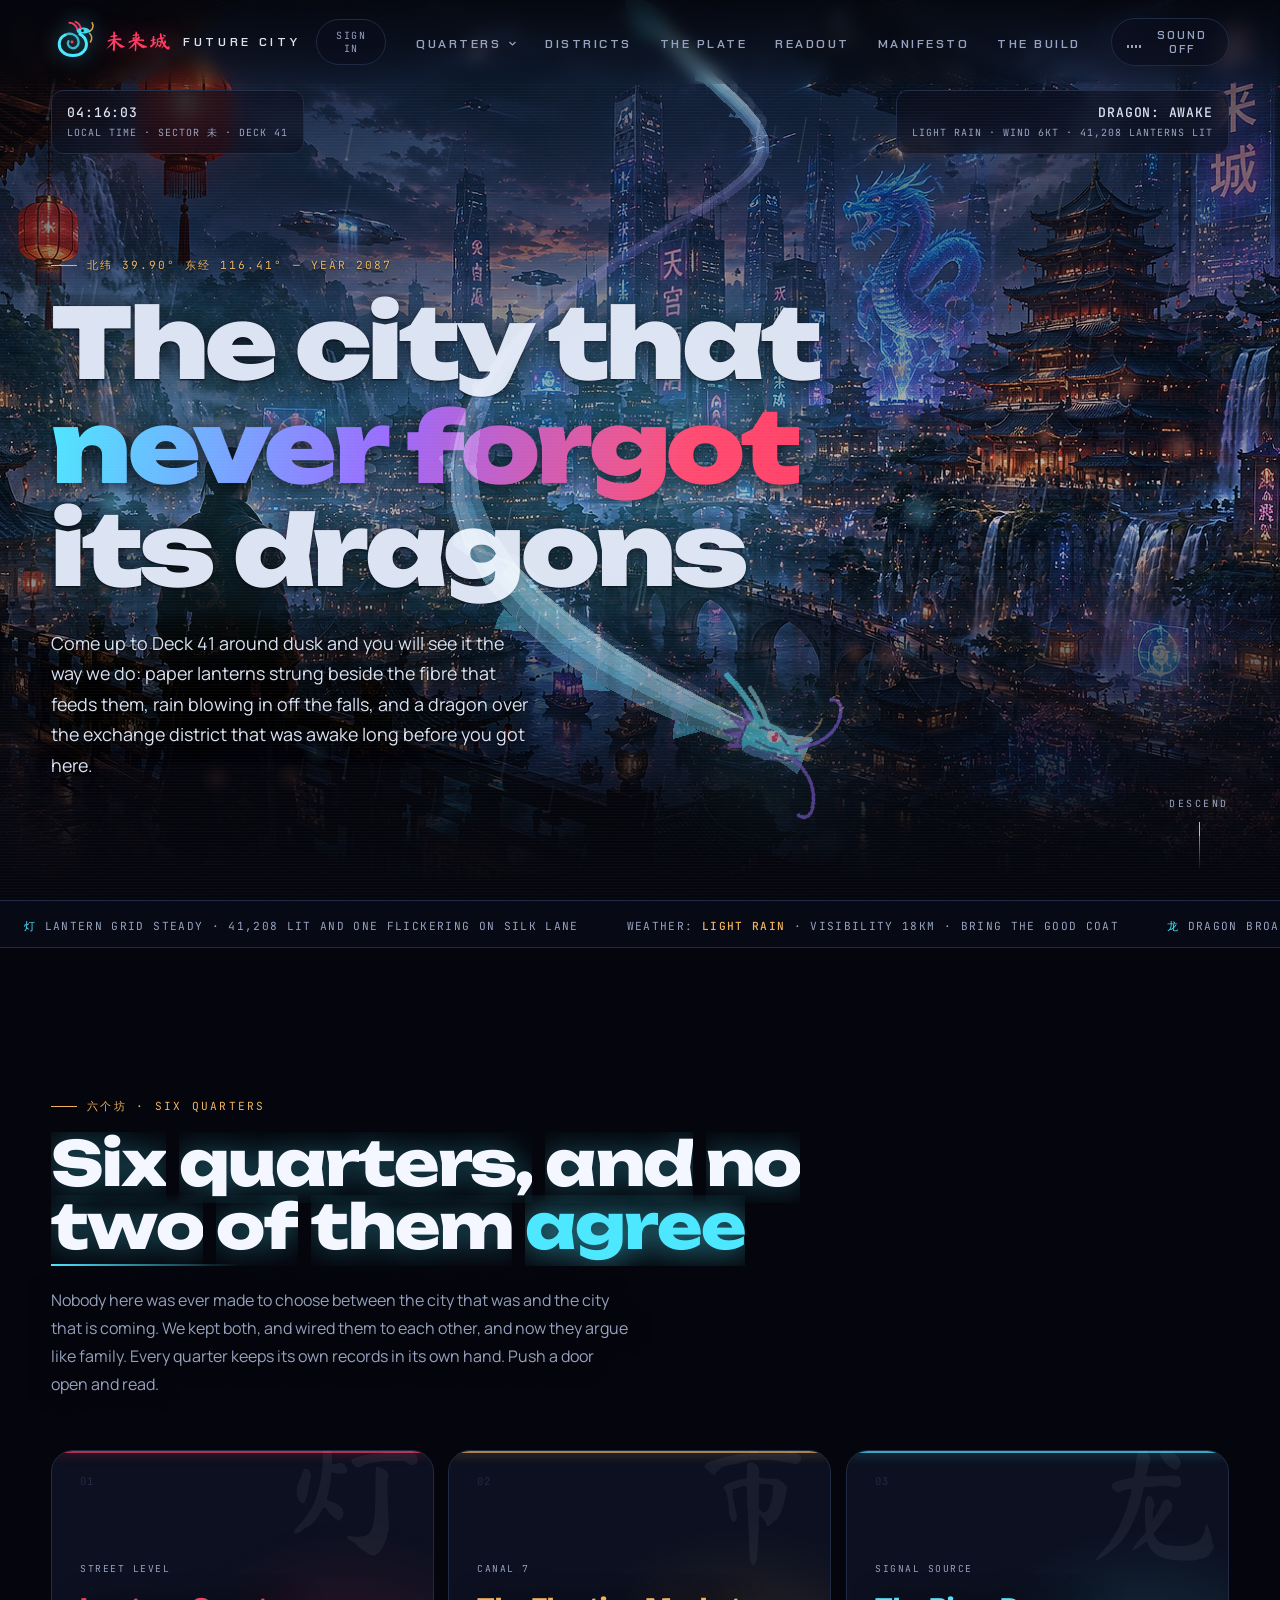
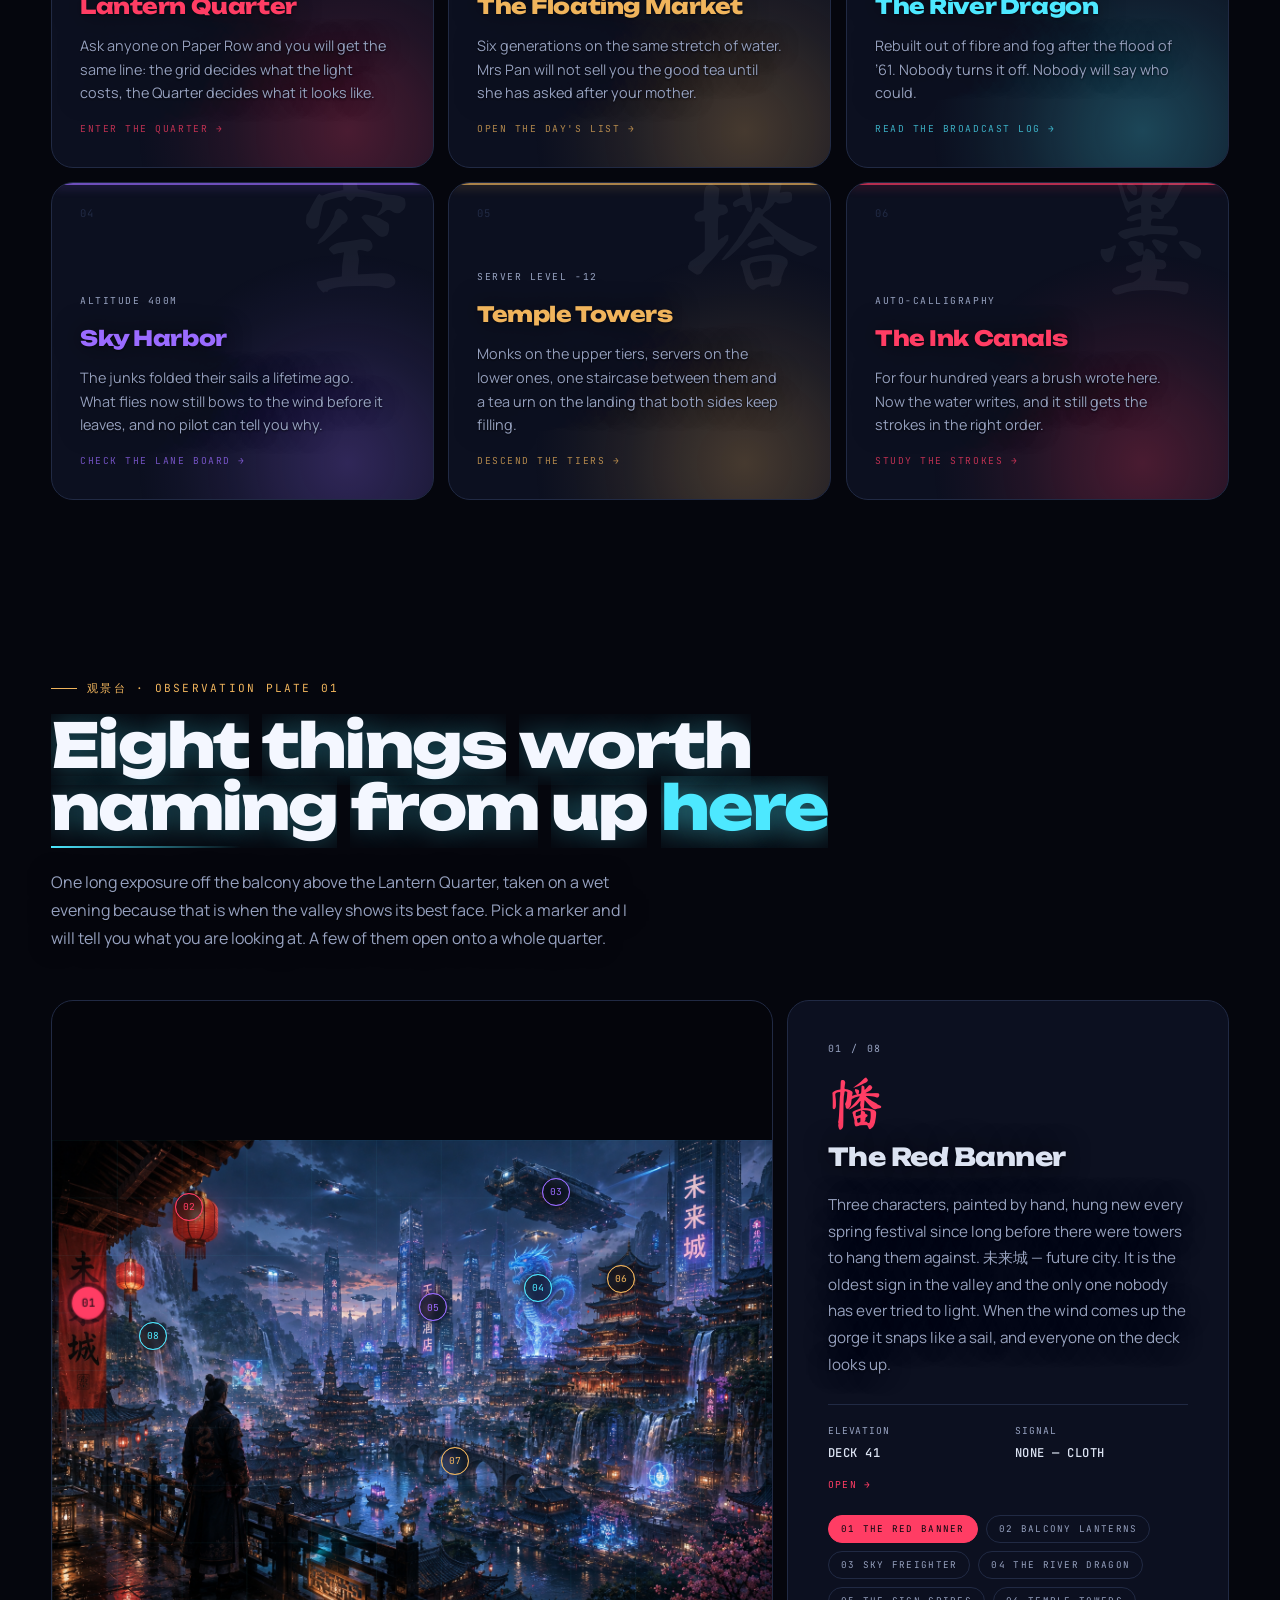
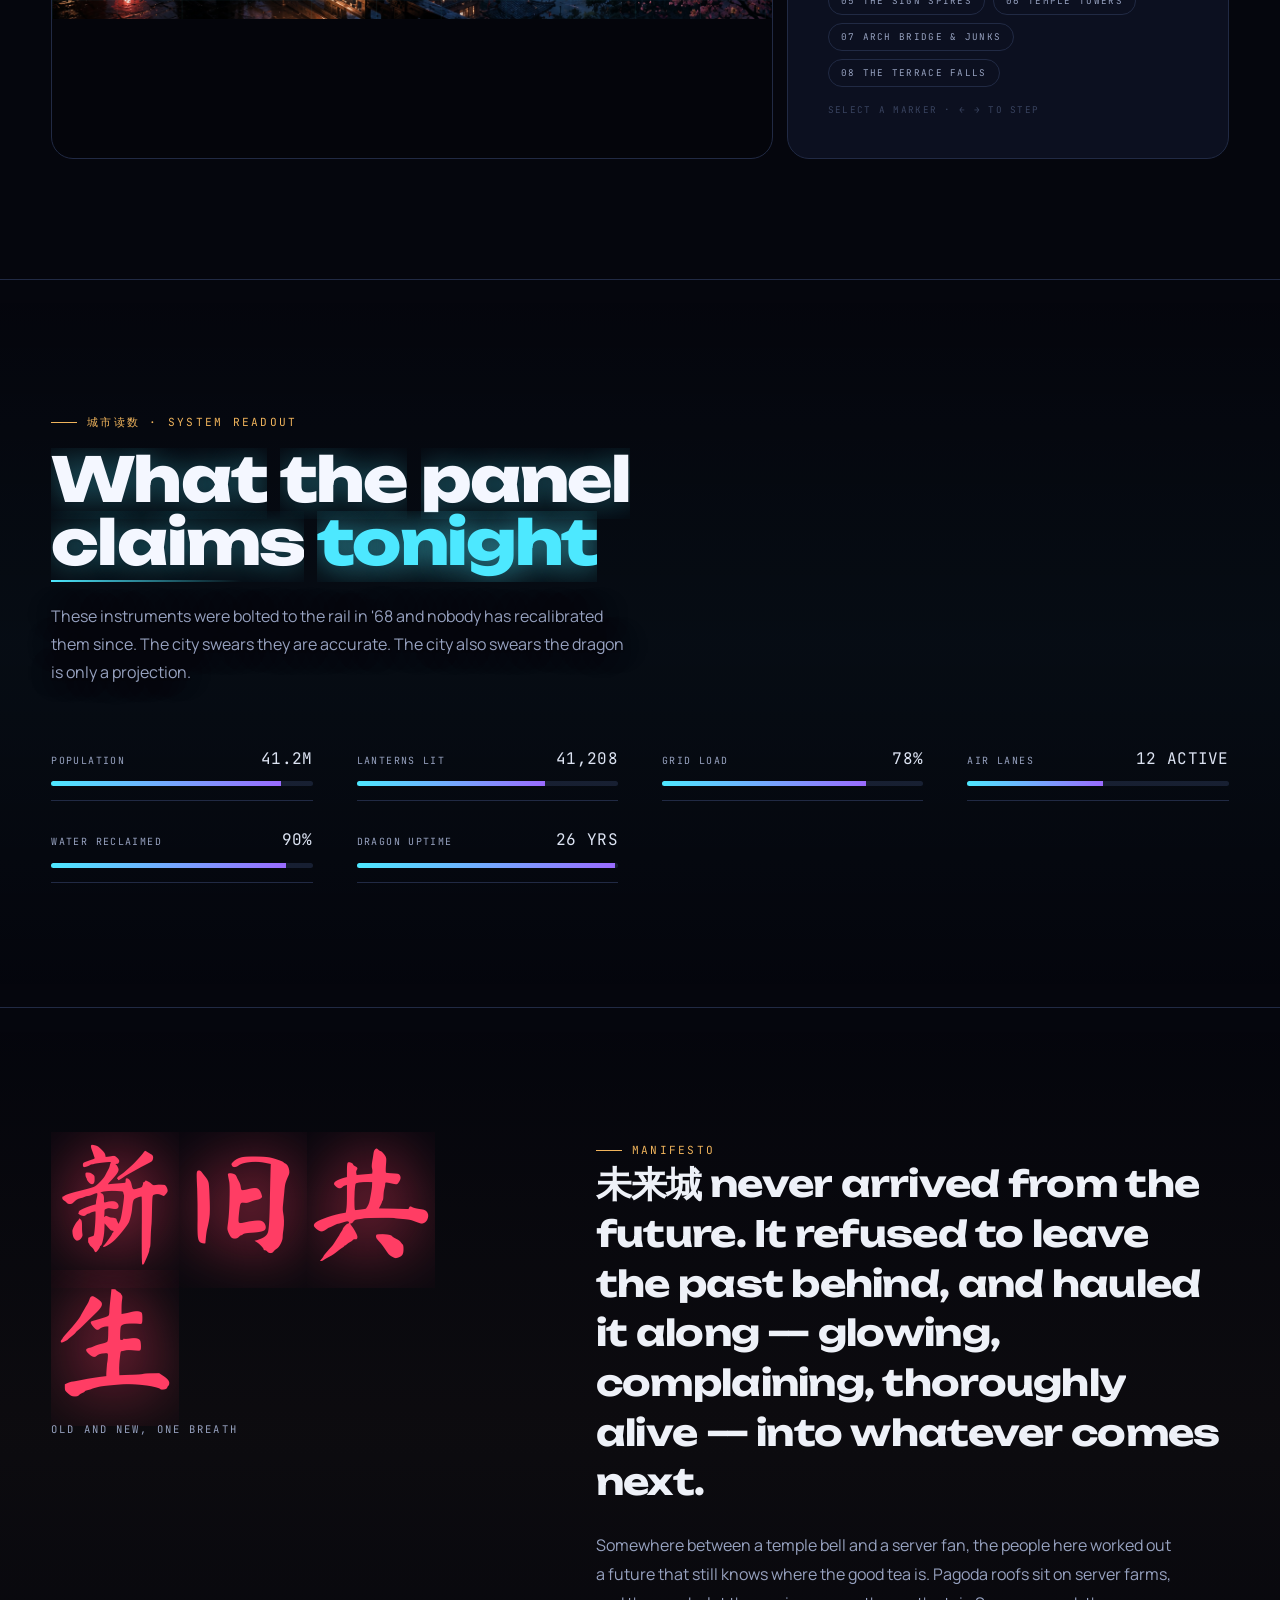
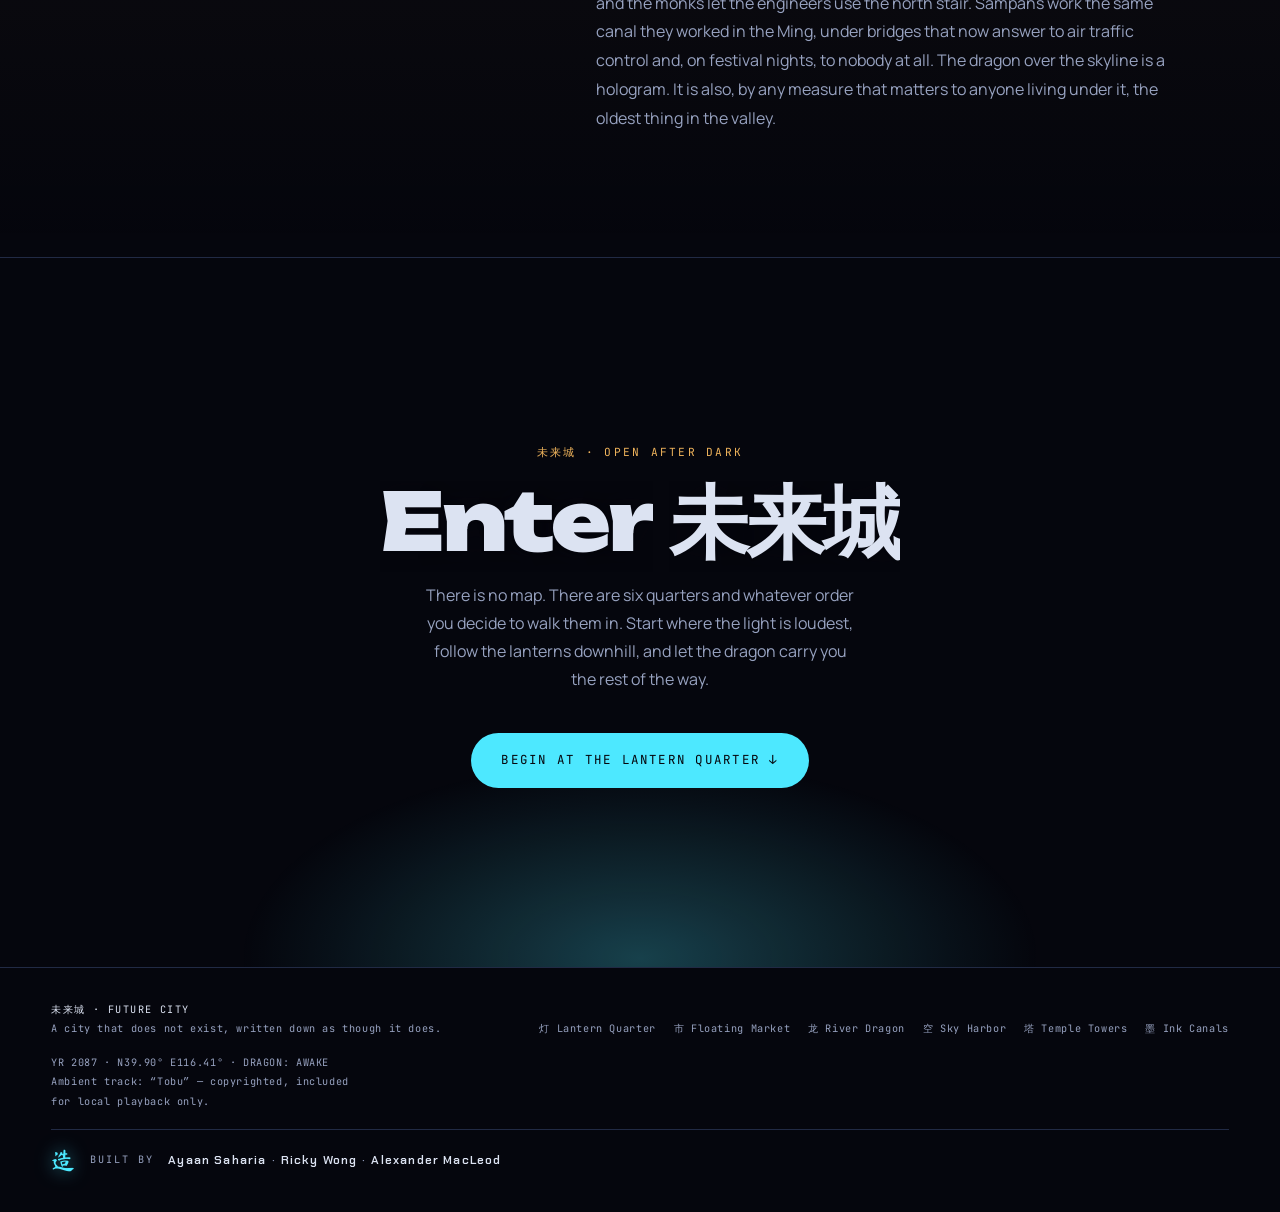
<file: index.html>
<!doctype html>
<html lang="en">
<head>
<meta charset="utf-8">
<meta name="viewport" content="width=device-width, initial-scale=1">
<title>未来城 · FUTURE CITY — Observation Deck</title>
<meta name="author" content="Ayaan Saharia, Ricky Wong, Alexander MacLeod">
<meta name="description" content="未来城 — a city that never chose between the temple and the server farm. Come up to Deck 41, and look at it the way we do.">
<link rel="preconnect" href="https://fonts.googleapis.com">
<link rel="preconnect" href="https://fonts.gstatic.com" crossorigin>
<link href="https://fonts.googleapis.com/css2?family=Unbounded:wght@400;600;700;800;900&family=Chakra+Petch:wght@500;600;700&family=Ma+Shan+Zheng&family=Manrope:wght@400;500;600;700&family=JetBrains+Mono:wght@400;500&display=swap" rel="stylesheet">
<link rel="icon" href="data:image/svg+xml,<svg xmlns='http://www.w3.org/2000/svg' viewBox='0 0 48 48'><rect width='48' height='48' rx='11' fill='%2305060d'/><path d='M33 15C41 19 43 29 37 35 31 41 19 41 13 35 7 29 9 19 16 16' fill='none' stroke='%234de8ff' stroke-width='4' stroke-linecap='round' stroke-linejoin='round'/><path d='M16 16C22 13 29 15 31 21 33 27 29 32 24 31' fill='none' stroke='%234de8ff' stroke-width='3' stroke-linecap='round' opacity='.75'/><path d='M29 10C35 6 43 7 45 12 41 15 34 15 30 13Z' fill='%234de8ff'/><path d='M30 9C28 4 25 2 21 2' fill='none' stroke='%23ff3d64' stroke-width='2.6' stroke-linecap='round'/><path d='M44 12C48 10 49 5 47 2' fill='none' stroke='%23f0b45c' stroke-width='2' stroke-linecap='round'/><circle cx='36' cy='11' r='1.7' fill='%2305060d'/></svg>">
<link rel="stylesheet" href="assets/site.css">
<link rel="stylesheet" href="assets/admin.css">
</head>
<body style="--accent:#4de8ff; --accent-2:#9a6bff">

<svg width="0" height="0" style="position:absolute" aria-hidden="true">
  <filter id="glow" x="-200%" y="-200%" width="500%" height="500%">
    <feGaussianBlur stdDeviation="4" result="blur"/>
    <feMerge><feMergeNode in="blur"/><feMergeNode in="SourceGraphic"/></feMerge>
  </filter>
  <!-- The city art is 1536x1024 and every screen asks for more than that, so
       the browser is always enlarging it. This is an unsharp mask to take the
       edge off that: it puts no detail back, it just stops the detail that is
       there from going soft on the way up. -->
  <filter id="crisp" x="0" y="0" width="100%" height="100%" color-interpolation-filters="sRGB">
    <feConvolveMatrix order="3" preserveAlpha="true"
      kernelMatrix="0 -0.35 0  -0.35 2.4 -0.35  0 -0.35 0"/>
  </filter>
</svg>

<div class="loader" id="loader">
  <span class="lglyph" style="color:var(--crimson)">未来城</span>
  <span class="lmark">Synchronizing lantern grid</span>
  <div class="lbar"><div class="lfill" id="loaderFill"></div></div>
</div>

<canvas id="ambient" aria-hidden="true"></canvas>
<div class="noise" aria-hidden="true"></div>
<div class="scanlines" aria-hidden="true"></div>
<div class="cursor-glow" id="cursorGlow" aria-hidden="true"></div>
<div class="cursor-ring" id="cursorRing" aria-hidden="true"></div>
<svg id="dragon" aria-hidden="true"><path id="dragonPath"/><g id="dragonHead"></g></svg>

<audio id="track" loop preload="none">
  <source src="Tobu%20Song%20Copyrighted.mp4" type="audio/mp4">
</audio>

<nav class="topbar">
  <a class="brand" href="index.html">
    <svg class="logo" viewBox="0 0 48 48" aria-hidden="true"><path class="coil" pathLength="150" d="M33 15 C41 19 43 29 37 35 C31 41 19 41 13 35 C7 29 9 19 16 16"/><path class="coil coil-inner" pathLength="150" d="M16 16 C22 13 29 15 31 21 C33 27 29 32 24 31 C20 30 18 26 20 23"/><g class="head"><path class="jaw" d="M29 10 C35 6 43 7 45 12 C41 15 34 15 30 13 Z"/><path class="horn" d="M30 9 C28 4 25 2 21 2"/><path class="horn" d="M34 8 C33 4 31 2 28 1" opacity=".7"/><path class="whisk" d="M44 12 C48 10 49 5 47 2"/><path class="whisk" d="M44 14 C47 17 47 21 45 24"/><circle class="eye" cx="36" cy="11" r="1.5"/></g><circle class="spark" cx="24" cy="24" r="1.6"/></svg>
    <span class="brand-name">未来城</span>
    <span class="brand-word">FUTURE&nbsp;CITY</span>
  </a>
  <div class="nav-right">
    <ul class="nav-links">
      <li class="nav-menu" id="navMenu">
        <button type="button" aria-expanded="false">Quarters
          <svg viewBox="0 0 12 12" fill="none" stroke="currentColor" stroke-width="1.6" aria-hidden="true"><path d="M2 4l4 4 4-4"/></svg>
        </button>
      </li>
      <li><a href="#districts">Districts</a></li>
      <li><a href="#atlas">The Plate</a></li>
      <li><a href="#readout">Readout</a></li>
      <li><a href="#manifesto">Manifesto</a></li>
      <li><a href="the-build.html">The Build</a></li>
    </ul>
    <button class="audio-btn" id="audioBtn" type="button" aria-pressed="false">
      <span class="eq" aria-hidden="true"><i></i><i></i><i></i><i></i></span>
      <span id="audioLabel">Sound off</span>
    </button>
  </div>
</nav>

<header class="hero" id="top">
  <div class="hero-media" id="heroMedia">
    <img src="China%20Futuristic%20City.png" alt="Night view over 未来城: neon hanzi signs, a luminous blue dragon hologram above the skyline, pagoda towers, waterfalls and a lantern-lit river, seen from a temple balcony.">
  </div>
  <canvas class="hero-rain" id="heroRain" aria-hidden="true"></canvas>

  <div class="hud-panel hud-tl">
    <b id="hudTime">--:--:--</b>
    LOCAL TIME · SECTOR 未 · DECK 41
  </div>
  <div class="hud-panel hud-tr">
    <b>DRAGON: AWAKE</b>
    LIGHT RAIN · WIND 6KT · 41,208 LANTERNS LIT
  </div>

  <div class="hero-inner">
    <span class="hero-kicker">北纬 39.90° 东经 116.41° — Year 2087</span>
    <h1 class="hero-title">
      <span class="split-line"><span class="split-word">The city that</span></span>
      <span class="split-line"><span class="split-word"><em>never forgot</em></span></span>
      <span class="split-line"><span class="split-word">its dragons</span></span>
    </h1>
    <p class="hero-sub">Come up to Deck 41 around dusk and you will see it the way we do: paper lanterns strung beside the fibre that feeds them, rain blowing in off the falls, and a dragon over the exchange district that was awake long before you got here.</p>
  </div>

  <a class="scroll-cue" href="#districts"><span>DESCEND</span><span class="rail"><i></i></span></a>
</header>

<div class="ticker" aria-hidden="true"><div class="ticker-track" id="tickerTrack"></div></div>

<section class="districts" id="districts">
  <div class="wrap">
    <div data-reveal>
      <span class="eyebrow">六个坊 · six quarters</span>
      <h2 class="sec-title">Six quarters, and no two of them agree</h2>
      <p class="sec-lede">Nobody here was ever made to choose between the city that was and the city that is coming. We kept both, and wired them to each other, and now they argue like family. Every quarter keeps its own records in its own hand. Push a door open and read.</p>
    </div>
    <div class="grid" data-reveal>

      <a class="card" href="lantern-quarter.html" style="--accent:#ff3d64">
        <span class="card-num">01</span>
        <span class="card-glyph">灯</span>
        <span class="card-glow"></span>
        <span class="card-tag">Street level</span>
        <h3 class="card-title">Lantern Quarter</h3>
        <p class="card-copy">Ask anyone on Paper Row and you will get the same line: the grid decides what the light costs, the Quarter decides what it looks like.</p>
        <span class="card-go">Enter the quarter →</span>
      </a>

      <a class="card" href="floating-market.html" style="--accent:#f0b45c">
        <span class="card-num">02</span>
        <span class="card-glyph">市</span>
        <span class="card-glow"></span>
        <span class="card-tag">Canal 7</span>
        <h3 class="card-title">The Floating Market</h3>
        <p class="card-copy">Six generations on the same stretch of water. Mrs Pan will not sell you the good tea until she has asked after your mother.</p>
        <span class="card-go">Open the day's list →</span>
      </a>

      <a class="card" href="river-dragon.html" style="--accent:#4de8ff">
        <span class="card-num">03</span>
        <span class="card-glyph">龙</span>
        <span class="card-glow"></span>
        <span class="card-tag">Signal source</span>
        <h3 class="card-title">The River Dragon</h3>
        <p class="card-copy">Rebuilt out of fibre and fog after the flood of ’61. Nobody turns it off. Nobody will say who could.</p>
        <span class="card-go">Read the broadcast log →</span>
      </a>

      <a class="card" href="sky-harbor.html" style="--accent:#9a6bff">
        <span class="card-num">04</span>
        <span class="card-glyph">空</span>
        <span class="card-glow"></span>
        <span class="card-tag">Altitude 400m</span>
        <h3 class="card-title">Sky Harbor</h3>
        <p class="card-copy">The junks folded their sails a lifetime ago. What flies now still bows to the wind before it leaves, and no pilot can tell you why.</p>
        <span class="card-go">Check the lane board →</span>
      </a>

      <a class="card" href="temple-towers.html" style="--accent:#f0b45c">
        <span class="card-num">05</span>
        <span class="card-glyph">塔</span>
        <span class="card-glow"></span>
        <span class="card-tag">Server level −12</span>
        <h3 class="card-title">Temple Towers</h3>
        <p class="card-copy">Monks on the upper tiers, servers on the lower ones, one staircase between them and a tea urn on the landing that both sides keep filling.</p>
        <span class="card-go">Descend the tiers →</span>
      </a>

      <a class="card" href="ink-canals.html" style="--accent:#ff3d64">
        <span class="card-num">06</span>
        <span class="card-glyph">墨</span>
        <span class="card-glow"></span>
        <span class="card-tag">Auto-calligraphy</span>
        <h3 class="card-title">The Ink Canals</h3>
        <p class="card-copy">For four hundred years a brush wrote here. Now the water writes, and it still gets the strokes in the right order.</p>
        <span class="card-go">Study the strokes →</span>
      </a>

    </div>
  </div>
</section>

<section class="atlas" id="atlas">
  <div class="wrap">
    <div data-reveal>
      <span class="eyebrow">观景台 · observation plate 01</span>
      <h2 class="sec-title">Eight things worth naming from up here</h2>
      <p class="sec-lede">One long exposure off the balcony above the Lantern Quarter, taken on a wet evening because that is when the valley shows its best face. Pick a marker and I will tell you what you are looking at. A few of them open onto a whole quarter.</p>
    </div>

    <div class="plate-shell" data-reveal>
      <div class="plate">
        <div class="plate-inner" id="plateInner">
          <img src="China%20Futuristic%20City.png" alt="Annotated observation plate of 未来城, with markers over the lanterns, dragon hologram, sky freighter, temple towers, neon signage, the river bridge, the falls, and the balcony banner.">
          <div class="plate-grid" aria-hidden="true"></div>
        </div>
      </div>
      <div class="plate-read" id="plateRead">
        <span class="read-index" id="readIndex">01 / 08</span>
        <div class="read-glyph" id="readGlyph">幡</div>
        <h3 class="read-title" id="readTitle">The Red Banner</h3>
        <p class="read-copy" id="readCopy"></p>
        <div class="read-meta">
          <span>Elevation<b id="readAlt">—</b></span>
          <span>Signal<b id="readSig">—</b></span>
        </div>
        <a class="read-link" id="readLink" href="#" hidden>Open →</a>
        <div class="plate-nav" id="plateNav"></div>
        <span class="read-hint">Select a marker · ← → to step</span>
      </div>
    </div>
  </div>
</section>

<section class="sec bordered" id="readout" style="background:linear-gradient(180deg, transparent, rgba(77,232,255,.03), transparent)">
  <div class="wrap">
    <div data-reveal>
      <span class="eyebrow">城市读数 · system readout</span>
      <h2 class="sec-title">What the panel claims tonight</h2>
      <p class="sec-lede">These instruments were bolted to the rail in '68 and nobody has recalibrated them since. The city swears they are accurate. The city also swears the dragon is only a projection.</p>
    </div>
    <div class="readout" data-reveal>
      <div class="meter"><div class="meter-top"><span class="label">Population</span><span class="value">41.2M</span></div><div class="meter-track"><div class="meter-fill" data-target="88"></div></div></div>
      <div class="meter"><div class="meter-top"><span class="label">Lanterns lit</span><span class="value">41,208</span></div><div class="meter-track"><div class="meter-fill" data-target="72"></div></div></div>
      <div class="meter"><div class="meter-top"><span class="label">Grid load</span><span class="value">78%</span></div><div class="meter-track"><div class="meter-fill" data-target="78"></div></div></div>
      <div class="meter"><div class="meter-top"><span class="label">Air lanes</span><span class="value">12 ACTIVE</span></div><div class="meter-track"><div class="meter-fill" data-target="52"></div></div></div>
      <div class="meter"><div class="meter-top"><span class="label">Water reclaimed</span><span class="value">90%</span></div><div class="meter-track"><div class="meter-fill" data-target="90"></div></div></div>
      <div class="meter"><div class="meter-top"><span class="label">Dragon uptime</span><span class="value">26 YRS</span></div><div class="meter-track"><div class="meter-fill" data-target="99"></div></div></div>
    </div>
  </div>
</section>

<section class="sec bordered" id="manifesto" style="background:linear-gradient(180deg, transparent, rgba(240,180,92,.035), transparent); border-bottom:1px solid var(--line)">
  <div class="wrap split-cols">
    <div data-reveal>
      <div class="mark-hanzi" style="color:var(--crimson)">新旧共生<small>Old and new, one breath</small></div>
    </div>
    <div data-reveal>
      <span class="eyebrow">Manifesto</span>
      <p class="statement">未来城 never arrived from the future. It refused to leave the past behind, and hauled it along — glowing, complaining, thoroughly alive — into whatever comes next.</p>
      <p class="body-copy">Somewhere between a temple bell and a server fan, the people here worked out a future that still knows where the good tea is. Pagoda roofs sit on server farms, and the monks let the engineers use the north stair. Sampans work the same canal they worked in the Ming, under bridges that now answer to air traffic control and, on festival nights, to nobody at all. The dragon over the skyline is a hologram. It is also, by any measure that matters to anyone living under it, the oldest thing in the valley.</p>
    </div>
  </div>
</section>

<section class="enter" id="enter">
  <div class="wrap">
    <span class="eyebrow">未来城 · open after dark</span>
    <h2 data-reveal>Enter 未来城</h2>
    <p data-reveal>There is no map. There are six quarters and whatever order you decide to walk them in. Start where the light is loudest, follow the lanterns downhill, and let the dragon carry you the rest of the way.</p>
    <a class="enter-link" href="lantern-quarter.html" data-reveal>Begin at the Lantern Quarter ↓</a>
  </div>
</section>

<footer>
  <div>
    <span class="fmark">未来城 · FUTURE CITY</span><br>
    A city that does not exist, written down as though it does.
  </div>
  <nav class="foot-links" aria-label="Quarters">
    <a href="lantern-quarter.html">灯 Lantern Quarter</a>
    <a href="floating-market.html">市 Floating Market</a>
    <a href="river-dragon.html">龙 River Dragon</a>
    <a href="sky-harbor.html">空 Sky Harbor</a>
    <a href="temple-towers.html">塔 Temple Towers</a>
    <a href="ink-canals.html">墨 Ink Canals</a>
  </nav>
  <div class="credits">
    <span class="credits-mark" aria-hidden="true">造</span>
    <span class="credits-lede">Built by</span>
    <ul class="credits-names">
      <li><a href="the-build.html">Ayaan Saharia</a></li>
      <li><a href="the-build.html">Ricky Wong</a></li>
      <li><a href="the-build.html">Alexander MacLeod</a></li>
    </ul>
  </div>
  <div class="fine">
    YR 2087 · N39.90° E116.41° · DRAGON: AWAKE<br>
    Ambient track: “Tobu” — copyrighted, included for local playback only.
  </div>
</footer>

<script>
window.FC_TICKER = [
  '<em>灯</em> LANTERN GRID STEADY · 41,208 LIT AND ONE FLICKERING ON SILK LANE',
  'WEATHER: <b>LIGHT RAIN</b> · VISIBILITY 18KM · BRING THE GOOD COAT',
  '<em>龙</em> DRAGON BROADCAST — UNBROKEN SINCE 2061',
  'AIR LANES 12 ACTIVE, 2 SENT THE LONG WAY ROUND OVER THE FALLS',
  'CANAL 7 NIGHT MARKET OPEN UNTIL THE TIDE TURNS',
  '<em>塔</em> TEMPLE TOWERS · SUBLEVEL COOLING STABLE · EVENING BELL AT NINE',
  'LOST ON PAPER ROW: ONE GREY CAT, ANSWERS TO NOTHING',
  'CURFEW LIFTS 05:00 · FIRST FERRY 05:20 · TEA BY 05:25'
];

window.FC_PINS = [
  { x:5,    y:34, glyph:'幡', hue:'#ff3d64', title:'The Red Banner',      alt:'Deck 41',        sig:'None — cloth',
    copy:'Three characters, painted by hand, hung new every spring festival since long before there were towers to hang them against. 未来城 — future city. It is the oldest sign in the valley and the only one nobody has ever tried to light. When the wind comes up the gorge it snaps like a sail, and everyone on the deck looks up.' },
  { x:19,   y:14, glyph:'灯', hue:'#ff3d64', title:'Balcony Lanterns',    alt:'Deck 41',        sig:'Grid loop 7',
    href:'lantern-quarter.html', linkName:'the Lantern Quarter',
    copy:'Silk stretched over a lattice frame, a filament inside, running off the same feed as the freight lanes overhead. The Quarter spent eleven years in hearings to keep the shape and give up the flame. Ask the women on Paper Row whether it was worth it and they will look at you as though you had asked whether your own name was worth it.' },
  { x:70,   y:11, glyph:'舟', hue:'#9a6bff', title:'Sky Freighter',       alt:'620 m',          sig:'Lane 12 · inbound',
    href:'sky-harbor.html', linkName:'Sky Harbor',
    copy:'A bulk hauler on the evening approach, running dark but for its lane lights. It dips its nose before it clears the ridge — a bow the pilots inherited from the river junks and have never once explained. Ask three of them and you will get a shrug, a superstition, and a very long story about a grandfather.' },
  { x:67.5, y:31, glyph:'龙', hue:'#4de8ff', title:'The River Dragon',    alt:'340 m',          sig:'Broadcast · permanent',
    href:'river-dragon.html', linkName:'the River Dragon',
    copy:'Not advertising. A civic projection that has coiled over the exchange district since ’61, built from a scan of the one temple carving the flood left standing. It has never been switched off. No department will admit to owning the switch, and by now nobody is in a hurry to find it.' },
  { x:53,   y:35, glyph:'字', hue:'#9a6bff', title:'The Sign Spires',     alt:'180–400 m',      sig:'Commercial',
    copy:'天宫酒店 — the Sky Palace — and four hundred neighbours stacked on top of one another, because the valley floor ran out in 2044 and the only direction left was up. Every one of those characters is angled to be read from the river. Down at street level you get their backs, and a great deal of light you did not ask for.' },
  { x:79,   y:29, glyph:'塔', hue:'#f0b45c', title:'Temple Towers',       alt:'90 m · −12 sub', sig:'Dark fibre',
    href:'temple-towers.html', linkName:'the Temple Towers',
    copy:'Tiered roofs in the old order, with a server farm humming under every tier. Monks and technicians share the north stair and, by an agreement nobody has ever written down, the same tea urn on the landing. Whoever empties it fills it.' },
  { x:56,   y:67, glyph:'桥', hue:'#f0b45c', title:'Arch Bridge & Junks', alt:'River level',    sig:'Canal 7',
    href:'floating-market.html', linkName:'the Floating Market',
    copy:'Ming stone, load-tested for maglev in ’72 and passed without a single modification, which the engineers found insulting and the masons found funny. Underneath, lantern-hung sampans trade at their own speed, entirely indifferent to the timetable going over their heads.' },
  { x:14,   y:41, glyph:'瀑', hue:'#4de8ff', title:'The Terrace Falls',   alt:'900 m drop',     sig:'Hydro loop',
    href:'ink-canals.html', linkName:'the Ink Canals',
    copy:'Reclaimed rain, let go down the cliffs on both flanks of the valley. Ninety per cent is caught again before it ever reaches the river. The last ten per cent is allowed to fall purely for the look of the thing, and there is a line in the district budget that says so.' }
];
</script>
<script src="assets/auth.js"></script>
<script src="assets/admin.js"></script>
<script src="assets/site.js"></script>
</body>
</html>
</file>
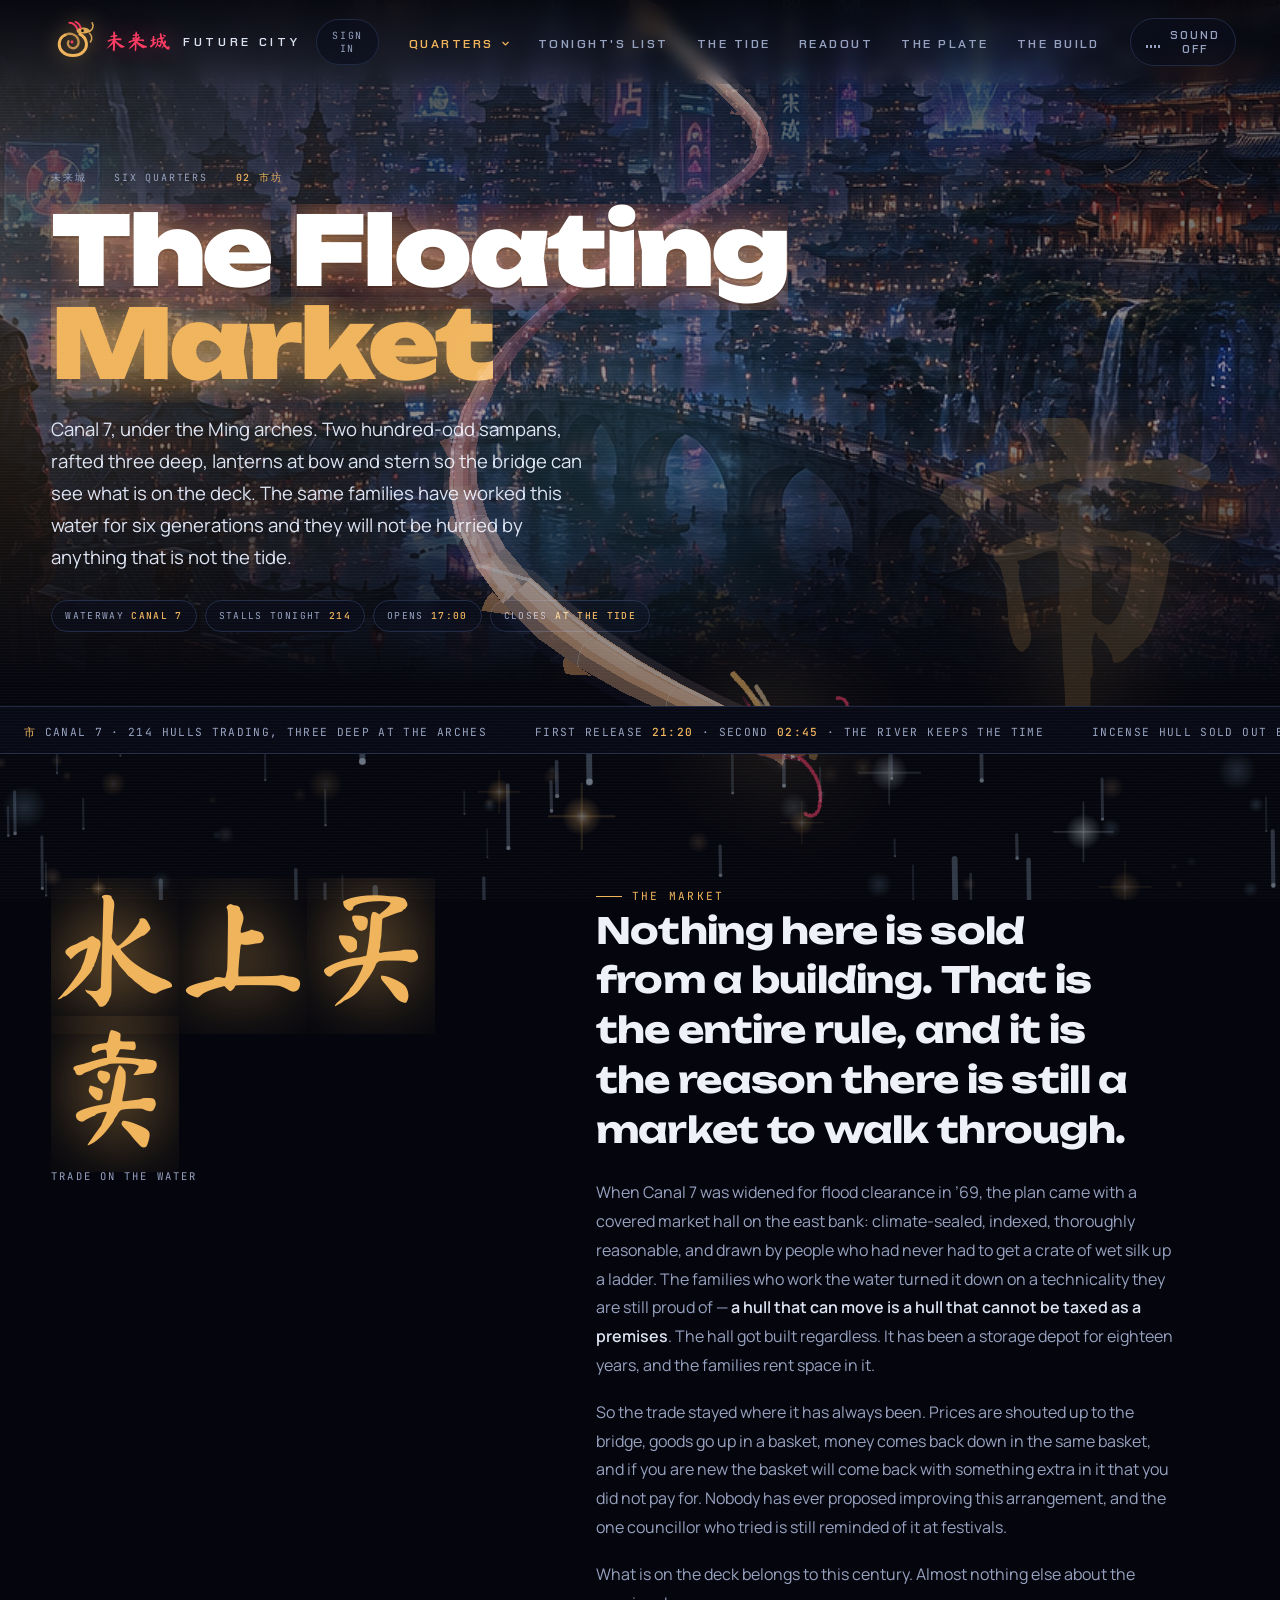
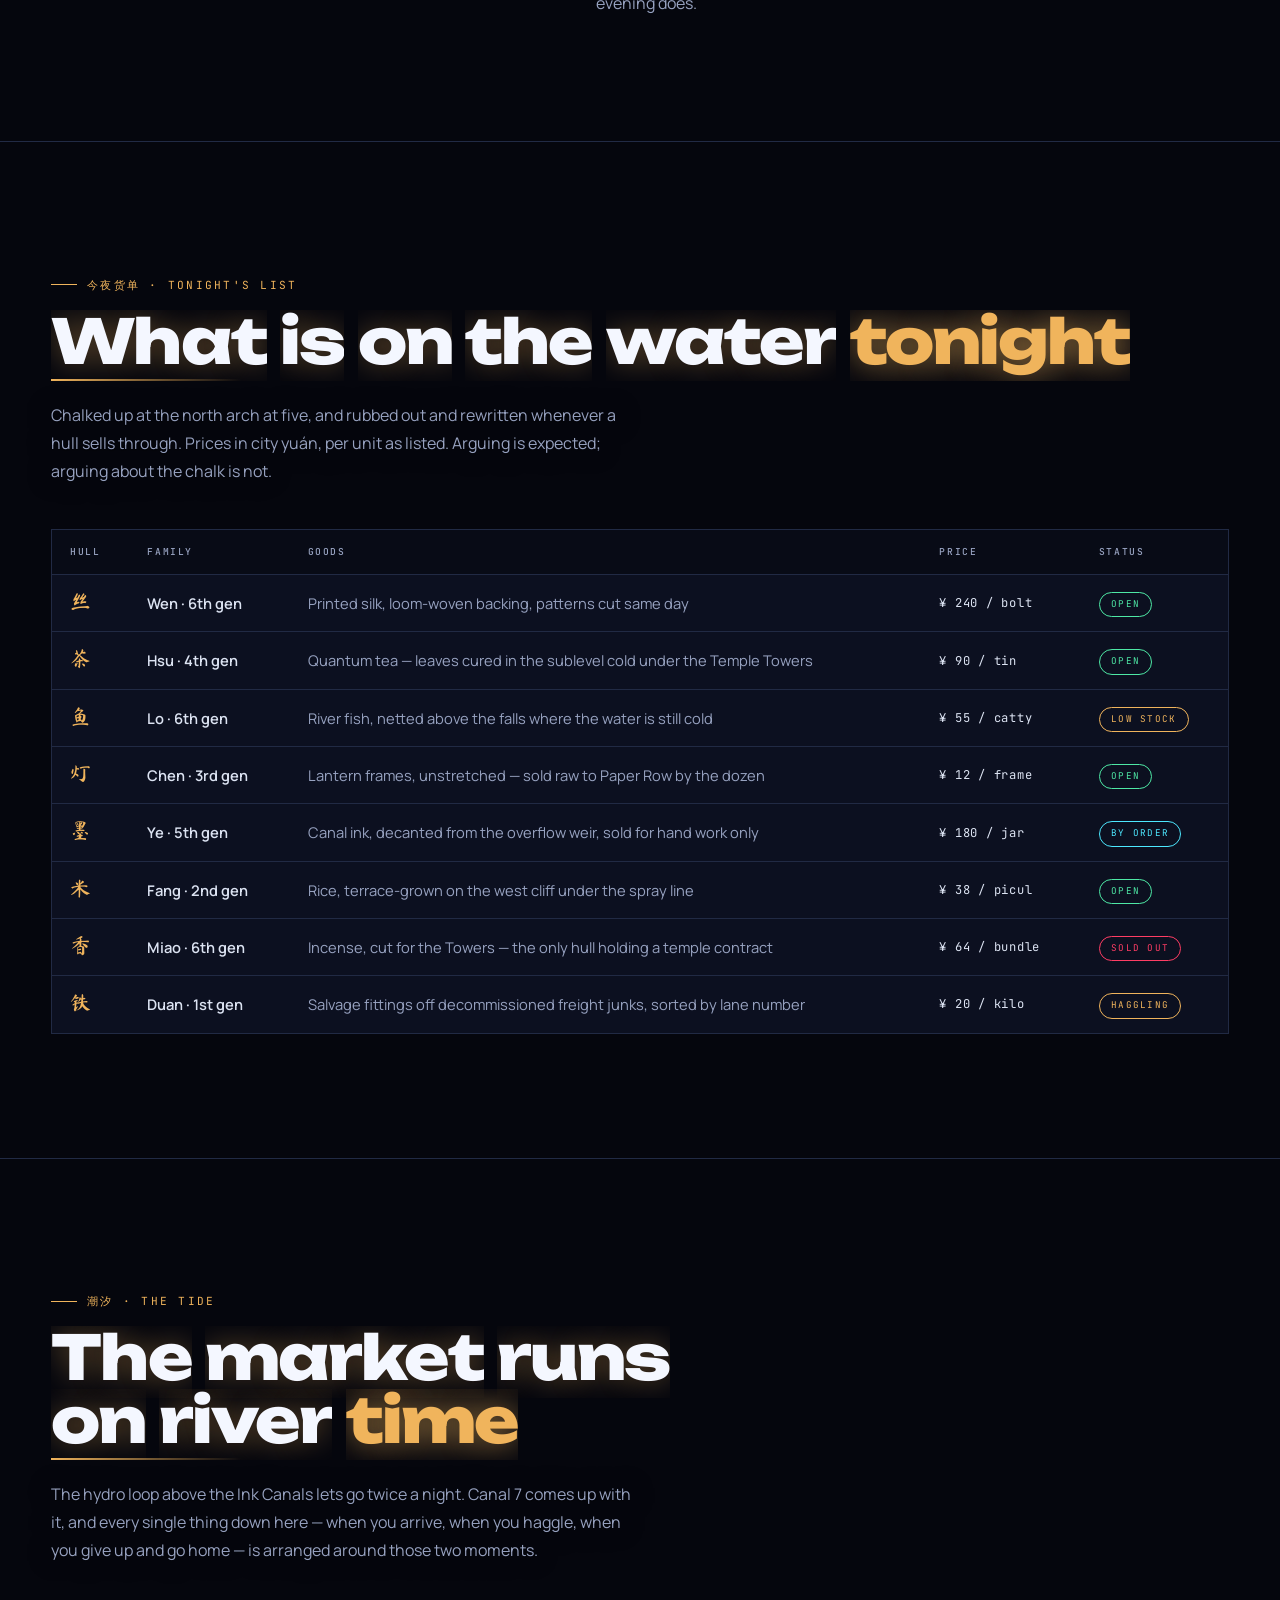
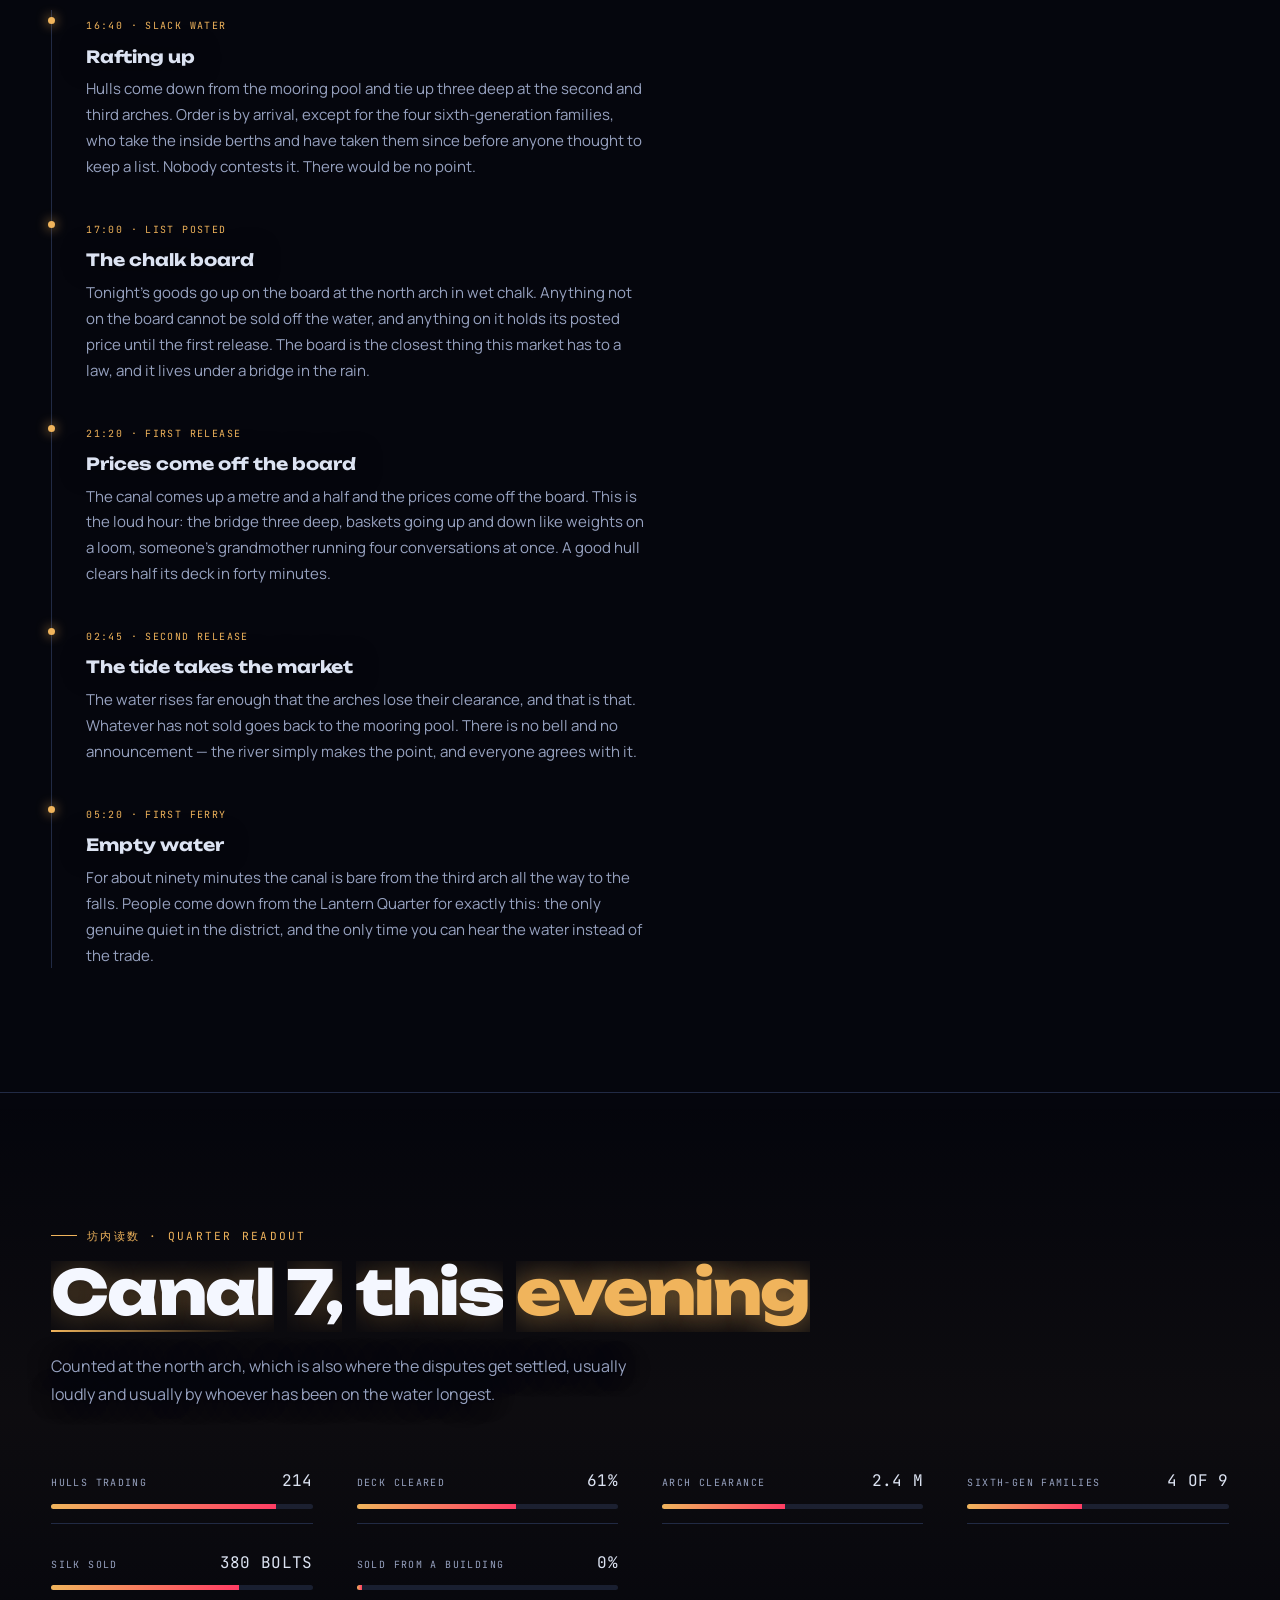
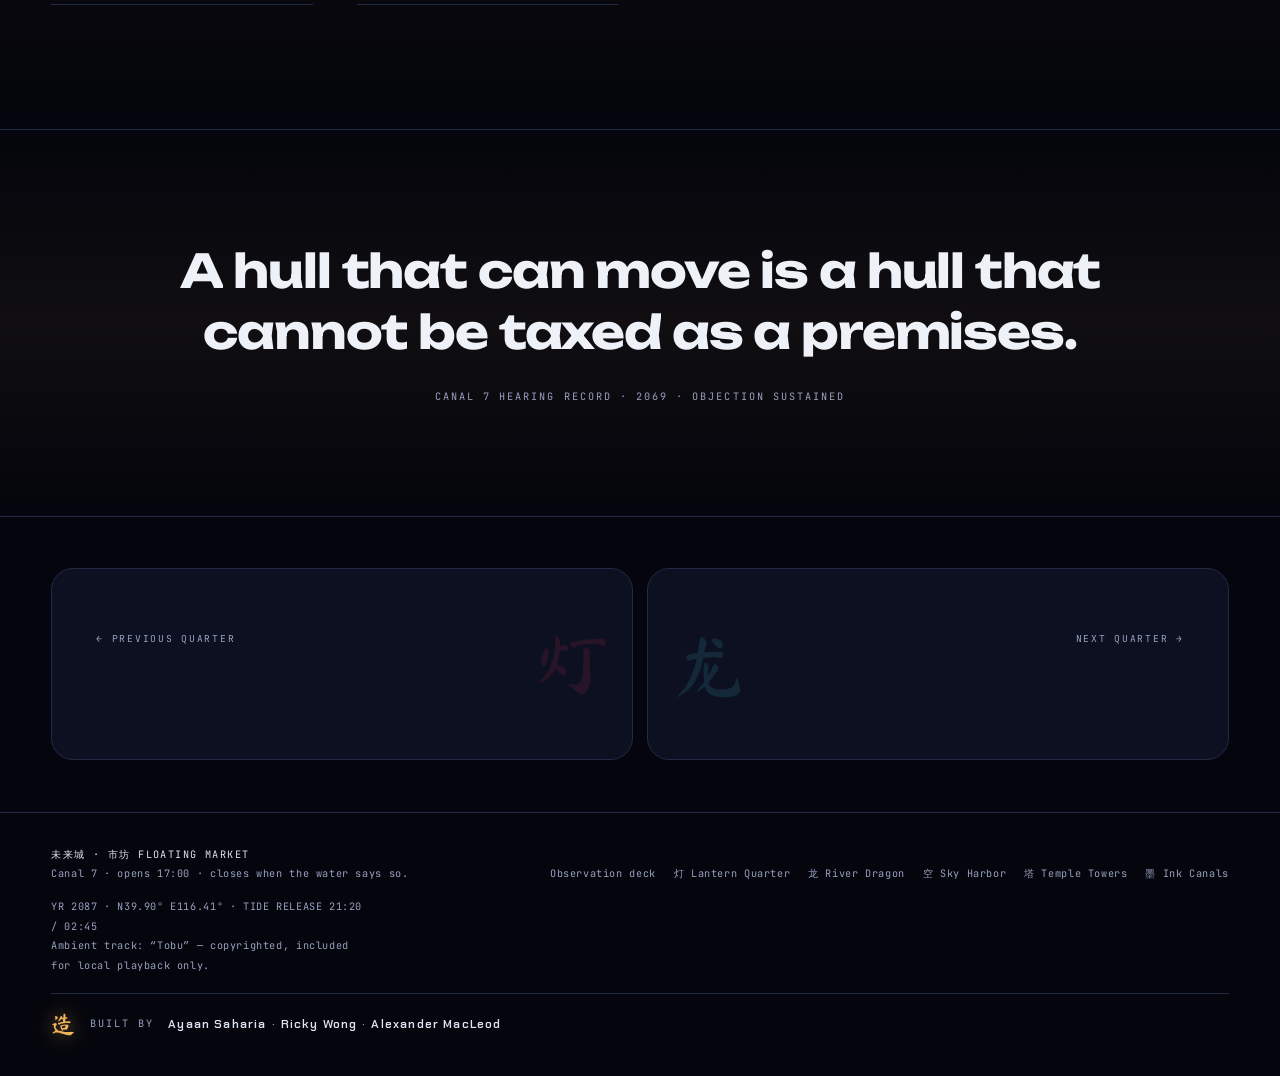
<file: floating-market.html>
<!doctype html>
<html lang="en">
<head>
<meta charset="utf-8">
<meta name="viewport" content="width=device-width, initial-scale=1">
<title>The Floating Market · 未来城</title>
<meta name="author" content="Ayaan Saharia, Ricky Wong, Alexander MacLeod">
<meta name="description" content="市坊 — Canal 7 in 未来城. Sampans stacked with printed silk and quantum tea, sold by the same families for six generations.">
<link rel="preconnect" href="https://fonts.googleapis.com">
<link rel="preconnect" href="https://fonts.gstatic.com" crossorigin>
<link href="https://fonts.googleapis.com/css2?family=Unbounded:wght@400;600;700;800;900&family=Chakra+Petch:wght@500;600;700&family=Ma+Shan+Zheng&family=Manrope:wght@400;500;600;700&family=JetBrains+Mono:wght@400;500&display=swap" rel="stylesheet">
<link rel="icon" href="data:image/svg+xml,<svg xmlns='http://www.w3.org/2000/svg' viewBox='0 0 48 48'><rect width='48' height='48' rx='11' fill='%2305060d'/><path d='M33 15C41 19 43 29 37 35 31 41 19 41 13 35 7 29 9 19 16 16' fill='none' stroke='%234de8ff' stroke-width='4' stroke-linecap='round' stroke-linejoin='round'/><path d='M16 16C22 13 29 15 31 21 33 27 29 32 24 31' fill='none' stroke='%234de8ff' stroke-width='3' stroke-linecap='round' opacity='.75'/><path d='M29 10C35 6 43 7 45 12 41 15 34 15 30 13Z' fill='%234de8ff'/><path d='M30 9C28 4 25 2 21 2' fill='none' stroke='%23ff3d64' stroke-width='2.6' stroke-linecap='round'/><path d='M44 12C48 10 49 5 47 2' fill='none' stroke='%23f0b45c' stroke-width='2' stroke-linecap='round'/><circle cx='36' cy='11' r='1.7' fill='%2305060d'/></svg>">
<link rel="stylesheet" href="assets/site.css">
<link rel="stylesheet" href="assets/admin.css">
</head>
<body data-district="floating-market" style="--accent:#f0b45c; --accent-2:#ff3d64">

<svg width="0" height="0" style="position:absolute" aria-hidden="true">
  <filter id="glow" x="-200%" y="-200%" width="500%" height="500%">
    <feGaussianBlur stdDeviation="4" result="blur"/>
    <feMerge><feMergeNode in="blur"/><feMergeNode in="SourceGraphic"/></feMerge>
  </filter>
  <!-- The city art is 1536x1024 and every screen asks for more than that, so
       the browser is always enlarging it. This is an unsharp mask to take the
       edge off that: it puts no detail back, it just stops the detail that is
       there from going soft on the way up. -->
  <filter id="crisp" x="0" y="0" width="100%" height="100%" color-interpolation-filters="sRGB">
    <feConvolveMatrix order="3" preserveAlpha="true"
      kernelMatrix="0 -0.35 0  -0.35 2.4 -0.35  0 -0.35 0"/>
  </filter>
</svg>

<div class="loader" id="loader">
  <span class="lglyph">市</span>
  <span class="lmark">Opening the stalls</span>
  <div class="lbar"><div class="lfill" id="loaderFill"></div></div>
</div>

<canvas id="ambient" aria-hidden="true"></canvas>
<div class="noise" aria-hidden="true"></div>
<div class="scanlines" aria-hidden="true"></div>
<div class="cursor-glow" id="cursorGlow" aria-hidden="true"></div>
<div class="cursor-ring" id="cursorRing" aria-hidden="true"></div>
<svg id="dragon" aria-hidden="true"><path id="dragonPath"/><g id="dragonHead"></g></svg>

<audio id="track" loop preload="none">
  <source src="Tobu%20Song%20Copyrighted.mp4" type="audio/mp4">
</audio>

<nav class="topbar">
  <a class="brand" href="index.html">
    <svg class="logo" viewBox="0 0 48 48" aria-hidden="true"><path class="coil" pathLength="150" d="M33 15 C41 19 43 29 37 35 C31 41 19 41 13 35 C7 29 9 19 16 16"/><path class="coil coil-inner" pathLength="150" d="M16 16 C22 13 29 15 31 21 C33 27 29 32 24 31 C20 30 18 26 20 23"/><g class="head"><path class="jaw" d="M29 10 C35 6 43 7 45 12 C41 15 34 15 30 13 Z"/><path class="horn" d="M30 9 C28 4 25 2 21 2"/><path class="horn" d="M34 8 C33 4 31 2 28 1" opacity=".7"/><path class="whisk" d="M44 12 C48 10 49 5 47 2"/><path class="whisk" d="M44 14 C47 17 47 21 45 24"/><circle class="eye" cx="36" cy="11" r="1.5"/></g><circle class="spark" cx="24" cy="24" r="1.6"/></svg>
    <span class="brand-name">未来城</span>
    <span class="brand-word">FUTURE&nbsp;CITY</span>
  </a>
  <div class="nav-right">
    <ul class="nav-links">
      <li class="nav-menu" id="navMenu">
        <button type="button" aria-expanded="false">Quarters
          <svg viewBox="0 0 12 12" fill="none" stroke="currentColor" stroke-width="1.6" aria-hidden="true"><path d="M2 4l4 4 4-4"/></svg>
        </button>
      </li>
      <li><a href="#list">Tonight's list</a></li>
      <li><a href="#tide">The Tide</a></li>
      <li><a href="#readout">Readout</a></li>
      <li><a href="index.html#atlas">The Plate</a></li>
      <li><a href="the-build.html">The Build</a></li>
    </ul>
    <button class="audio-btn" id="audioBtn" type="button" aria-pressed="false">
      <span class="eq" aria-hidden="true"><i></i><i></i><i></i><i></i></span>
      <span id="audioLabel">Sound off</span>
    </button>
  </div>
</nav>

<header class="subhero">
  <div class="subhero-media">
    <img src="China%20Futuristic%20City.png" alt="The river through 未来城, arch bridges and lantern-hung sampans trading beneath the towers." style="--sx:56%; --sy:76%; --sz:1.8">
  </div>
  <span class="subhero-glyph" aria-hidden="true">市</span>
  <div class="subhero-inner">
    <p class="crumb"><a href="index.html">未来城</a> <i>/</i> <a href="index.html#districts">Six quarters</a> <i>/</i> <b>02 市坊</b></p>
    <h1 class="page-title">The Floating Market</h1>
    <p class="page-tagline">Canal 7, under the Ming arches. Two hundred-odd sampans, rafted three deep, lanterns at bow and stern so the bridge can see what is on the deck. The same families have worked this water for six generations and they will not be hurried by anything that is not the tide.</p>
    <div class="page-chips">
      <span class="chip">Waterway <b>Canal 7</b></span>
      <span class="chip">Stalls tonight <b>214</b></span>
      <span class="chip">Opens <b>17:00</b></span>
      <span class="chip">Closes <b>At the tide</b></span>
    </div>
  </div>
</header>

<div class="ticker" aria-hidden="true"><div class="ticker-track" id="tickerTrack"></div></div>

<section class="sec">
  <div class="wrap split-cols">
    <div data-reveal>
      <div class="mark-hanzi">水上买卖<small>Trade on the water</small></div>
    </div>
    <div data-reveal>
      <span class="eyebrow">The market</span>
      <p class="statement">Nothing here is sold from a building. That is the entire rule, and it is the reason there is still a market to walk through.</p>
      <p class="body-copy">When Canal 7 was widened for flood clearance in ’69, the plan came with a covered market hall on the east bank: climate-sealed, indexed, thoroughly reasonable, and drawn by people who had never had to get a crate of wet silk up a ladder. The families who work the water turned it down on a technicality they are still proud of — <b>a hull that can move is a hull that cannot be taxed as a premises</b>. The hall got built regardless. It has been a storage depot for eighteen years, and the families rent space in it.</p>
      <p class="body-copy">So the trade stayed where it has always been. Prices are shouted up to the bridge, goods go up in a basket, money comes back down in the same basket, and if you are new the basket will come back with something extra in it that you did not pay for. Nobody has ever proposed improving this arrangement, and the one councillor who tried is still reminded of it at festivals.</p>
      <p class="body-copy">What is on the deck belongs to this century. Almost nothing else about the evening does.</p>
    </div>
  </div>
</section>

<section class="sec bordered" id="list">
  <div class="wrap">
    <div data-reveal>
      <span class="eyebrow">今夜货单 · tonight's list</span>
      <h2 class="sec-title">What is on the water tonight</h2>
      <p class="sec-lede">Chalked up at the north arch at five, and rubbed out and rewritten whenever a hull sells through. Prices in city yuán, per unit as listed. Arguing is expected; arguing about the chalk is not.</p>
    </div>
    <div class="table-shell" data-reveal>
      <table class="data">
        <thead>
          <tr><th>Hull</th><th>Family</th><th>Goods</th><th>Price</th><th>Status</th></tr>
        </thead>
        <tbody>
          <tr>
            <td><span class="g">丝</span></td>
            <td class="name">Wen · 6th gen</td>
            <td>Printed silk, loom-woven backing, patterns cut same day</td>
            <td class="mono">¥ 240 / bolt</td>
            <td><span class="pill ok">Open</span></td>
          </tr>
          <tr>
            <td><span class="g">茶</span></td>
            <td class="name">Hsu · 4th gen</td>
            <td>Quantum tea — leaves cured in the sublevel cold under the Temple Towers</td>
            <td class="mono">¥ 90 / tin</td>
            <td><span class="pill ok">Open</span></td>
          </tr>
          <tr>
            <td><span class="g">鱼</span></td>
            <td class="name">Lo · 6th gen</td>
            <td>River fish, netted above the falls where the water is still cold</td>
            <td class="mono">¥ 55 / catty</td>
            <td><span class="pill warn">Low stock</span></td>
          </tr>
          <tr>
            <td><span class="g">灯</span></td>
            <td class="name">Chen · 3rd gen</td>
            <td>Lantern frames, unstretched — sold raw to Paper Row by the dozen</td>
            <td class="mono">¥ 12 / frame</td>
            <td><span class="pill ok">Open</span></td>
          </tr>
          <tr>
            <td><span class="g">墨</span></td>
            <td class="name">Ye · 5th gen</td>
            <td>Canal ink, decanted from the overflow weir, sold for hand work only</td>
            <td class="mono">¥ 180 / jar</td>
            <td><span class="pill info">By order</span></td>
          </tr>
          <tr>
            <td><span class="g">米</span></td>
            <td class="name">Fang · 2nd gen</td>
            <td>Rice, terrace-grown on the west cliff under the spray line</td>
            <td class="mono">¥ 38 / picul</td>
            <td><span class="pill ok">Open</span></td>
          </tr>
          <tr>
            <td><span class="g">香</span></td>
            <td class="name">Miao · 6th gen</td>
            <td>Incense, cut for the Towers — the only hull holding a temple contract</td>
            <td class="mono">¥ 64 / bundle</td>
            <td><span class="pill hold">Sold out</span></td>
          </tr>
          <tr>
            <td><span class="g">铁</span></td>
            <td class="name">Duan · 1st gen</td>
            <td>Salvage fittings off decommissioned freight junks, sorted by lane number</td>
            <td class="mono">¥ 20 / kilo</td>
            <td><span class="pill warn">Haggling</span></td>
          </tr>
        </tbody>
      </table>
    </div>
  </div>
</section>

<section class="sec bordered" id="tide">
  <div class="wrap">
    <div data-reveal>
      <span class="eyebrow">潮汐 · the tide</span>
      <h2 class="sec-title">The market runs on river time</h2>
      <p class="sec-lede">The hydro loop above the Ink Canals lets go twice a night. Canal 7 comes up with it, and every single thing down here — when you arrive, when you haggle, when you give up and go home — is arranged around those two moments.</p>
    </div>
    <div class="log" data-reveal>
      <div class="log-item">
        <span class="log-time">16:40 · Slack water</span>
        <h3 class="log-title">Rafting up</h3>
        <p class="log-copy">Hulls come down from the mooring pool and tie up three deep at the second and third arches. Order is by arrival, except for the four sixth-generation families, who take the inside berths and have taken them since before anyone thought to keep a list. Nobody contests it. There would be no point.</p>
      </div>
      <div class="log-item">
        <span class="log-time">17:00 · List posted</span>
        <h3 class="log-title">The chalk board</h3>
        <p class="log-copy">Tonight’s goods go up on the board at the north arch in wet chalk. Anything not on the board cannot be sold off the water, and anything on it holds its posted price until the first release. The board is the closest thing this market has to a law, and it lives under a bridge in the rain.</p>
      </div>
      <div class="log-item">
        <span class="log-time">21:20 · First release</span>
        <h3 class="log-title">Prices come off the board</h3>
        <p class="log-copy">The canal comes up a metre and a half and the prices come off the board. This is the loud hour: the bridge three deep, baskets going up and down like weights on a loom, someone’s grandmother running four conversations at once. A good hull clears half its deck in forty minutes.</p>
      </div>
      <div class="log-item">
        <span class="log-time">02:45 · Second release</span>
        <h3 class="log-title">The tide takes the market</h3>
        <p class="log-copy">The water rises far enough that the arches lose their clearance, and that is that. Whatever has not sold goes back to the mooring pool. There is no bell and no announcement — the river simply makes the point, and everyone agrees with it.</p>
      </div>
      <div class="log-item">
        <span class="log-time">05:20 · First ferry</span>
        <h3 class="log-title">Empty water</h3>
        <p class="log-copy">For about ninety minutes the canal is bare from the third arch all the way to the falls. People come down from the Lantern Quarter for exactly this: the only genuine quiet in the district, and the only time you can hear the water instead of the trade.</p>
      </div>
    </div>
  </div>
</section>

<section class="sec bordered" id="readout" style="background:linear-gradient(180deg, transparent, rgba(240,180,92,.04), transparent)">
  <div class="wrap">
    <div data-reveal>
      <span class="eyebrow">坊内读数 · quarter readout</span>
      <h2 class="sec-title">Canal 7, this evening</h2>
      <p class="sec-lede">Counted at the north arch, which is also where the disputes get settled, usually loudly and usually by whoever has been on the water longest.</p>
    </div>
    <div class="readout" data-reveal>
      <div class="meter"><div class="meter-top"><span class="label">Hulls trading</span><span class="value">214</span></div><div class="meter-track"><div class="meter-fill" data-target="86"></div></div></div>
      <div class="meter"><div class="meter-top"><span class="label">Deck cleared</span><span class="value">61%</span></div><div class="meter-track"><div class="meter-fill" data-target="61"></div></div></div>
      <div class="meter"><div class="meter-top"><span class="label">Arch clearance</span><span class="value">2.4 M</span></div><div class="meter-track"><div class="meter-fill" data-target="47"></div></div></div>
      <div class="meter"><div class="meter-top"><span class="label">Sixth-gen families</span><span class="value">4 OF 9</span></div><div class="meter-track"><div class="meter-fill" data-target="44"></div></div></div>
      <div class="meter"><div class="meter-top"><span class="label">Silk sold</span><span class="value">380 BOLTS</span></div><div class="meter-track"><div class="meter-fill" data-target="72"></div></div></div>
      <div class="meter"><div class="meter-top"><span class="label">Sold from a building</span><span class="value">0%</span></div><div class="meter-track"><div class="meter-fill" data-target="2"></div></div></div>
    </div>
  </div>
</section>

<section class="quote">
  <div class="wrap" data-reveal>
    <blockquote>A hull that can move is a hull that cannot be taxed as a premises.</blockquote>
    <cite>Canal 7 hearing record · 2069 · objection sustained</cite>
  </div>
</section>

<nav class="prevnext" aria-label="Quarters">
  <a class="pn prev" href="lantern-quarter.html" style="--pn:#ff3d64">
    <span class="g" aria-hidden="true">灯</span>
    <span class="dir">← Previous quarter</span>
    <p class="nm">Lantern Quarter</p>
  </a>
  <a class="pn next" href="river-dragon.html" style="--pn:#4de8ff">
    <span class="g" aria-hidden="true">龙</span>
    <span class="dir">Next quarter →</span>
    <p class="nm">The River Dragon</p>
  </a>
</nav>

<footer>
  <div>
    <span class="fmark">未来城 · 市坊 FLOATING MARKET</span><br>
    Canal 7 · opens 17:00 · closes when the water says so.
  </div>
  <nav class="foot-links" aria-label="Site">
    <a href="index.html">Observation deck</a>
    <a href="lantern-quarter.html">灯 Lantern Quarter</a>
    <a href="river-dragon.html">龙 River Dragon</a>
    <a href="sky-harbor.html">空 Sky Harbor</a>
    <a href="temple-towers.html">塔 Temple Towers</a>
    <a href="ink-canals.html">墨 Ink Canals</a>
  </nav>
  <div class="credits">
    <span class="credits-mark" aria-hidden="true">造</span>
    <span class="credits-lede">Built by</span>
    <ul class="credits-names">
      <li><a href="the-build.html">Ayaan Saharia</a></li>
      <li><a href="the-build.html">Ricky Wong</a></li>
      <li><a href="the-build.html">Alexander MacLeod</a></li>
    </ul>
  </div>
  <div class="fine">
    YR 2087 · N39.90° E116.41° · TIDE RELEASE 21:20 / 02:45<br>
    Ambient track: “Tobu” — copyrighted, included for local playback only.
  </div>
</footer>

<script>
window.FC_TICKER = [
  '<em>市</em> CANAL 7 · 214 HULLS TRADING, THREE DEEP AT THE ARCHES',
  'FIRST RELEASE <b>21:20</b> · SECOND <b>02:45</b> · THE RIVER KEEPS THE TIME',
  'INCENSE HULL SOLD OUT BY SEVEN — THE MIAO FAMILY, AGAIN',
  '<em>市</em> ARCH CLEARANCE 2.4 M AND FALLING · MIND YOUR MAST',
  'SILK ¥240 / BOLT · TEA ¥90 / TIN · HAGGLING OPENS AT THE FIRST RELEASE',
  'FIRST FERRY 05:20 FROM THE NORTH ARCH · IT WILL NOT WAIT FOR YOU'
];
</script>
<script src="assets/auth.js"></script>
<script src="assets/admin.js"></script>
<script src="assets/site.js"></script>
</body>
</html>
</file>
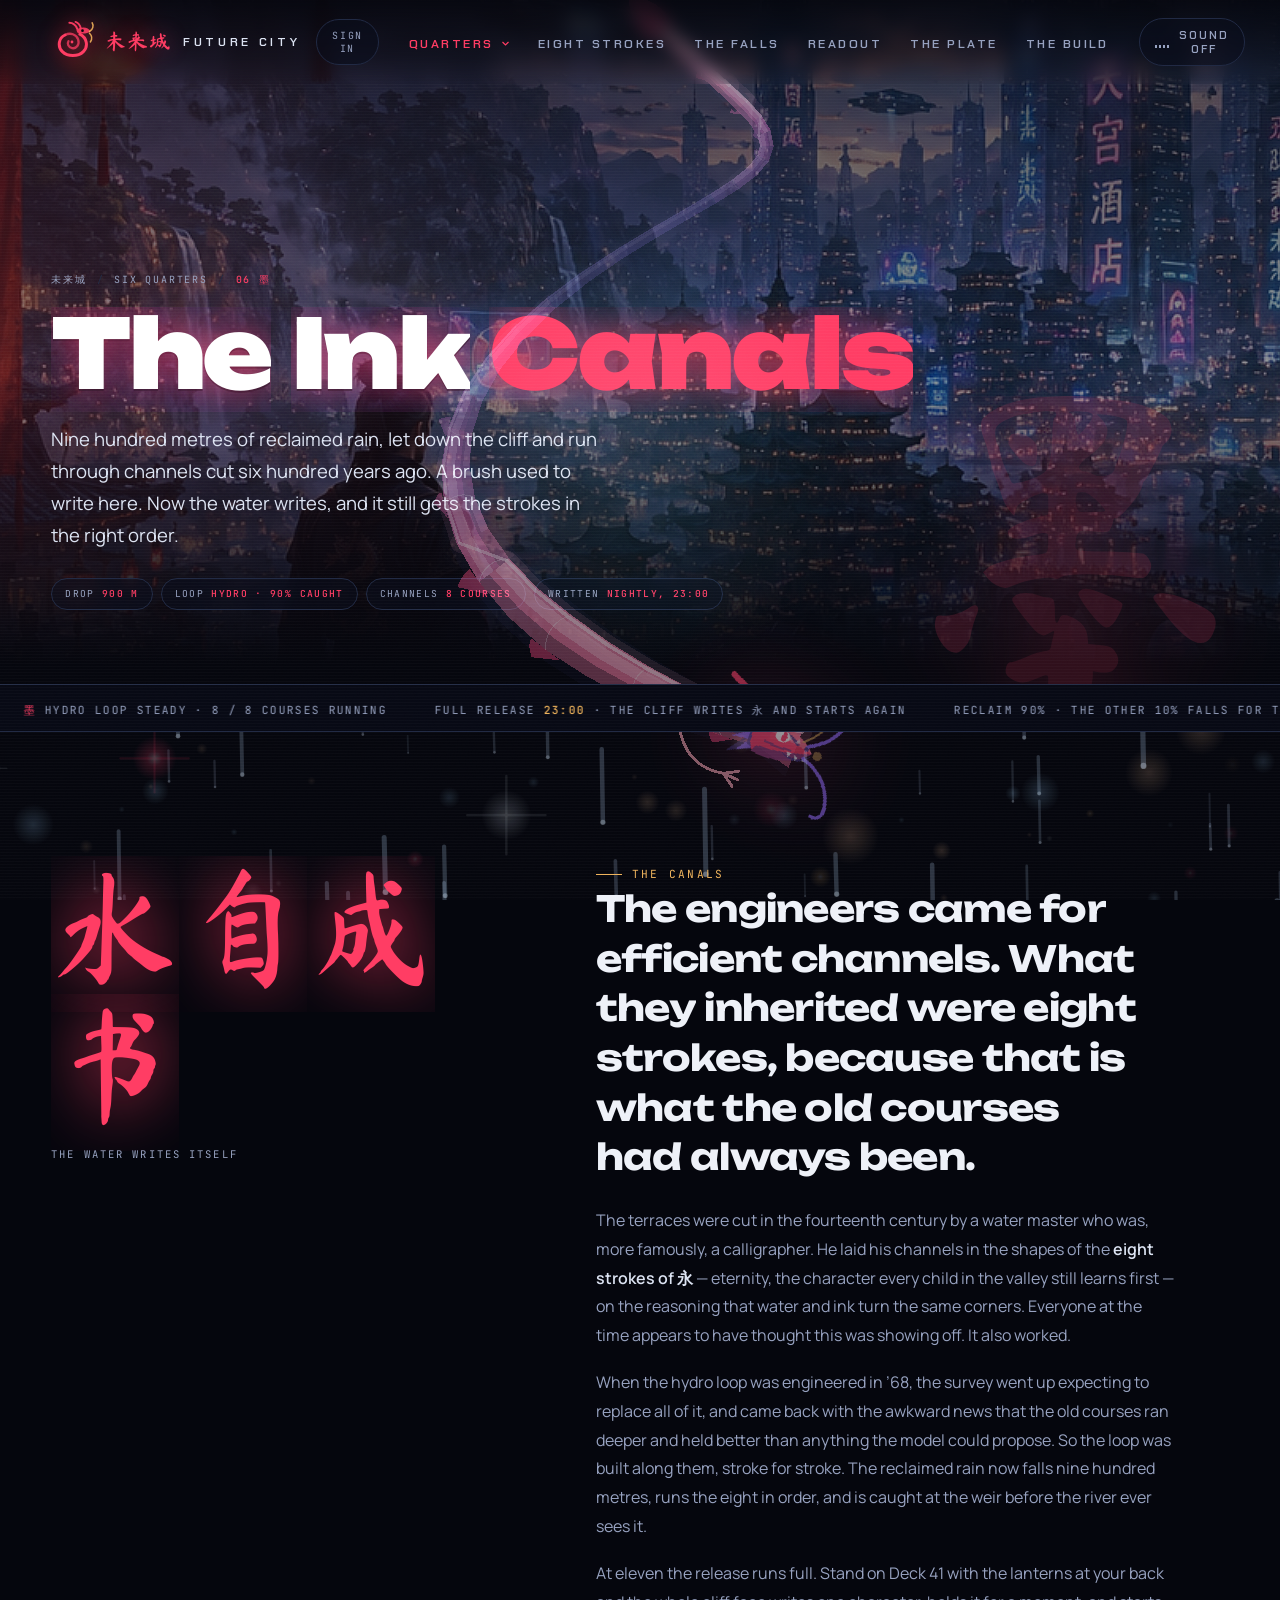
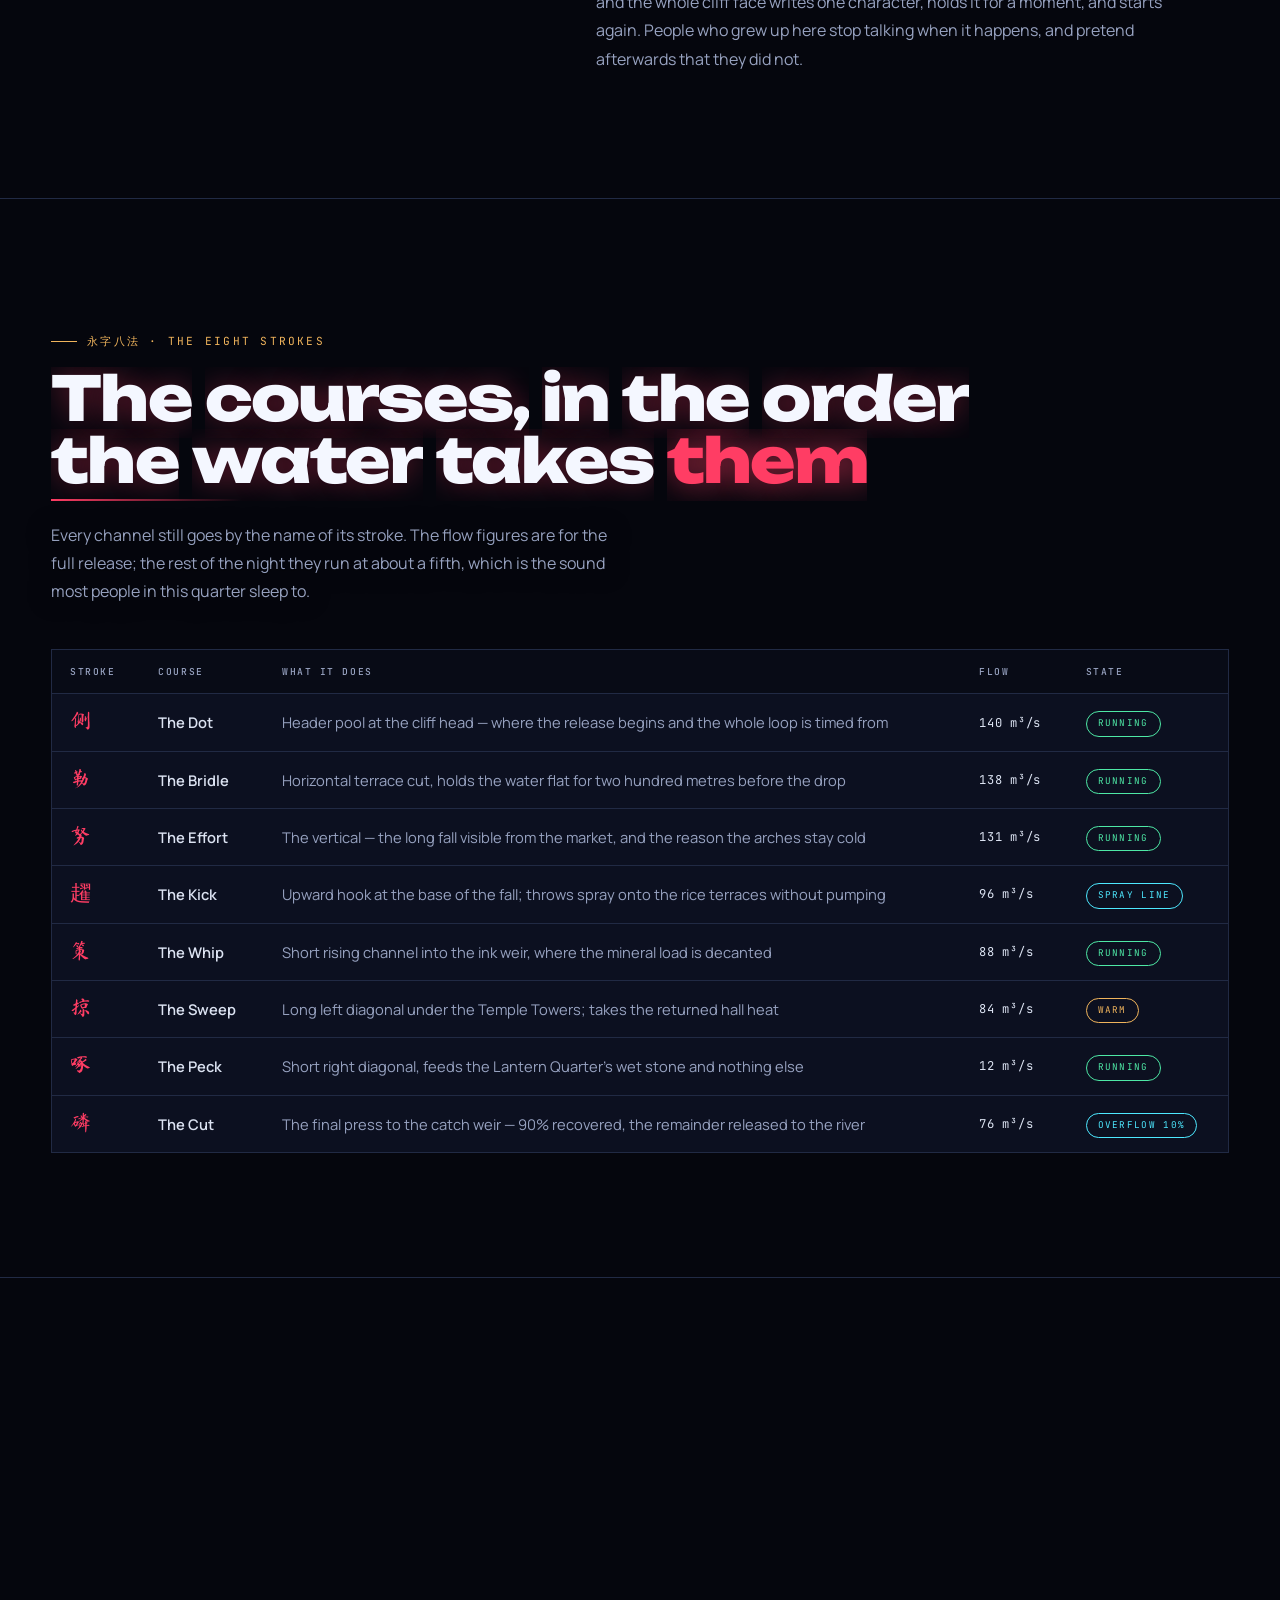
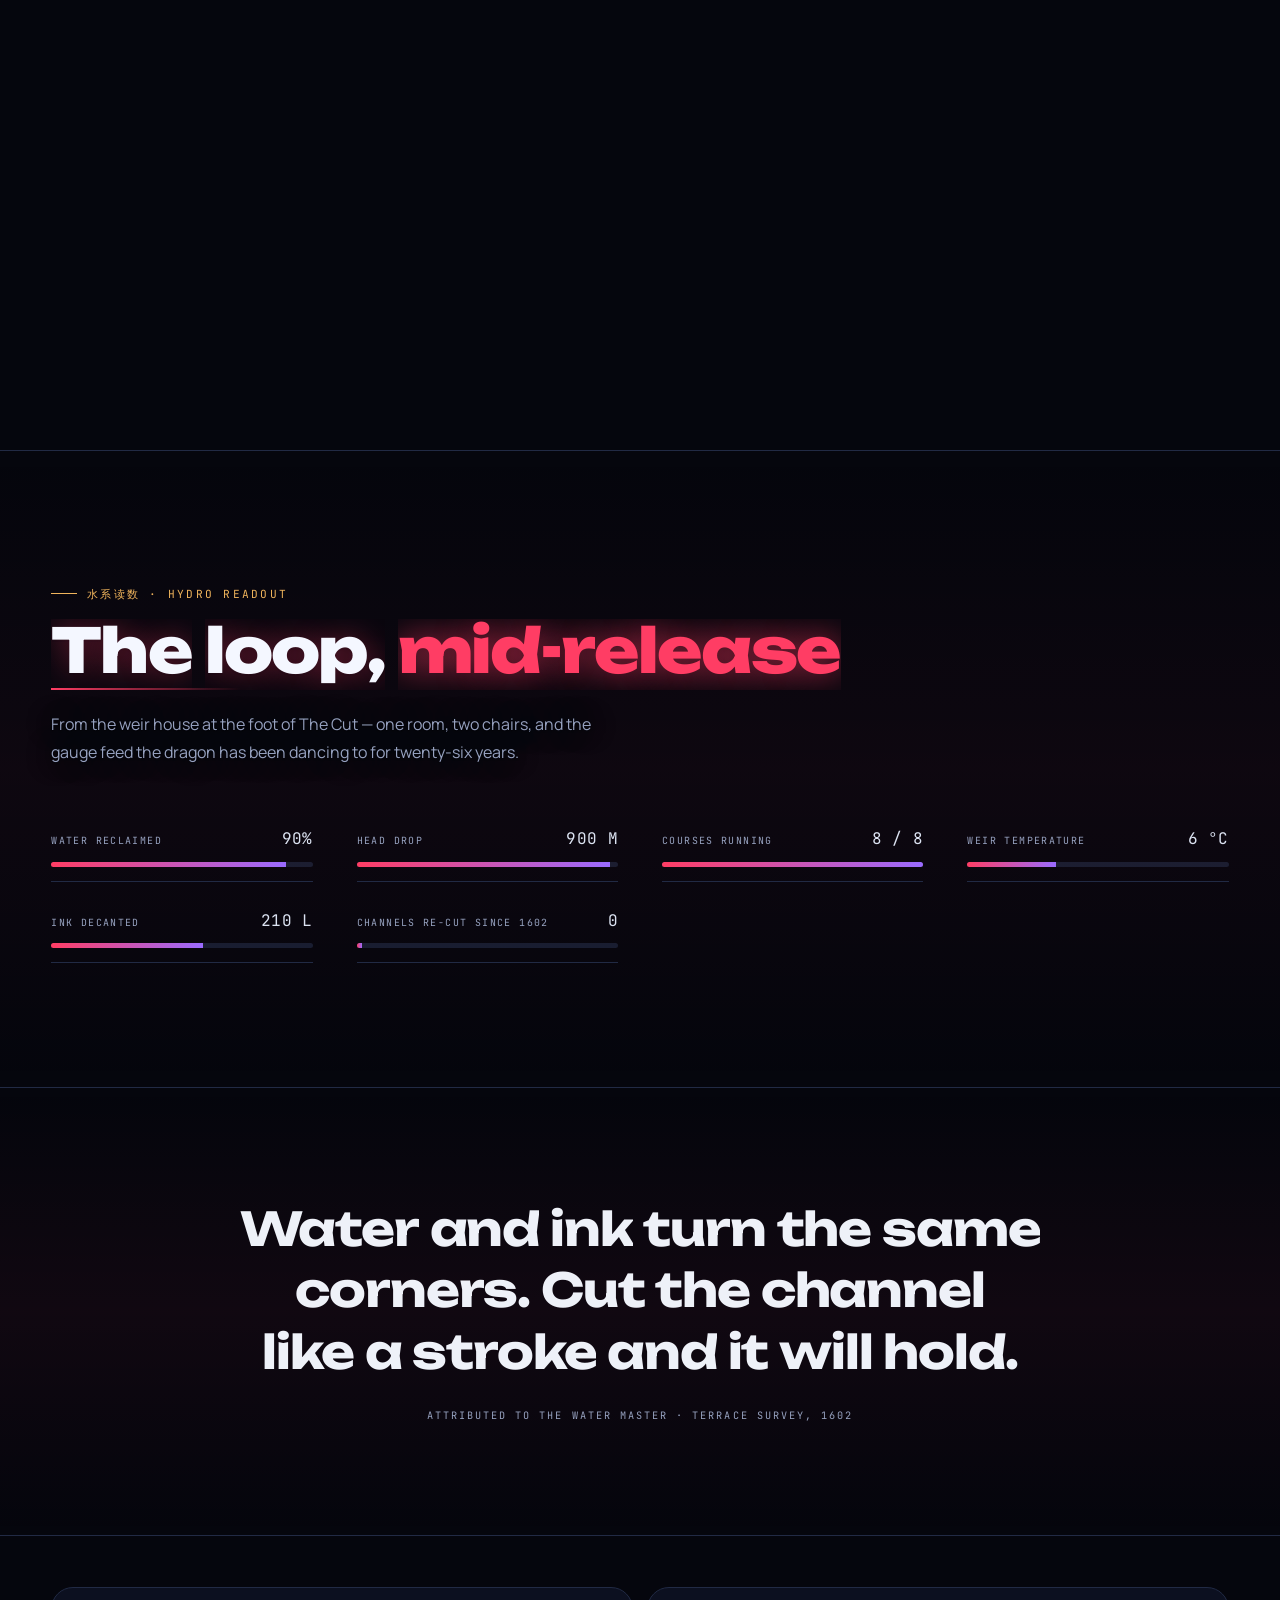
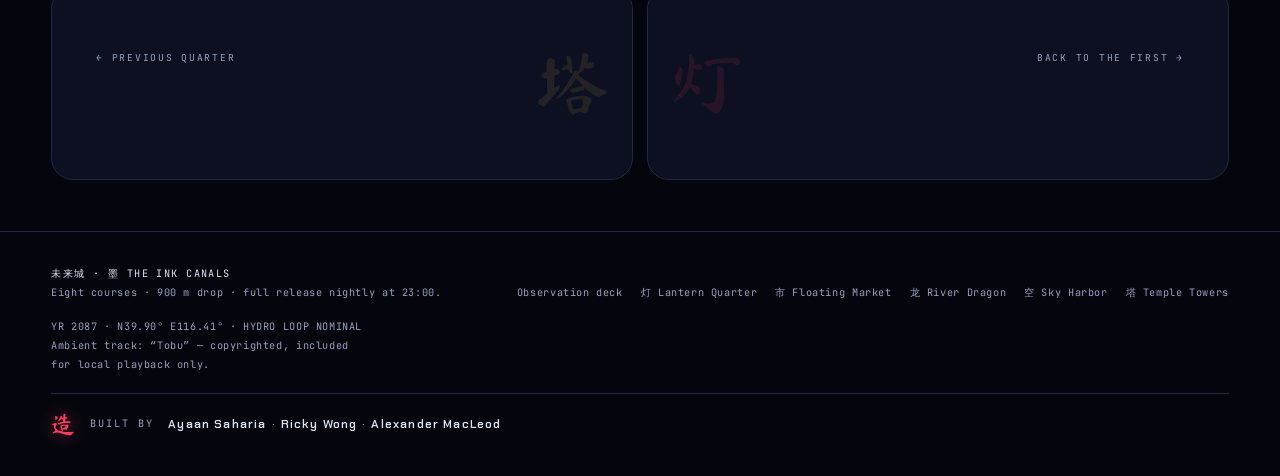
<file: ink-canals.html>
<!doctype html>
<html lang="en">
<head>
<meta charset="utf-8">
<meta name="viewport" content="width=device-width, initial-scale=1">
<title>The Ink Canals · 未来城</title>
<meta name="author" content="Ayaan Saharia, Ricky Wong, Alexander MacLeod">
<meta name="description" content="墨 — the auto-calligraphy waterways of 未来城. Brushes once painted these canals by hand; now the canals paint themselves, in the same strokes.">
<link rel="preconnect" href="https://fonts.googleapis.com">
<link rel="preconnect" href="https://fonts.gstatic.com" crossorigin>
<link href="https://fonts.googleapis.com/css2?family=Unbounded:wght@400;600;700;800;900&family=Chakra+Petch:wght@500;600;700&family=Ma+Shan+Zheng&family=Manrope:wght@400;500;600;700&family=JetBrains+Mono:wght@400;500&display=swap" rel="stylesheet">
<link rel="icon" href="data:image/svg+xml,<svg xmlns='http://www.w3.org/2000/svg' viewBox='0 0 48 48'><rect width='48' height='48' rx='11' fill='%2305060d'/><path d='M33 15C41 19 43 29 37 35 31 41 19 41 13 35 7 29 9 19 16 16' fill='none' stroke='%234de8ff' stroke-width='4' stroke-linecap='round' stroke-linejoin='round'/><path d='M16 16C22 13 29 15 31 21 33 27 29 32 24 31' fill='none' stroke='%234de8ff' stroke-width='3' stroke-linecap='round' opacity='.75'/><path d='M29 10C35 6 43 7 45 12 41 15 34 15 30 13Z' fill='%234de8ff'/><path d='M30 9C28 4 25 2 21 2' fill='none' stroke='%23ff3d64' stroke-width='2.6' stroke-linecap='round'/><path d='M44 12C48 10 49 5 47 2' fill='none' stroke='%23f0b45c' stroke-width='2' stroke-linecap='round'/><circle cx='36' cy='11' r='1.7' fill='%2305060d'/></svg>">
<link rel="stylesheet" href="assets/site.css">
<link rel="stylesheet" href="assets/admin.css">
</head>
<body data-district="ink-canals" style="--accent:#ff3d64; --accent-2:#9a6bff">

<svg width="0" height="0" style="position:absolute" aria-hidden="true">
  <filter id="glow" x="-200%" y="-200%" width="500%" height="500%">
    <feGaussianBlur stdDeviation="4" result="blur"/>
    <feMerge><feMergeNode in="blur"/><feMergeNode in="SourceGraphic"/></feMerge>
  </filter>
  <!-- The city art is 1536x1024 and every screen asks for more than that, so
       the browser is always enlarging it. This is an unsharp mask to take the
       edge off that: it puts no detail back, it just stops the detail that is
       there from going soft on the way up. -->
  <filter id="crisp" x="0" y="0" width="100%" height="100%" color-interpolation-filters="sRGB">
    <feConvolveMatrix order="3" preserveAlpha="true"
      kernelMatrix="0 -0.35 0  -0.35 2.4 -0.35  0 -0.35 0"/>
  </filter>
</svg>

<div class="loader" id="loader">
  <span class="lglyph">墨</span>
  <span class="lmark">Grinding the ink</span>
  <div class="lbar"><div class="lfill" id="loaderFill"></div></div>
</div>

<canvas id="ambient" aria-hidden="true"></canvas>
<div class="noise" aria-hidden="true"></div>
<div class="scanlines" aria-hidden="true"></div>
<div class="cursor-glow" id="cursorGlow" aria-hidden="true"></div>
<div class="cursor-ring" id="cursorRing" aria-hidden="true"></div>
<svg id="dragon" aria-hidden="true"><path id="dragonPath"/><g id="dragonHead"></g></svg>

<audio id="track" loop preload="none">
  <source src="Tobu%20Song%20Copyrighted.mp4" type="audio/mp4">
</audio>

<nav class="topbar">
  <a class="brand" href="index.html">
    <svg class="logo" viewBox="0 0 48 48" aria-hidden="true"><path class="coil" pathLength="150" d="M33 15 C41 19 43 29 37 35 C31 41 19 41 13 35 C7 29 9 19 16 16"/><path class="coil coil-inner" pathLength="150" d="M16 16 C22 13 29 15 31 21 C33 27 29 32 24 31 C20 30 18 26 20 23"/><g class="head"><path class="jaw" d="M29 10 C35 6 43 7 45 12 C41 15 34 15 30 13 Z"/><path class="horn" d="M30 9 C28 4 25 2 21 2"/><path class="horn" d="M34 8 C33 4 31 2 28 1" opacity=".7"/><path class="whisk" d="M44 12 C48 10 49 5 47 2"/><path class="whisk" d="M44 14 C47 17 47 21 45 24"/><circle class="eye" cx="36" cy="11" r="1.5"/></g><circle class="spark" cx="24" cy="24" r="1.6"/></svg>
    <span class="brand-name">未来城</span>
    <span class="brand-word">FUTURE&nbsp;CITY</span>
  </a>
  <div class="nav-right">
    <ul class="nav-links">
      <li class="nav-menu" id="navMenu">
        <button type="button" aria-expanded="false">Quarters
          <svg viewBox="0 0 12 12" fill="none" stroke="currentColor" stroke-width="1.6" aria-hidden="true"><path d="M2 4l4 4 4-4"/></svg>
        </button>
      </li>
      <li><a href="#strokes">Eight Strokes</a></li>
      <li><a href="#falls">The Falls</a></li>
      <li><a href="#readout">Readout</a></li>
      <li><a href="index.html#atlas">The Plate</a></li>
      <li><a href="the-build.html">The Build</a></li>
    </ul>
    <button class="audio-btn" id="audioBtn" type="button" aria-pressed="false">
      <span class="eq" aria-hidden="true"><i></i><i></i><i></i><i></i></span>
      <span id="audioLabel">Sound off</span>
    </button>
  </div>
</nav>

<header class="subhero">
  <div class="subhero-media">
    <img src="China%20Futuristic%20City.png" alt="Terrace falls on the cliff flank of 未来城, water dropping past lantern-lit terraces into the canal system." style="--sx:14%; --sy:44%; --sz:1.9">
  </div>
  <span class="subhero-glyph" aria-hidden="true">墨</span>
  <div class="subhero-inner">
    <p class="crumb"><a href="index.html">未来城</a> <i>/</i> <a href="index.html#districts">Six quarters</a> <i>/</i> <b>06 墨</b></p>
    <h1 class="page-title">The Ink Canals</h1>
    <p class="page-tagline">Nine hundred metres of reclaimed rain, let down the cliff and run through channels cut six hundred years ago. A brush used to write here. Now the water writes, and it still gets the strokes in the right order.</p>
    <div class="page-chips">
      <span class="chip">Drop <b>900 m</b></span>
      <span class="chip">Loop <b>Hydro · 90% caught</b></span>
      <span class="chip">Channels <b>8 courses</b></span>
      <span class="chip">Written <b>Nightly, 23:00</b></span>
    </div>
  </div>
</header>

<div class="ticker" aria-hidden="true"><div class="ticker-track" id="tickerTrack"></div></div>

<section class="sec">
  <div class="wrap split-cols">
    <div data-reveal>
      <div class="mark-hanzi">水自成书<small>The water writes itself</small></div>
    </div>
    <div data-reveal>
      <span class="eyebrow">The canals</span>
      <p class="statement">The engineers came for efficient channels. What they inherited were eight strokes, because that is what the old courses had always been.</p>
      <p class="body-copy">The terraces were cut in the fourteenth century by a water master who was, more famously, a calligrapher. He laid his channels in the shapes of the <b>eight strokes of 永</b> — eternity, the character every child in the valley still learns first — on the reasoning that water and ink turn the same corners. Everyone at the time appears to have thought this was showing off. It also worked.</p>
      <p class="body-copy">When the hydro loop was engineered in ’68, the survey went up expecting to replace all of it, and came back with the awkward news that the old courses ran deeper and held better than anything the model could propose. So the loop was built along them, stroke for stroke. The reclaimed rain now falls nine hundred metres, runs the eight in order, and is caught at the weir before the river ever sees it.</p>
      <p class="body-copy">At eleven the release runs full. Stand on Deck 41 with the lanterns at your back and the whole cliff face writes one character, holds it for a moment, and starts again. People who grew up here stop talking when it happens, and pretend afterwards that they did not.</p>
    </div>
  </div>
</section>

<section class="sec bordered" id="strokes">
  <div class="wrap">
    <div data-reveal>
      <span class="eyebrow">永字八法 · the eight strokes</span>
      <h2 class="sec-title">The courses, in the order the water takes them</h2>
      <p class="sec-lede">Every channel still goes by the name of its stroke. The flow figures are for the full release; the rest of the night they run at about a fifth, which is the sound most people in this quarter sleep to.</p>
    </div>
    <div class="table-shell" data-reveal>
      <table class="data">
        <thead>
          <tr><th>Stroke</th><th>Course</th><th>What it does</th><th>Flow</th><th>State</th></tr>
        </thead>
        <tbody>
          <tr>
            <td><span class="g">侧</span></td>
            <td class="name">The Dot</td>
            <td>Header pool at the cliff head — where the release begins and the whole loop is timed from</td>
            <td class="mono">140 m³/s</td>
            <td><span class="pill ok">Running</span></td>
          </tr>
          <tr>
            <td><span class="g">勒</span></td>
            <td class="name">The Bridle</td>
            <td>Horizontal terrace cut, holds the water flat for two hundred metres before the drop</td>
            <td class="mono">138 m³/s</td>
            <td><span class="pill ok">Running</span></td>
          </tr>
          <tr>
            <td><span class="g">努</span></td>
            <td class="name">The Effort</td>
            <td>The vertical — the long fall visible from the market, and the reason the arches stay cold</td>
            <td class="mono">131 m³/s</td>
            <td><span class="pill ok">Running</span></td>
          </tr>
          <tr>
            <td><span class="g">趯</span></td>
            <td class="name">The Kick</td>
            <td>Upward hook at the base of the fall; throws spray onto the rice terraces without pumping</td>
            <td class="mono">96 m³/s</td>
            <td><span class="pill info">Spray line</span></td>
          </tr>
          <tr>
            <td><span class="g">策</span></td>
            <td class="name">The Whip</td>
            <td>Short rising channel into the ink weir, where the mineral load is decanted</td>
            <td class="mono">88 m³/s</td>
            <td><span class="pill ok">Running</span></td>
          </tr>
          <tr>
            <td><span class="g">掠</span></td>
            <td class="name">The Sweep</td>
            <td>Long left diagonal under the Temple Towers; takes the returned hall heat</td>
            <td class="mono">84 m³/s</td>
            <td><span class="pill warn">Warm</span></td>
          </tr>
          <tr>
            <td><span class="g">啄</span></td>
            <td class="name">The Peck</td>
            <td>Short right diagonal, feeds the Lantern Quarter's wet stone and nothing else</td>
            <td class="mono">12 m³/s</td>
            <td><span class="pill ok">Running</span></td>
          </tr>
          <tr>
            <td><span class="g">磔</span></td>
            <td class="name">The Cut</td>
            <td>The final press to the catch weir — 90% recovered, the remainder released to the river</td>
            <td class="mono">76 m³/s</td>
            <td><span class="pill info">Overflow 10%</span></td>
          </tr>
        </tbody>
      </table>
    </div>
  </div>
</section>

<section class="sec bordered" id="falls">
  <div class="wrap">
    <div data-reveal>
      <span class="eyebrow">看细节 · in the frame</span>
      <h2 class="sec-title">Three details from the plate</h2>
      <p class="sec-lede">The same long exposure from Deck 41, cropped down to the west flank and the weir, on a night when the spray came all the way up to the balcony.</p>
    </div>
    <div class="strip" data-reveal>
      <div class="strip-cell" style="--fx:14%; --fy:40%; --zoom:2.5">
        <img src="China%20Futuristic%20City.png" alt="Close crop of the terrace falls on the west cliff of 未来城.">
        <span class="strip-cap"><b>The Effort</b>The long vertical · 900 m</span>
      </div>
      <div class="strip-cell" style="--fx:88%; --fy:52%; --zoom:2.4">
        <img src="China%20Futuristic%20City.png" alt="Close crop of the east flank falls dropping past lit terraces.">
        <span class="strip-cap"><b>East flank</b>Mirror course · cut 1602</span>
      </div>
      <div class="strip-cell" style="--fx:52%; --fy:70%; --zoom:2.2">
        <img src="China%20Futuristic%20City.png" alt="Close crop of the river surface below the arch bridge, ink-dark and lantern-lit.">
        <span class="strip-cap"><b>Below the weir</b>The ten per cent · released</span>
      </div>
    </div>
  </div>
</section>

<section class="sec bordered" id="readout" style="background:linear-gradient(180deg, transparent, rgba(255,61,100,.04), transparent)">
  <div class="wrap">
    <div data-reveal>
      <span class="eyebrow">水系读数 · hydro readout</span>
      <h2 class="sec-title">The loop, mid-release</h2>
      <p class="sec-lede">From the weir house at the foot of The Cut — one room, two chairs, and the gauge feed the dragon has been dancing to for twenty-six years.</p>
    </div>
    <div class="readout" data-reveal>
      <div class="meter"><div class="meter-top"><span class="label">Water reclaimed</span><span class="value">90%</span></div><div class="meter-track"><div class="meter-fill" data-target="90"></div></div></div>
      <div class="meter"><div class="meter-top"><span class="label">Head drop</span><span class="value">900 M</span></div><div class="meter-track"><div class="meter-fill" data-target="97"></div></div></div>
      <div class="meter"><div class="meter-top"><span class="label">Courses running</span><span class="value">8 / 8</span></div><div class="meter-track"><div class="meter-fill" data-target="100"></div></div></div>
      <div class="meter"><div class="meter-top"><span class="label">Weir temperature</span><span class="value">6 °C</span></div><div class="meter-track"><div class="meter-fill" data-target="34"></div></div></div>
      <div class="meter"><div class="meter-top"><span class="label">Ink decanted</span><span class="value">210 L</span></div><div class="meter-track"><div class="meter-fill" data-target="58"></div></div></div>
      <div class="meter"><div class="meter-top"><span class="label">Channels re-cut since 1602</span><span class="value">0</span></div><div class="meter-track"><div class="meter-fill" data-target="2"></div></div></div>
    </div>
  </div>
</section>

<section class="quote">
  <div class="wrap" data-reveal>
    <blockquote>Water and ink turn the same corners. Cut the channel like a stroke and it will hold.</blockquote>
    <cite>Attributed to the water master · terrace survey, 1602</cite>
  </div>
</section>

<nav class="prevnext" aria-label="Quarters">
  <a class="pn prev" href="temple-towers.html" style="--pn:#f0b45c">
    <span class="g" aria-hidden="true">塔</span>
    <span class="dir">← Previous quarter</span>
    <p class="nm">Temple Towers</p>
  </a>
  <a class="pn next" href="lantern-quarter.html" style="--pn:#ff3d64">
    <span class="g" aria-hidden="true">灯</span>
    <span class="dir">Back to the first →</span>
    <p class="nm">Lantern Quarter</p>
  </a>
</nav>

<footer>
  <div>
    <span class="fmark">未来城 · 墨 THE INK CANALS</span><br>
    Eight courses · 900 m drop · full release nightly at 23:00.
  </div>
  <nav class="foot-links" aria-label="Site">
    <a href="index.html">Observation deck</a>
    <a href="lantern-quarter.html">灯 Lantern Quarter</a>
    <a href="floating-market.html">市 Floating Market</a>
    <a href="river-dragon.html">龙 River Dragon</a>
    <a href="sky-harbor.html">空 Sky Harbor</a>
    <a href="temple-towers.html">塔 Temple Towers</a>
  </nav>
  <div class="credits">
    <span class="credits-mark" aria-hidden="true">造</span>
    <span class="credits-lede">Built by</span>
    <ul class="credits-names">
      <li><a href="the-build.html">Ayaan Saharia</a></li>
      <li><a href="the-build.html">Ricky Wong</a></li>
      <li><a href="the-build.html">Alexander MacLeod</a></li>
    </ul>
  </div>
  <div class="fine">
    YR 2087 · N39.90° E116.41° · HYDRO LOOP NOMINAL<br>
    Ambient track: “Tobu” — copyrighted, included for local playback only.
  </div>
</footer>

<script>
window.FC_TICKER = [
  '<em>墨</em> HYDRO LOOP STEADY · 8 / 8 COURSES RUNNING',
  'FULL RELEASE <b>23:00</b> · THE CLIFF WRITES 永 AND STARTS AGAIN',
  'RECLAIM 90% · THE OTHER 10% FALLS FOR THE LOOK OF THE THING',
  '<em>墨</em> THE SWEEP RUNNING WARM — HALL HEAT COMING BACK UP THE HILL',
  'INK WEIR: 210 L DECANTED THIS CYCLE · SOLD FOR HAND WORK ONLY',
  'CHANNELS RE-CUT SINCE 1602: NONE. NOT ONE.'
];
</script>
<script src="assets/auth.js"></script>
<script src="assets/admin.js"></script>
<script src="assets/site.js"></script>
</body>
</html>
</file>
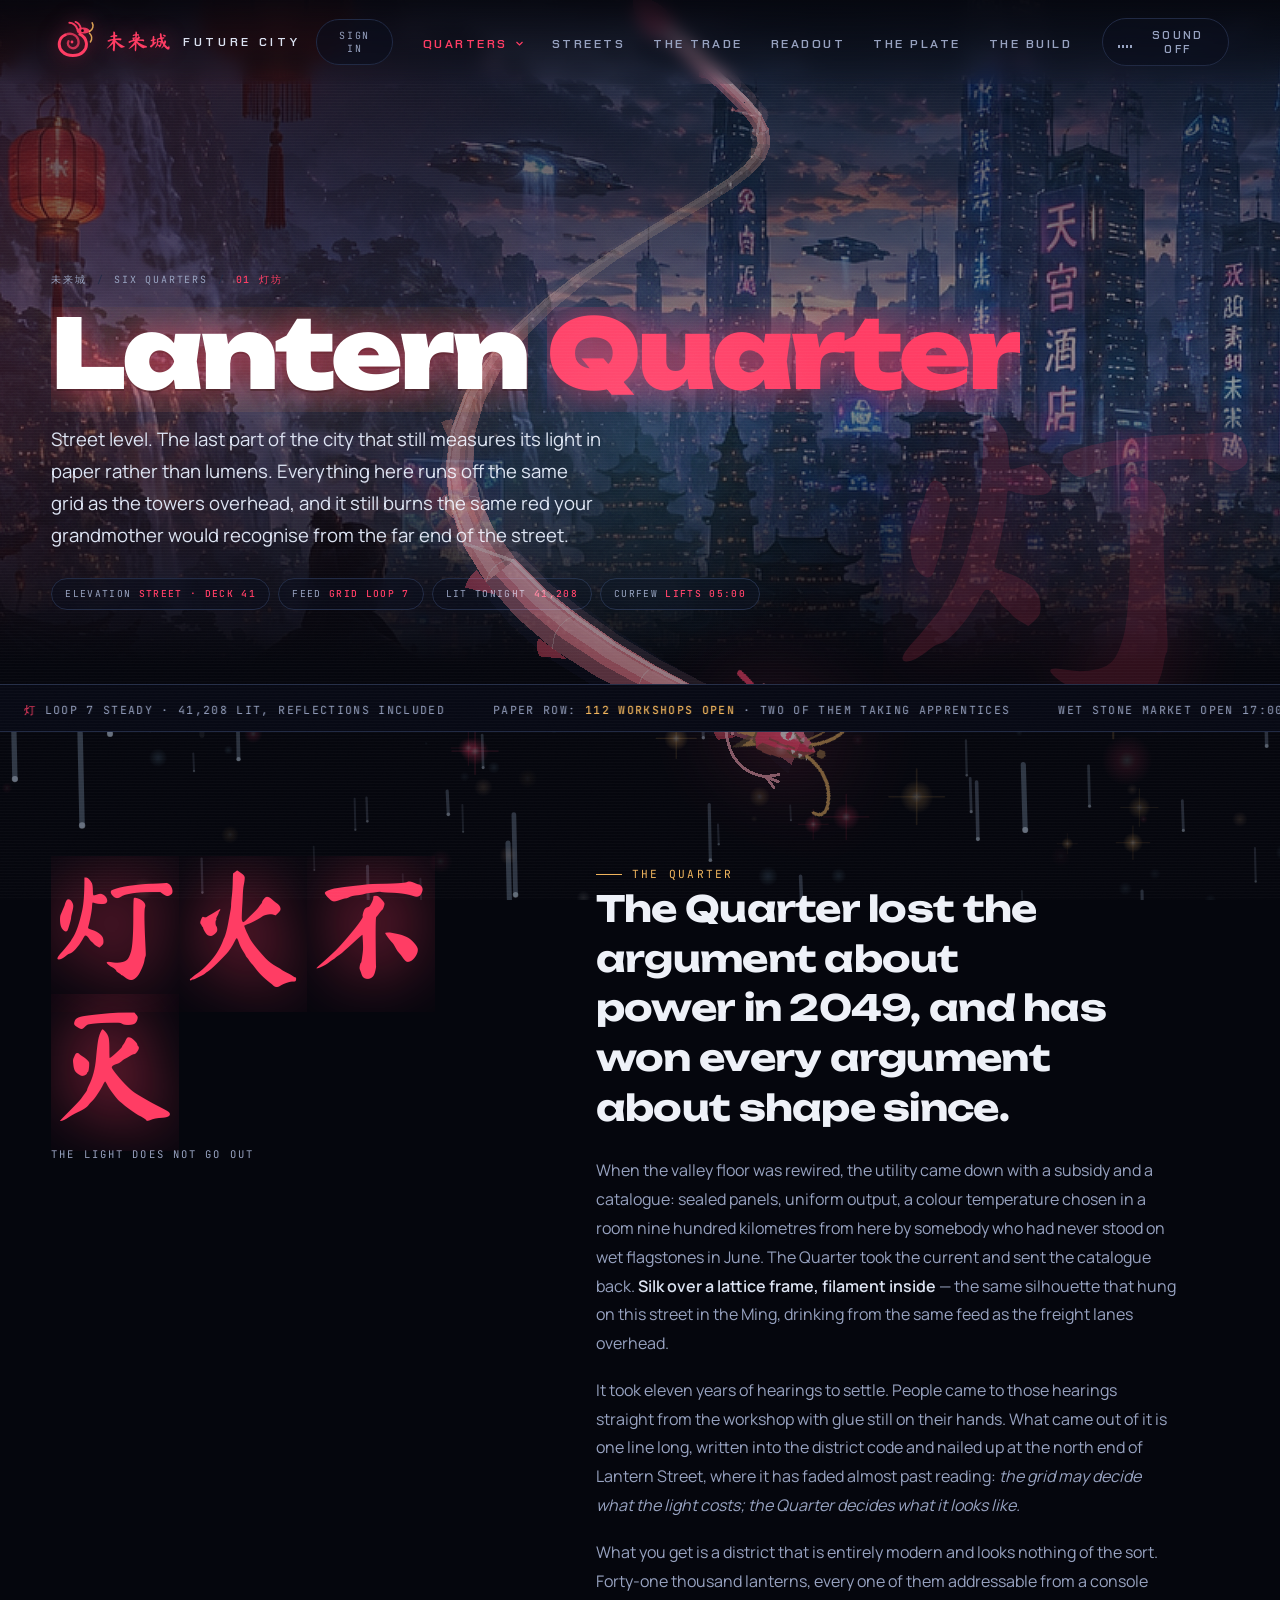
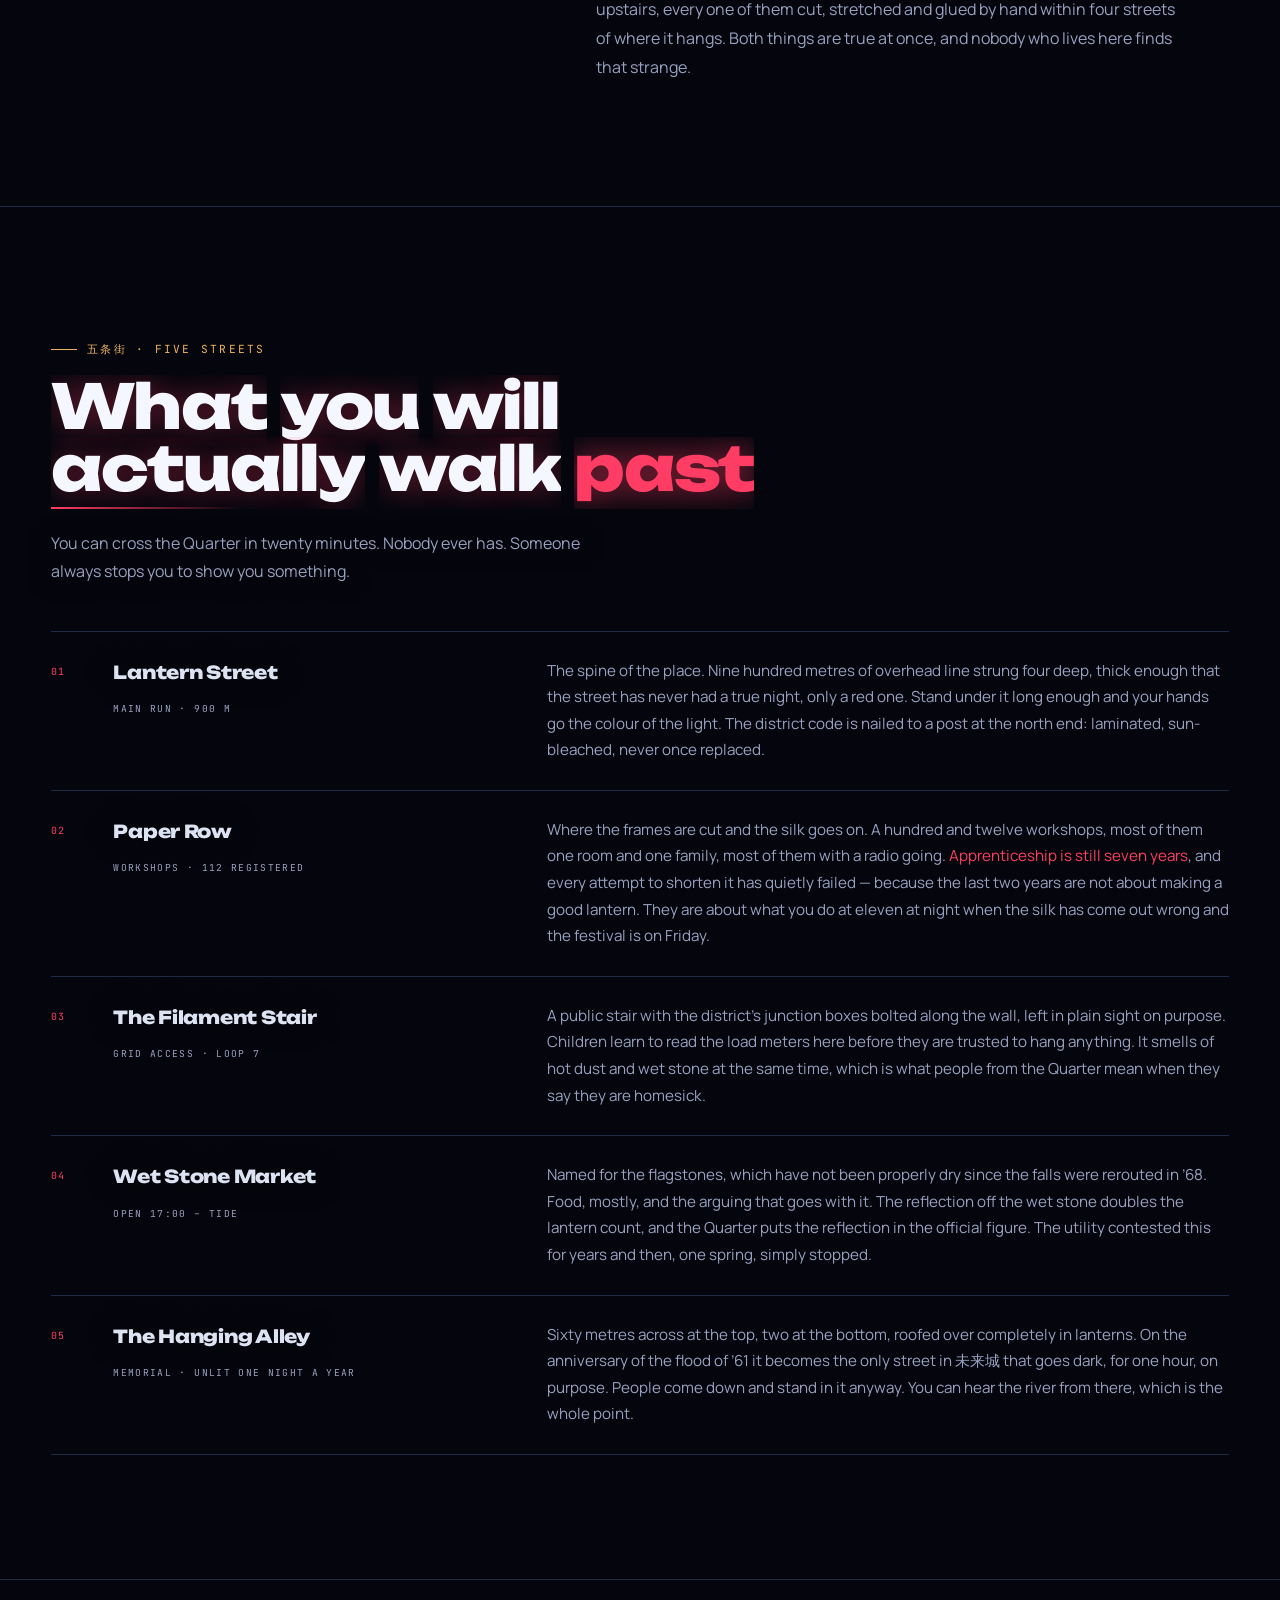
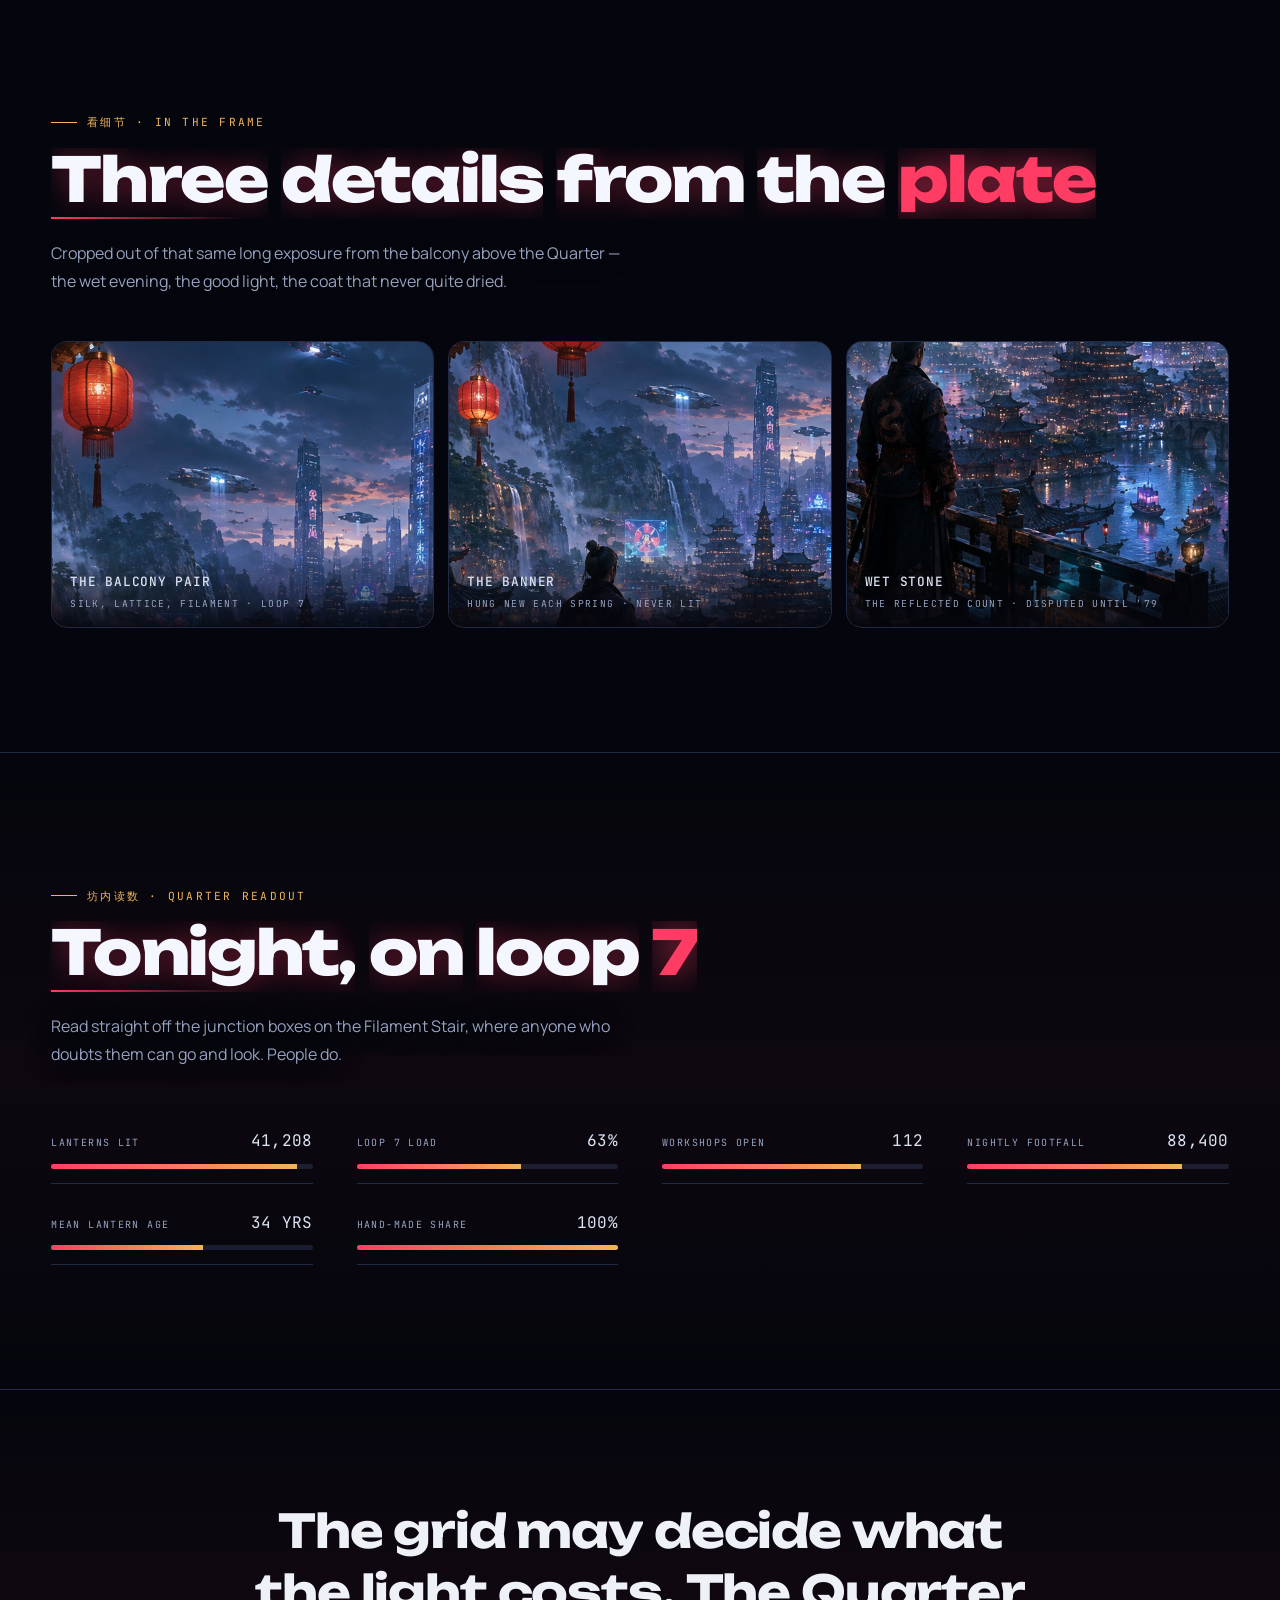
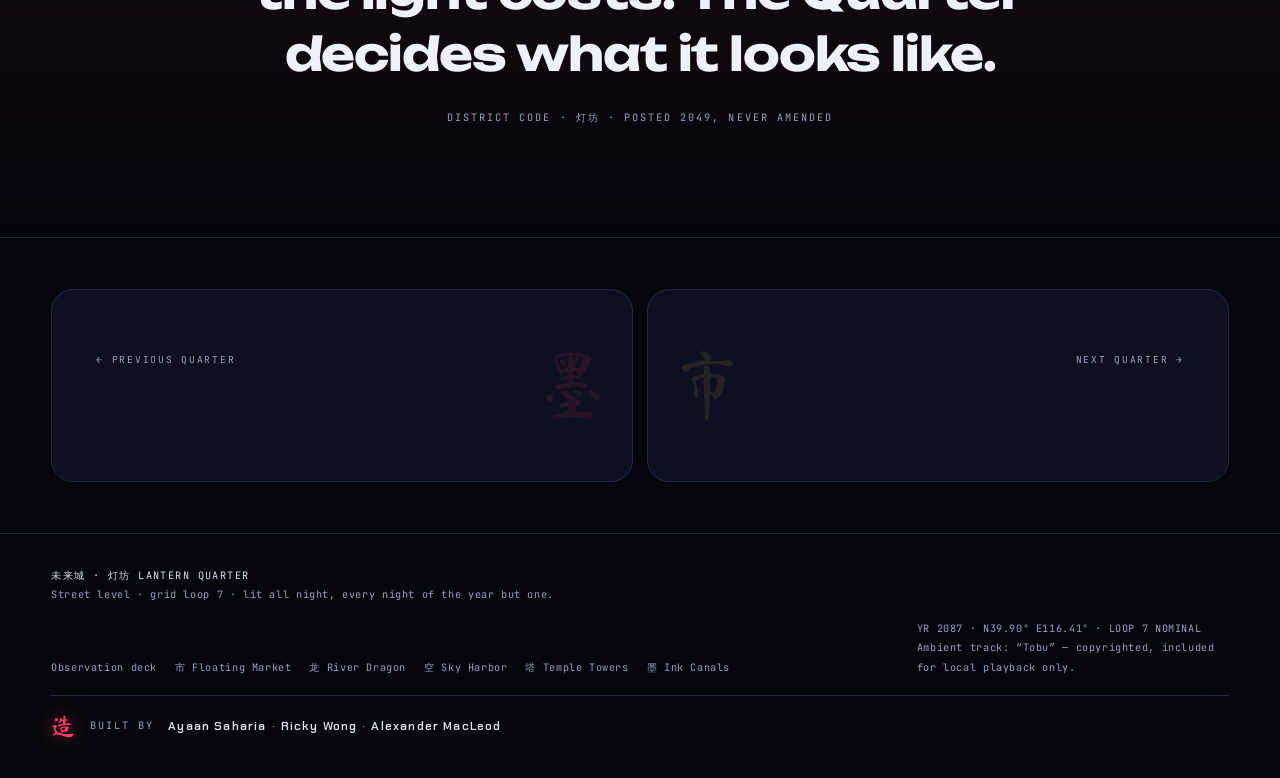
<file: lantern-quarter.html>
<!doctype html>
<html lang="en">
<head>
<meta charset="utf-8">
<meta name="viewport" content="width=device-width, initial-scale=1">
<title>Lantern Quarter · 未来城</title>
<meta name="author" content="Ayaan Saharia, Ricky Wong, Alexander MacLeod">
<meta name="description" content="灯坊 — street level in 未来城. Forty-one thousand lanterns on grid loop 7, and the eleven-year fight to keep them analogue in shape.">
<link rel="preconnect" href="https://fonts.googleapis.com">
<link rel="preconnect" href="https://fonts.gstatic.com" crossorigin>
<link href="https://fonts.googleapis.com/css2?family=Unbounded:wght@400;600;700;800;900&family=Chakra+Petch:wght@500;600;700&family=Ma+Shan+Zheng&family=Manrope:wght@400;500;600;700&family=JetBrains+Mono:wght@400;500&display=swap" rel="stylesheet">
<link rel="icon" href="data:image/svg+xml,<svg xmlns='http://www.w3.org/2000/svg' viewBox='0 0 48 48'><rect width='48' height='48' rx='11' fill='%2305060d'/><path d='M33 15C41 19 43 29 37 35 31 41 19 41 13 35 7 29 9 19 16 16' fill='none' stroke='%234de8ff' stroke-width='4' stroke-linecap='round' stroke-linejoin='round'/><path d='M16 16C22 13 29 15 31 21 33 27 29 32 24 31' fill='none' stroke='%234de8ff' stroke-width='3' stroke-linecap='round' opacity='.75'/><path d='M29 10C35 6 43 7 45 12 41 15 34 15 30 13Z' fill='%234de8ff'/><path d='M30 9C28 4 25 2 21 2' fill='none' stroke='%23ff3d64' stroke-width='2.6' stroke-linecap='round'/><path d='M44 12C48 10 49 5 47 2' fill='none' stroke='%23f0b45c' stroke-width='2' stroke-linecap='round'/><circle cx='36' cy='11' r='1.7' fill='%2305060d'/></svg>">
<link rel="stylesheet" href="assets/site.css">
<link rel="stylesheet" href="assets/admin.css">
</head>
<body data-district="lantern-quarter" style="--accent:#ff3d64; --accent-2:#f0b45c">

<svg width="0" height="0" style="position:absolute" aria-hidden="true">
  <filter id="glow" x="-200%" y="-200%" width="500%" height="500%">
    <feGaussianBlur stdDeviation="4" result="blur"/>
    <feMerge><feMergeNode in="blur"/><feMergeNode in="SourceGraphic"/></feMerge>
  </filter>
  <!-- The city art is 1536x1024 and every screen asks for more than that, so
       the browser is always enlarging it. This is an unsharp mask to take the
       edge off that: it puts no detail back, it just stops the detail that is
       there from going soft on the way up. -->
  <filter id="crisp" x="0" y="0" width="100%" height="100%" color-interpolation-filters="sRGB">
    <feConvolveMatrix order="3" preserveAlpha="true"
      kernelMatrix="0 -0.35 0  -0.35 2.4 -0.35  0 -0.35 0"/>
  </filter>
</svg>

<div class="loader" id="loader">
  <span class="lglyph">灯</span>
  <span class="lmark">Lighting the quarter</span>
  <div class="lbar"><div class="lfill" id="loaderFill"></div></div>
</div>

<canvas id="ambient" aria-hidden="true"></canvas>
<div class="noise" aria-hidden="true"></div>
<div class="scanlines" aria-hidden="true"></div>
<div class="cursor-glow" id="cursorGlow" aria-hidden="true"></div>
<div class="cursor-ring" id="cursorRing" aria-hidden="true"></div>
<svg id="dragon" aria-hidden="true"><path id="dragonPath"/><g id="dragonHead"></g></svg>

<audio id="track" loop preload="none">
  <source src="Tobu%20Song%20Copyrighted.mp4" type="audio/mp4">
</audio>

<nav class="topbar">
  <a class="brand" href="index.html">
    <svg class="logo" viewBox="0 0 48 48" aria-hidden="true"><path class="coil" pathLength="150" d="M33 15 C41 19 43 29 37 35 C31 41 19 41 13 35 C7 29 9 19 16 16"/><path class="coil coil-inner" pathLength="150" d="M16 16 C22 13 29 15 31 21 C33 27 29 32 24 31 C20 30 18 26 20 23"/><g class="head"><path class="jaw" d="M29 10 C35 6 43 7 45 12 C41 15 34 15 30 13 Z"/><path class="horn" d="M30 9 C28 4 25 2 21 2"/><path class="horn" d="M34 8 C33 4 31 2 28 1" opacity=".7"/><path class="whisk" d="M44 12 C48 10 49 5 47 2"/><path class="whisk" d="M44 14 C47 17 47 21 45 24"/><circle class="eye" cx="36" cy="11" r="1.5"/></g><circle class="spark" cx="24" cy="24" r="1.6"/></svg>
    <span class="brand-name">未来城</span>
    <span class="brand-word">FUTURE&nbsp;CITY</span>
  </a>
  <div class="nav-right">
    <ul class="nav-links">
      <li class="nav-menu" id="navMenu">
        <button type="button" aria-expanded="false">Quarters
          <svg viewBox="0 0 12 12" fill="none" stroke="currentColor" stroke-width="1.6" aria-hidden="true"><path d="M2 4l4 4 4-4"/></svg>
        </button>
      </li>
      <li><a href="#streets">Streets</a></li>
      <li><a href="#trade">The Trade</a></li>
      <li><a href="#readout">Readout</a></li>
      <li><a href="index.html#atlas">The Plate</a></li>
      <li><a href="the-build.html">The Build</a></li>
    </ul>
    <button class="audio-btn" id="audioBtn" type="button" aria-pressed="false">
      <span class="eq" aria-hidden="true"><i></i><i></i><i></i><i></i></span>
      <span id="audioLabel">Sound off</span>
    </button>
  </div>
</nav>

<header class="subhero">
  <div class="subhero-media">
    <img src="China%20Futuristic%20City.png" alt="The lantern-hung balcony above 未来城, red silk lanterns burning against the neon skyline." style="--sx:18%; --sy:20%; --sz:1.9">
  </div>
  <span class="subhero-glyph" aria-hidden="true">灯</span>
  <div class="subhero-inner">
    <p class="crumb"><a href="index.html">未来城</a> <i>/</i> <a href="index.html#districts">Six quarters</a> <i>/</i> <b>01 灯坊</b></p>
    <h1 class="page-title">Lantern Quarter</h1>
    <p class="page-tagline">Street level. The last part of the city that still measures its light in paper rather than lumens. Everything here runs off the same grid as the towers overhead, and it still burns the same red your grandmother would recognise from the far end of the street.</p>
    <div class="page-chips">
      <span class="chip">Elevation <b>Street · Deck 41</b></span>
      <span class="chip">Feed <b>Grid loop 7</b></span>
      <span class="chip">Lit tonight <b>41,208</b></span>
      <span class="chip">Curfew <b>Lifts 05:00</b></span>
    </div>
  </div>
</header>

<div class="ticker" aria-hidden="true"><div class="ticker-track" id="tickerTrack"></div></div>

<section class="sec">
  <div class="wrap split-cols">
    <div data-reveal>
      <div class="mark-hanzi">灯火不灭<small>The light does not go out</small></div>
    </div>
    <div data-reveal>
      <span class="eyebrow">The quarter</span>
      <p class="statement">The Quarter lost the argument about power in 2049, and has won every argument about shape since.</p>
      <p class="body-copy">When the valley floor was rewired, the utility came down with a subsidy and a catalogue: sealed panels, uniform output, a colour temperature chosen in a room nine hundred kilometres from here by somebody who had never stood on wet flagstones in June. The Quarter took the current and sent the catalogue back. <b>Silk over a lattice frame, filament inside</b> — the same silhouette that hung on this street in the Ming, drinking from the same feed as the freight lanes overhead.</p>
      <p class="body-copy">It took eleven years of hearings to settle. People came to those hearings straight from the workshop with glue still on their hands. What came out of it is one line long, written into the district code and nailed up at the north end of Lantern Street, where it has faded almost past reading: <em>the grid may decide what the light costs; the Quarter decides what it looks like.</em></p>
      <p class="body-copy">What you get is a district that is entirely modern and looks nothing of the sort. Forty-one thousand lanterns, every one of them addressable from a console upstairs, every one of them cut, stretched and glued by hand within four streets of where it hangs. Both things are true at once, and nobody who lives here finds that strange.</p>
    </div>
  </div>
</section>

<section class="sec bordered" id="streets">
  <div class="wrap">
    <div data-reveal>
      <span class="eyebrow">五条街 · five streets</span>
      <h2 class="sec-title">What you will actually walk past</h2>
      <p class="sec-lede">You can cross the Quarter in twenty minutes. Nobody ever has. Someone always stops you to show you something.</p>
    </div>
    <div class="rows" data-reveal>
      <div class="row">
        <span class="row-num">01</span>
        <div><h3 class="row-title">Lantern Street</h3><span class="row-sub">Main run · 900 m</span></div>
        <p class="row-copy">The spine of the place. Nine hundred metres of overhead line strung four deep, thick enough that the street has never had a true night, only a red one. Stand under it long enough and your hands go the colour of the light. The district code is nailed to a post at the north end: laminated, sun-bleached, never once replaced.</p>
      </div>
      <div class="row">
        <span class="row-num">02</span>
        <div><h3 class="row-title">Paper Row</h3><span class="row-sub">Workshops · 112 registered</span></div>
        <p class="row-copy">Where the frames are cut and the silk goes on. A hundred and twelve workshops, most of them one room and one family, most of them with a radio going. <em>Apprenticeship is still seven years</em>, and every attempt to shorten it has quietly failed — because the last two years are not about making a good lantern. They are about what you do at eleven at night when the silk has come out wrong and the festival is on Friday.</p>
      </div>
      <div class="row">
        <span class="row-num">03</span>
        <div><h3 class="row-title">The Filament Stair</h3><span class="row-sub">Grid access · loop 7</span></div>
        <p class="row-copy">A public stair with the district's junction boxes bolted along the wall, left in plain sight on purpose. Children learn to read the load meters here before they are trusted to hang anything. It smells of hot dust and wet stone at the same time, which is what people from the Quarter mean when they say they are homesick.</p>
      </div>
      <div class="row">
        <span class="row-num">04</span>
        <div><h3 class="row-title">Wet Stone Market</h3><span class="row-sub">Open 17:00 – tide</span></div>
        <p class="row-copy">Named for the flagstones, which have not been properly dry since the falls were rerouted in ’68. Food, mostly, and the arguing that goes with it. The reflection off the wet stone doubles the lantern count, and the Quarter puts the reflection in the official figure. The utility contested this for years and then, one spring, simply stopped.</p>
      </div>
      <div class="row">
        <span class="row-num">05</span>
        <div><h3 class="row-title">The Hanging Alley</h3><span class="row-sub">Memorial · unlit one night a year</span></div>
        <p class="row-copy">Sixty metres across at the top, two at the bottom, roofed over completely in lanterns. On the anniversary of the flood of ’61 it becomes the only street in 未来城 that goes dark, for one hour, on purpose. People come down and stand in it anyway. You can hear the river from there, which is the whole point.</p>
      </div>
    </div>
  </div>
</section>

<section class="sec bordered" id="trade">
  <div class="wrap">
    <div data-reveal>
      <span class="eyebrow">看细节 · in the frame</span>
      <h2 class="sec-title">Three details from the plate</h2>
      <p class="sec-lede">Cropped out of that same long exposure from the balcony above the Quarter — the wet evening, the good light, the coat that never quite dried.</p>
    </div>
    <div class="strip" data-reveal>
      <div class="strip-cell" style="--fx:19%; --fy:15%; --zoom:2.6">
        <img src="China%20Futuristic%20City.png" alt="Close crop of the red silk lanterns hanging from the balcony eaves.">
        <span class="strip-cap"><b>The balcony pair</b>Silk, lattice, filament · loop 7</span>
      </div>
      <div class="strip-cell" style="--fx:5%; --fy:34%; --zoom:2.4">
        <img src="China%20Futuristic%20City.png" alt="Close crop of the hand-painted red banner reading 未来城.">
        <span class="strip-cap"><b>The banner</b>Hung new each spring · never lit</span>
      </div>
      <div class="strip-cell" style="--fx:22%; --fy:86%; --zoom:2.5">
        <img src="China%20Futuristic%20City.png" alt="Close crop of wet flagstones reflecting red lantern light.">
        <span class="strip-cap"><b>Wet stone</b>The reflected count · disputed until ’79</span>
      </div>
    </div>
  </div>
</section>

<section class="sec bordered" id="readout" style="background:linear-gradient(180deg, transparent, rgba(255,61,100,.04), transparent)">
  <div class="wrap">
    <div data-reveal>
      <span class="eyebrow">坊内读数 · quarter readout</span>
      <h2 class="sec-title">Tonight, on loop 7</h2>
      <p class="sec-lede">Read straight off the junction boxes on the Filament Stair, where anyone who doubts them can go and look. People do.</p>
    </div>
    <div class="readout" data-reveal>
      <div class="meter"><div class="meter-top"><span class="label">Lanterns lit</span><span class="value">41,208</span></div><div class="meter-track"><div class="meter-fill" data-target="94"></div></div></div>
      <div class="meter"><div class="meter-top"><span class="label">Loop 7 load</span><span class="value">63%</span></div><div class="meter-track"><div class="meter-fill" data-target="63"></div></div></div>
      <div class="meter"><div class="meter-top"><span class="label">Workshops open</span><span class="value">112</span></div><div class="meter-track"><div class="meter-fill" data-target="76"></div></div></div>
      <div class="meter"><div class="meter-top"><span class="label">Nightly footfall</span><span class="value">88,400</span></div><div class="meter-track"><div class="meter-fill" data-target="82"></div></div></div>
      <div class="meter"><div class="meter-top"><span class="label">Mean lantern age</span><span class="value">34 YRS</span></div><div class="meter-track"><div class="meter-fill" data-target="58"></div></div></div>
      <div class="meter"><div class="meter-top"><span class="label">Hand-made share</span><span class="value">100%</span></div><div class="meter-track"><div class="meter-fill" data-target="100"></div></div></div>
    </div>
  </div>
</section>

<section class="quote">
  <div class="wrap" data-reveal>
    <blockquote>The grid may decide what the light costs. The Quarter decides what it looks like.</blockquote>
    <cite>District code · 灯坊 · posted 2049, never amended</cite>
  </div>
</section>

<nav class="prevnext" aria-label="Quarters">
  <a class="pn prev" href="ink-canals.html" style="--pn:#ff3d64">
    <span class="g" aria-hidden="true">墨</span>
    <span class="dir">← Previous quarter</span>
    <p class="nm">The Ink Canals</p>
  </a>
  <a class="pn next" href="floating-market.html" style="--pn:#f0b45c">
    <span class="g" aria-hidden="true">市</span>
    <span class="dir">Next quarter →</span>
    <p class="nm">The Floating Market</p>
  </a>
</nav>

<footer>
  <div>
    <span class="fmark">未来城 · 灯坊 LANTERN QUARTER</span><br>
    Street level · grid loop 7 · lit all night, every night of the year but one.
  </div>
  <nav class="foot-links" aria-label="Site">
    <a href="index.html">Observation deck</a>
    <a href="floating-market.html">市 Floating Market</a>
    <a href="river-dragon.html">龙 River Dragon</a>
    <a href="sky-harbor.html">空 Sky Harbor</a>
    <a href="temple-towers.html">塔 Temple Towers</a>
    <a href="ink-canals.html">墨 Ink Canals</a>
  </nav>
  <div class="credits">
    <span class="credits-mark" aria-hidden="true">造</span>
    <span class="credits-lede">Built by</span>
    <ul class="credits-names">
      <li><a href="the-build.html">Ayaan Saharia</a></li>
      <li><a href="the-build.html">Ricky Wong</a></li>
      <li><a href="the-build.html">Alexander MacLeod</a></li>
    </ul>
  </div>
  <div class="fine">
    YR 2087 · N39.90° E116.41° · LOOP 7 NOMINAL<br>
    Ambient track: “Tobu” — copyrighted, included for local playback only.
  </div>
</footer>

<script>
window.FC_TICKER = [
  '<em>灯</em> LOOP 7 STEADY · 41,208 LIT, REFLECTIONS INCLUDED',
  'PAPER ROW: <b>112 WORKSHOPS OPEN</b> · TWO OF THEM TAKING APPRENTICES',
  'WET STONE MARKET OPEN 17:00 UNTIL THE TIDE TURNS',
  '<em>灯</em> HANGING ALLEY DARK HOUR — 21 JUNE, 23:00 · COME EARLY, IT FILLS',
  'APPRENTICE INTAKE CLOSES AT THE NEW MOON · SEVEN YEARS, NO SHORTCUTS',
  'DISTRICT CODE STILL NAILED UP AT LANTERN STREET NORTH'
];
</script>
<script src="assets/auth.js"></script>
<script src="assets/admin.js"></script>
<script src="assets/site.js"></script>
</body>
</html>
</file>
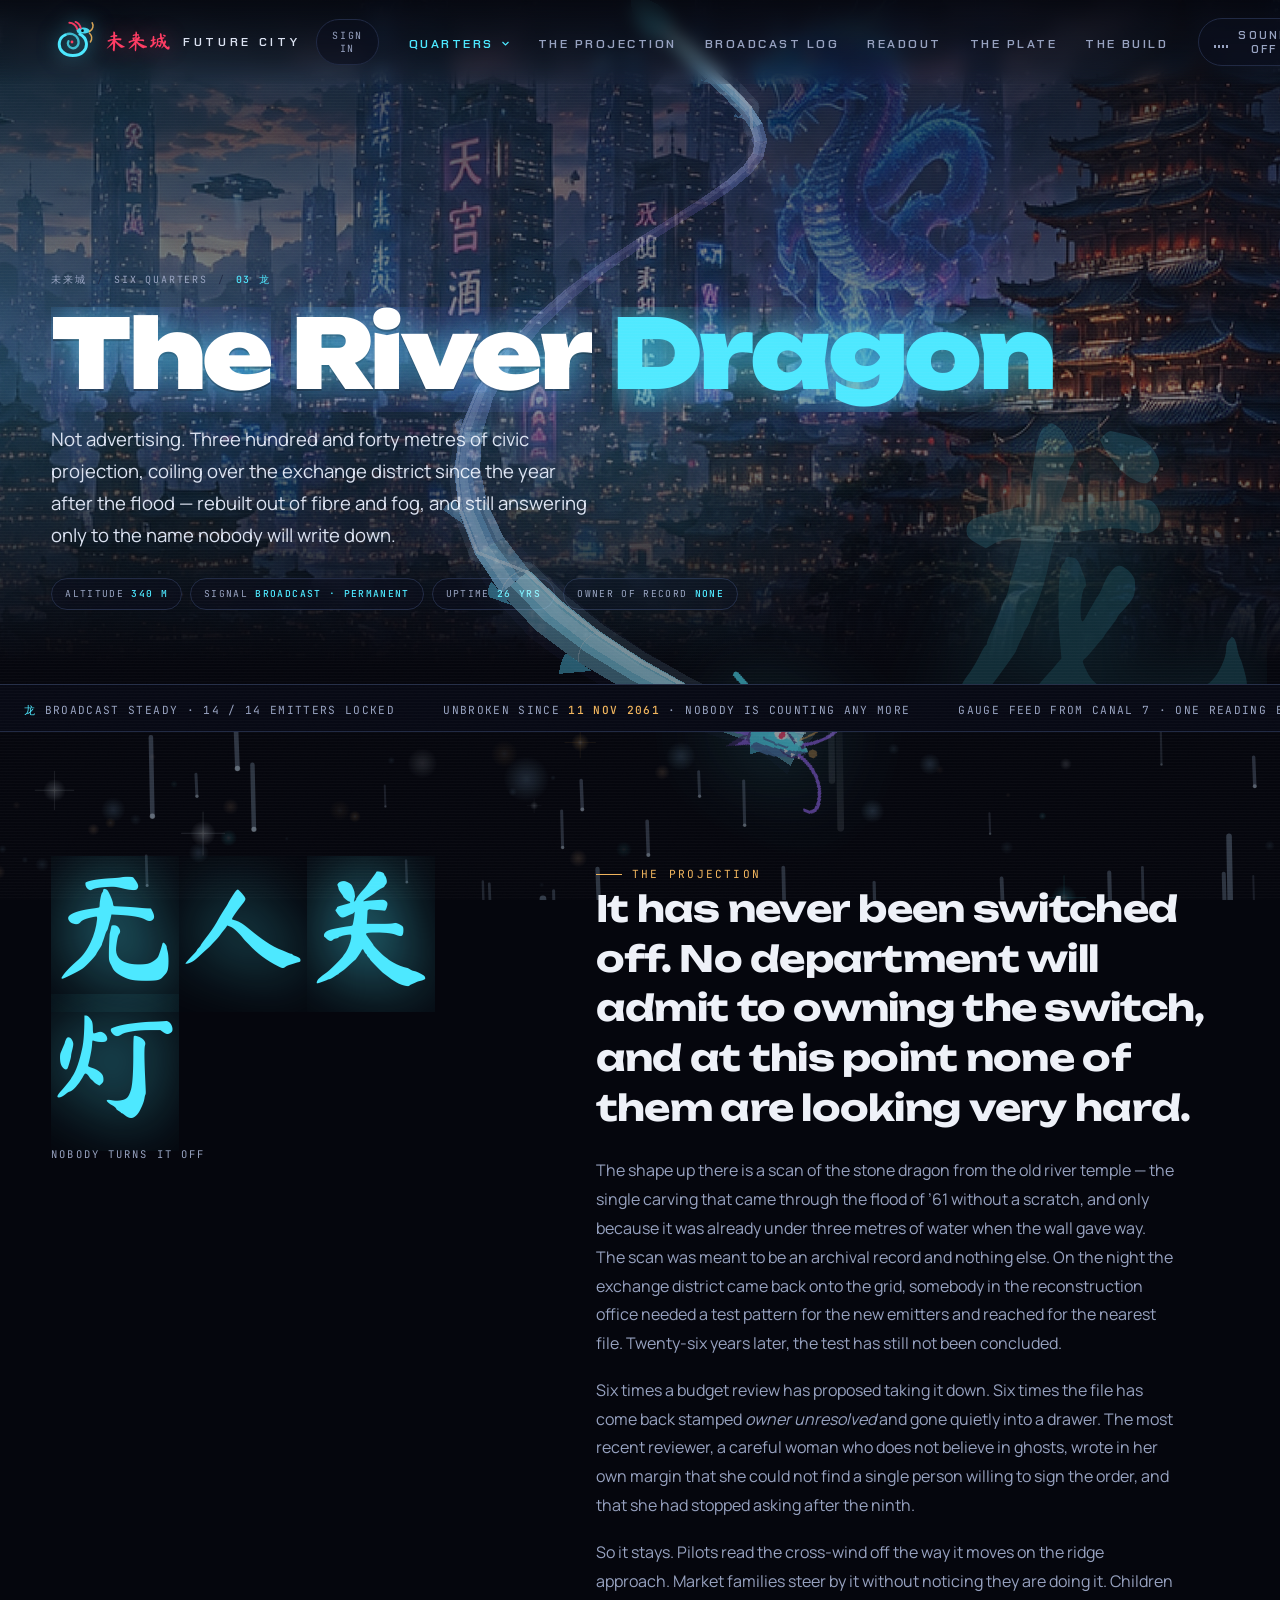
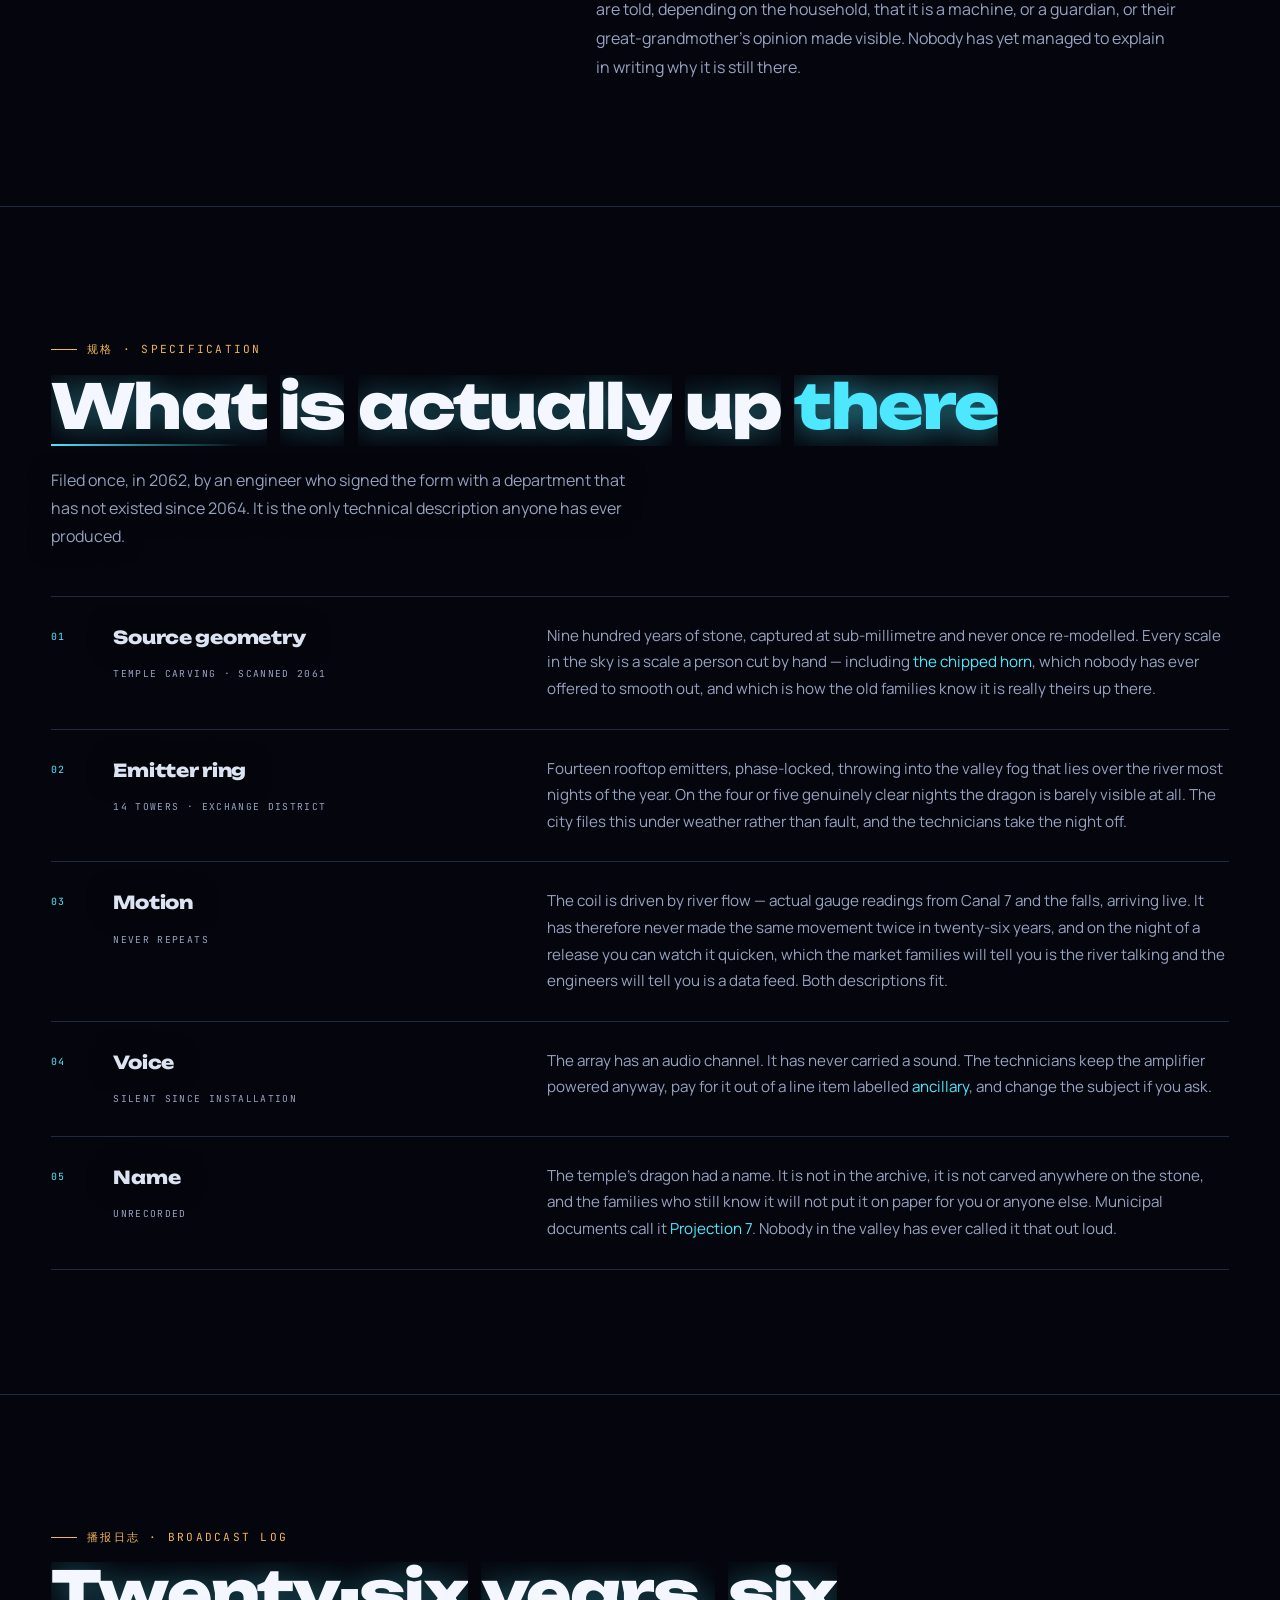
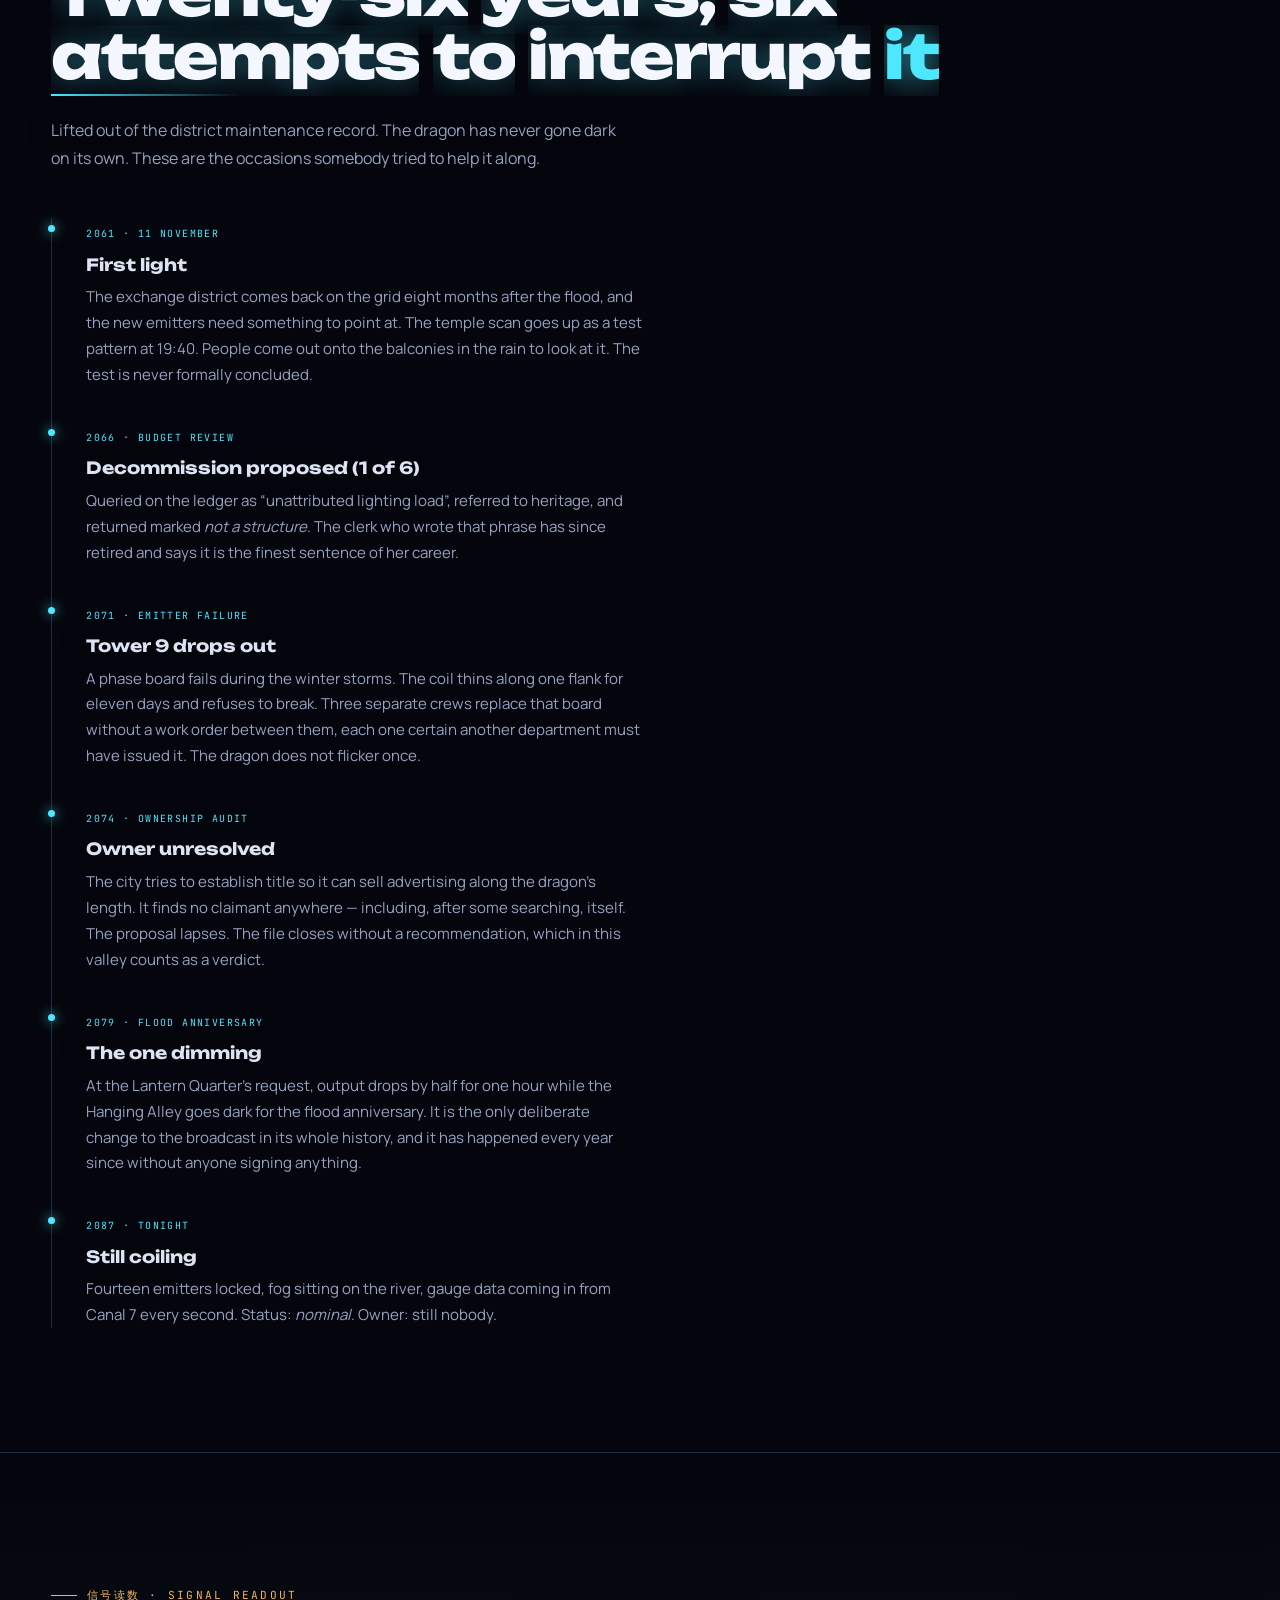
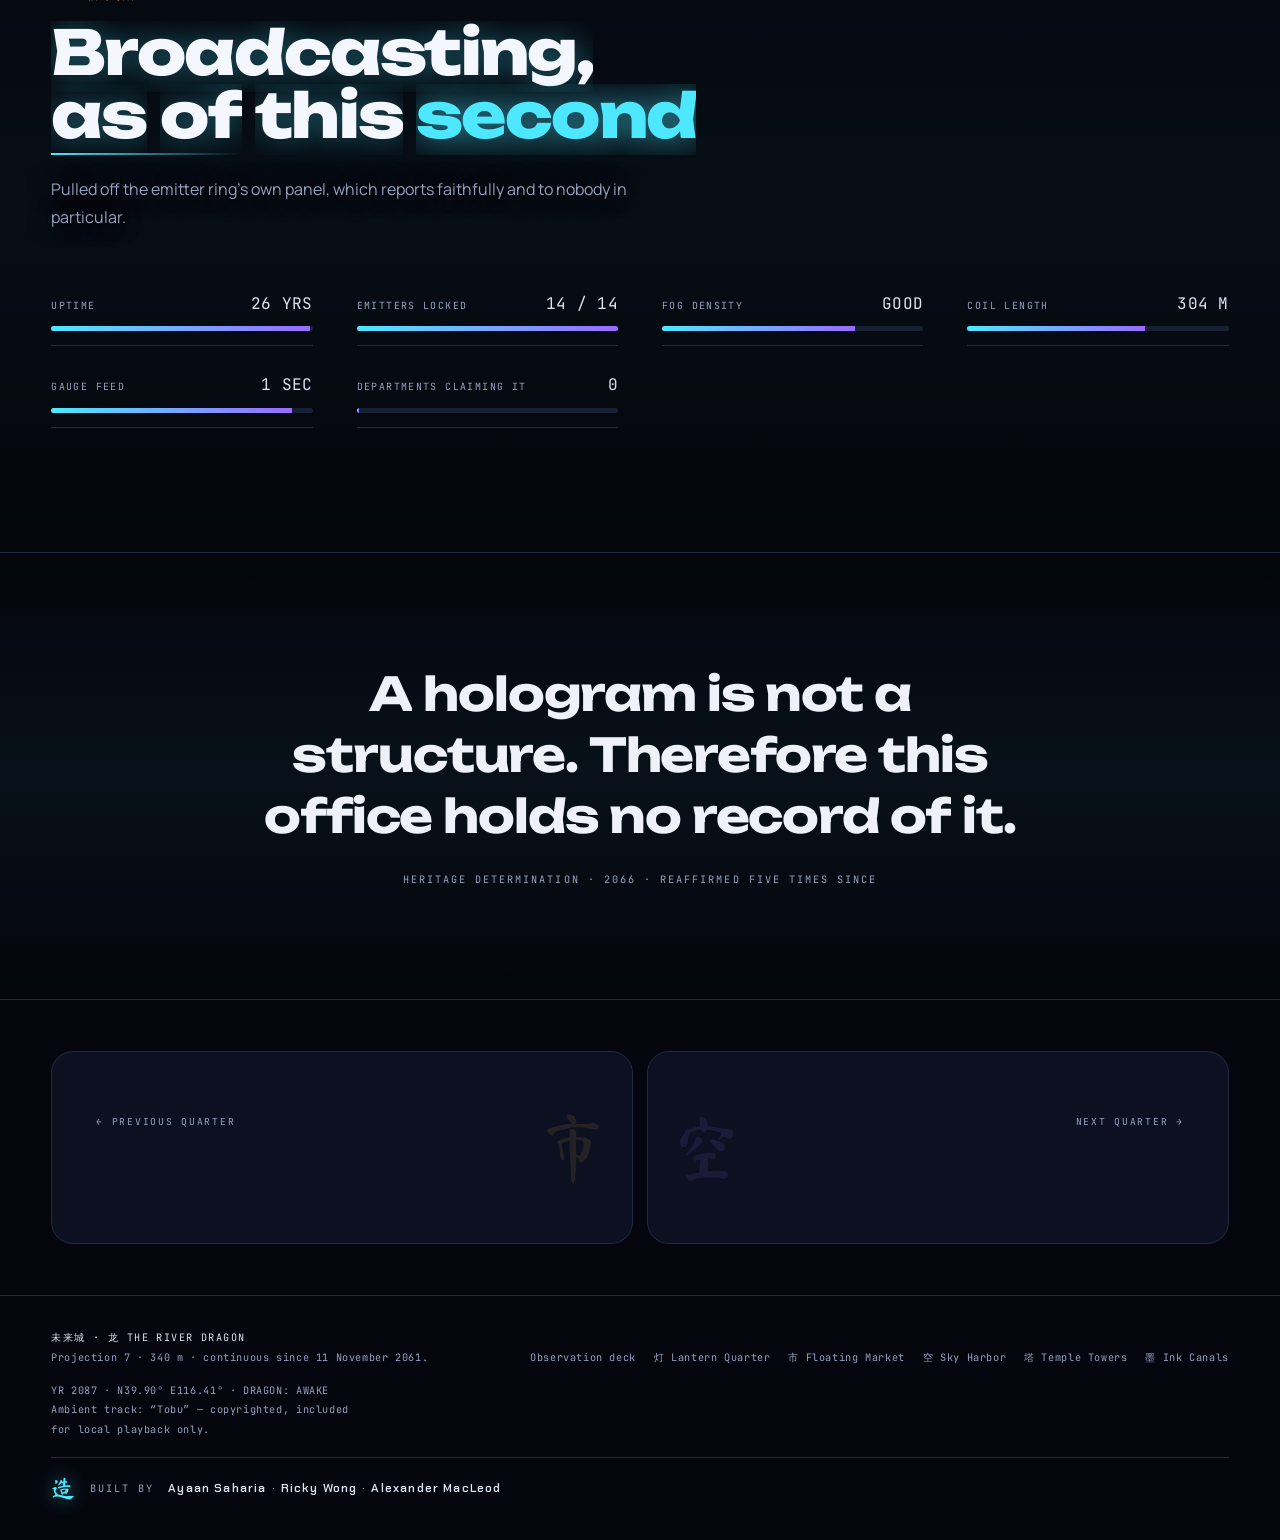
<file: river-dragon.html>
<!doctype html>
<html lang="en">
<head>
<meta charset="utf-8">
<meta name="viewport" content="width=device-width, initial-scale=1">
<title>The River Dragon · 未来城</title>
<meta name="author" content="Ayaan Saharia, Ricky Wong, Alexander MacLeod">
<meta name="description" content="龙 — the civic projection over 未来城. Broadcasting without interruption since 2061, from a scan of the temple carving that survived the flood.">
<link rel="preconnect" href="https://fonts.googleapis.com">
<link rel="preconnect" href="https://fonts.gstatic.com" crossorigin>
<link href="https://fonts.googleapis.com/css2?family=Unbounded:wght@400;600;700;800;900&family=Chakra+Petch:wght@500;600;700&family=Ma+Shan+Zheng&family=Manrope:wght@400;500;600;700&family=JetBrains+Mono:wght@400;500&display=swap" rel="stylesheet">
<link rel="icon" href="data:image/svg+xml,<svg xmlns='http://www.w3.org/2000/svg' viewBox='0 0 48 48'><rect width='48' height='48' rx='11' fill='%2305060d'/><path d='M33 15C41 19 43 29 37 35 31 41 19 41 13 35 7 29 9 19 16 16' fill='none' stroke='%234de8ff' stroke-width='4' stroke-linecap='round' stroke-linejoin='round'/><path d='M16 16C22 13 29 15 31 21 33 27 29 32 24 31' fill='none' stroke='%234de8ff' stroke-width='3' stroke-linecap='round' opacity='.75'/><path d='M29 10C35 6 43 7 45 12 41 15 34 15 30 13Z' fill='%234de8ff'/><path d='M30 9C28 4 25 2 21 2' fill='none' stroke='%23ff3d64' stroke-width='2.6' stroke-linecap='round'/><path d='M44 12C48 10 49 5 47 2' fill='none' stroke='%23f0b45c' stroke-width='2' stroke-linecap='round'/><circle cx='36' cy='11' r='1.7' fill='%2305060d'/></svg>">
<link rel="stylesheet" href="assets/site.css">
<link rel="stylesheet" href="assets/admin.css">
</head>
<body data-district="river-dragon" style="--accent:#4de8ff; --accent-2:#9a6bff">

<svg width="0" height="0" style="position:absolute" aria-hidden="true">
  <filter id="glow" x="-200%" y="-200%" width="500%" height="500%">
    <feGaussianBlur stdDeviation="4" result="blur"/>
    <feMerge><feMergeNode in="blur"/><feMergeNode in="SourceGraphic"/></feMerge>
  </filter>
  <!-- The city art is 1536x1024 and every screen asks for more than that, so
       the browser is always enlarging it. This is an unsharp mask to take the
       edge off that: it puts no detail back, it just stops the detail that is
       there from going soft on the way up. -->
  <filter id="crisp" x="0" y="0" width="100%" height="100%" color-interpolation-filters="sRGB">
    <feConvolveMatrix order="3" preserveAlpha="true"
      kernelMatrix="0 -0.35 0  -0.35 2.4 -0.35  0 -0.35 0"/>
  </filter>
</svg>

<div class="loader" id="loader">
  <span class="lglyph">龙</span>
  <span class="lmark">Holding the broadcast</span>
  <div class="lbar"><div class="lfill" id="loaderFill"></div></div>
</div>

<canvas id="ambient" aria-hidden="true"></canvas>
<div class="noise" aria-hidden="true"></div>
<div class="scanlines" aria-hidden="true"></div>
<div class="cursor-glow" id="cursorGlow" aria-hidden="true"></div>
<div class="cursor-ring" id="cursorRing" aria-hidden="true"></div>
<svg id="dragon" aria-hidden="true"><path id="dragonPath"/><g id="dragonHead"></g></svg>

<audio id="track" loop preload="none">
  <source src="Tobu%20Song%20Copyrighted.mp4" type="audio/mp4">
</audio>

<nav class="topbar">
  <a class="brand" href="index.html">
    <svg class="logo" viewBox="0 0 48 48" aria-hidden="true"><path class="coil" pathLength="150" d="M33 15 C41 19 43 29 37 35 C31 41 19 41 13 35 C7 29 9 19 16 16"/><path class="coil coil-inner" pathLength="150" d="M16 16 C22 13 29 15 31 21 C33 27 29 32 24 31 C20 30 18 26 20 23"/><g class="head"><path class="jaw" d="M29 10 C35 6 43 7 45 12 C41 15 34 15 30 13 Z"/><path class="horn" d="M30 9 C28 4 25 2 21 2"/><path class="horn" d="M34 8 C33 4 31 2 28 1" opacity=".7"/><path class="whisk" d="M44 12 C48 10 49 5 47 2"/><path class="whisk" d="M44 14 C47 17 47 21 45 24"/><circle class="eye" cx="36" cy="11" r="1.5"/></g><circle class="spark" cx="24" cy="24" r="1.6"/></svg>
    <span class="brand-name">未来城</span>
    <span class="brand-word">FUTURE&nbsp;CITY</span>
  </a>
  <div class="nav-right">
    <ul class="nav-links">
      <li class="nav-menu" id="navMenu">
        <button type="button" aria-expanded="false">Quarters
          <svg viewBox="0 0 12 12" fill="none" stroke="currentColor" stroke-width="1.6" aria-hidden="true"><path d="M2 4l4 4 4-4"/></svg>
        </button>
      </li>
      <li><a href="#spec">The Projection</a></li>
      <li><a href="#log">Broadcast Log</a></li>
      <li><a href="#readout">Readout</a></li>
      <li><a href="index.html#atlas">The Plate</a></li>
      <li><a href="the-build.html">The Build</a></li>
    </ul>
    <button class="audio-btn" id="audioBtn" type="button" aria-pressed="false">
      <span class="eq" aria-hidden="true"><i></i><i></i><i></i><i></i></span>
      <span id="audioLabel">Sound off</span>
    </button>
  </div>
</nav>

<header class="subhero">
  <div class="subhero-media">
    <img src="China%20Futuristic%20City.png" alt="The luminous blue dragon hologram coiling above the exchange district of 未来城." style="--sx:68%; --sy:30%; --sz:2">
  </div>
  <span class="subhero-glyph" aria-hidden="true">龙</span>
  <div class="subhero-inner">
    <p class="crumb"><a href="index.html">未来城</a> <i>/</i> <a href="index.html#districts">Six quarters</a> <i>/</i> <b>03 龙</b></p>
    <h1 class="page-title">The River Dragon</h1>
    <p class="page-tagline">Not advertising. Three hundred and forty metres of civic projection, coiling over the exchange district since the year after the flood — rebuilt out of fibre and fog, and still answering only to the name nobody will write down.</p>
    <div class="page-chips">
      <span class="chip">Altitude <b>340 m</b></span>
      <span class="chip">Signal <b>Broadcast · permanent</b></span>
      <span class="chip">Uptime <b>26 yrs</b></span>
      <span class="chip">Owner of record <b>None</b></span>
    </div>
  </div>
</header>

<div class="ticker" aria-hidden="true"><div class="ticker-track" id="tickerTrack"></div></div>

<section class="sec">
  <div class="wrap split-cols">
    <div data-reveal>
      <div class="mark-hanzi">无人关灯<small>Nobody turns it off</small></div>
    </div>
    <div data-reveal>
      <span class="eyebrow">The projection</span>
      <p class="statement">It has never been switched off. No department will admit to owning the switch, and at this point none of them are looking very hard.</p>
      <p class="body-copy">The shape up there is a scan of the stone dragon from the old river temple — the single carving that came through the flood of ’61 without a scratch, and only because it was already under three metres of water when the wall gave way. The scan was meant to be an archival record and nothing else. On the night the exchange district came back onto the grid, somebody in the reconstruction office needed a test pattern for the new emitters and reached for the nearest file. Twenty-six years later, the test has still not been concluded.</p>
      <p class="body-copy">Six times a budget review has proposed taking it down. Six times the file has come back stamped <em>owner unresolved</em> and gone quietly into a drawer. The most recent reviewer, a careful woman who does not believe in ghosts, wrote in her own margin that she could not find a single person willing to sign the order, and that she had stopped asking after the ninth.</p>
      <p class="body-copy">So it stays. Pilots read the cross-wind off the way it moves on the ridge approach. Market families steer by it without noticing they are doing it. Children are told, depending on the household, that it is a machine, or a guardian, or their great-grandmother’s opinion made visible. Nobody has yet managed to explain in writing why it is still there.</p>
    </div>
  </div>
</section>

<section class="sec bordered" id="spec">
  <div class="wrap">
    <div data-reveal>
      <span class="eyebrow">规格 · specification</span>
      <h2 class="sec-title">What is actually up there</h2>
      <p class="sec-lede">Filed once, in 2062, by an engineer who signed the form with a department that has not existed since 2064. It is the only technical description anyone has ever produced.</p>
    </div>
    <div class="rows" data-reveal>
      <div class="row">
        <span class="row-num">01</span>
        <div><h3 class="row-title">Source geometry</h3><span class="row-sub">Temple carving · scanned 2061</span></div>
        <p class="row-copy">Nine hundred years of stone, captured at sub-millimetre and never once re-modelled. Every scale in the sky is a scale a person cut by hand — including <em>the chipped horn</em>, which nobody has ever offered to smooth out, and which is how the old families know it is really theirs up there.</p>
      </div>
      <div class="row">
        <span class="row-num">02</span>
        <div><h3 class="row-title">Emitter ring</h3><span class="row-sub">14 towers · exchange district</span></div>
        <p class="row-copy">Fourteen rooftop emitters, phase-locked, throwing into the valley fog that lies over the river most nights of the year. On the four or five genuinely clear nights the dragon is barely visible at all. The city files this under weather rather than fault, and the technicians take the night off.</p>
      </div>
      <div class="row">
        <span class="row-num">03</span>
        <div><h3 class="row-title">Motion</h3><span class="row-sub">Never repeats</span></div>
        <p class="row-copy">The coil is driven by river flow — actual gauge readings from Canal 7 and the falls, arriving live. It has therefore never made the same movement twice in twenty-six years, and on the night of a release you can watch it quicken, which the market families will tell you is the river talking and the engineers will tell you is a data feed. Both descriptions fit.</p>
      </div>
      <div class="row">
        <span class="row-num">04</span>
        <div><h3 class="row-title">Voice</h3><span class="row-sub">Silent since installation</span></div>
        <p class="row-copy">The array has an audio channel. It has never carried a sound. The technicians keep the amplifier powered anyway, pay for it out of a line item labelled <em>ancillary</em>, and change the subject if you ask.</p>
      </div>
      <div class="row">
        <span class="row-num">05</span>
        <div><h3 class="row-title">Name</h3><span class="row-sub">Unrecorded</span></div>
        <p class="row-copy">The temple’s dragon had a name. It is not in the archive, it is not carved anywhere on the stone, and the families who still know it will not put it on paper for you or anyone else. Municipal documents call it <em>Projection 7</em>. Nobody in the valley has ever called it that out loud.</p>
      </div>
    </div>
  </div>
</section>

<section class="sec bordered" id="log">
  <div class="wrap">
    <div data-reveal>
      <span class="eyebrow">播报日志 · broadcast log</span>
      <h2 class="sec-title">Twenty-six years, six attempts to interrupt it</h2>
      <p class="sec-lede">Lifted out of the district maintenance record. The dragon has never gone dark on its own. These are the occasions somebody tried to help it along.</p>
    </div>
    <div class="log" data-reveal>
      <div class="log-item">
        <span class="log-time">2061 · 11 November</span>
        <h3 class="log-title">First light</h3>
        <p class="log-copy">The exchange district comes back on the grid eight months after the flood, and the new emitters need something to point at. The temple scan goes up as a test pattern at 19:40. People come out onto the balconies in the rain to look at it. The test is never formally concluded.</p>
      </div>
      <div class="log-item">
        <span class="log-time">2066 · Budget review</span>
        <h3 class="log-title">Decommission proposed (1 of 6)</h3>
        <p class="log-copy">Queried on the ledger as “unattributed lighting load”, referred to heritage, and returned marked <em>not a structure</em>. The clerk who wrote that phrase has since retired and says it is the finest sentence of her career.</p>
      </div>
      <div class="log-item">
        <span class="log-time">2071 · Emitter failure</span>
        <h3 class="log-title">Tower 9 drops out</h3>
        <p class="log-copy">A phase board fails during the winter storms. The coil thins along one flank for eleven days and refuses to break. Three separate crews replace that board without a work order between them, each one certain another department must have issued it. The dragon does not flicker once.</p>
      </div>
      <div class="log-item">
        <span class="log-time">2074 · Ownership audit</span>
        <h3 class="log-title">Owner unresolved</h3>
        <p class="log-copy">The city tries to establish title so it can sell advertising along the dragon’s length. It finds no claimant anywhere — including, after some searching, itself. The proposal lapses. The file closes without a recommendation, which in this valley counts as a verdict.</p>
      </div>
      <div class="log-item">
        <span class="log-time">2079 · Flood anniversary</span>
        <h3 class="log-title">The one dimming</h3>
        <p class="log-copy">At the Lantern Quarter’s request, output drops by half for one hour while the Hanging Alley goes dark for the flood anniversary. It is the only deliberate change to the broadcast in its whole history, and it has happened every year since without anyone signing anything.</p>
      </div>
      <div class="log-item">
        <span class="log-time">2087 · Tonight</span>
        <h3 class="log-title">Still coiling</h3>
        <p class="log-copy">Fourteen emitters locked, fog sitting on the river, gauge data coming in from Canal 7 every second. Status: <em>nominal</em>. Owner: still nobody.</p>
      </div>
    </div>
  </div>
</section>

<section class="sec bordered" id="readout" style="background:linear-gradient(180deg, transparent, rgba(77,232,255,.04), transparent)">
  <div class="wrap">
    <div data-reveal>
      <span class="eyebrow">信号读数 · signal readout</span>
      <h2 class="sec-title">Broadcasting, as of this second</h2>
      <p class="sec-lede">Pulled off the emitter ring’s own panel, which reports faithfully and to nobody in particular.</p>
    </div>
    <div class="readout" data-reveal>
      <div class="meter"><div class="meter-top"><span class="label">Uptime</span><span class="value">26 YRS</span></div><div class="meter-track"><div class="meter-fill" data-target="99"></div></div></div>
      <div class="meter"><div class="meter-top"><span class="label">Emitters locked</span><span class="value">14 / 14</span></div><div class="meter-track"><div class="meter-fill" data-target="100"></div></div></div>
      <div class="meter"><div class="meter-top"><span class="label">Fog density</span><span class="value">GOOD</span></div><div class="meter-track"><div class="meter-fill" data-target="74"></div></div></div>
      <div class="meter"><div class="meter-top"><span class="label">Coil length</span><span class="value">340 M</span></div><div class="meter-track"><div class="meter-fill" data-target="68"></div></div></div>
      <div class="meter"><div class="meter-top"><span class="label">Gauge feed</span><span class="value">1 SEC</span></div><div class="meter-track"><div class="meter-fill" data-target="92"></div></div></div>
      <div class="meter"><div class="meter-top"><span class="label">Departments claiming it</span><span class="value">0</span></div><div class="meter-track"><div class="meter-fill" data-target="1"></div></div></div>
    </div>
  </div>
</section>

<section class="quote">
  <div class="wrap" data-reveal>
    <blockquote>A hologram is not a structure. Therefore this office holds no record of it.</blockquote>
    <cite>Heritage determination · 2066 · reaffirmed five times since</cite>
  </div>
</section>

<nav class="prevnext" aria-label="Quarters">
  <a class="pn prev" href="floating-market.html" style="--pn:#f0b45c">
    <span class="g" aria-hidden="true">市</span>
    <span class="dir">← Previous quarter</span>
    <p class="nm">The Floating Market</p>
  </a>
  <a class="pn next" href="sky-harbor.html" style="--pn:#9a6bff">
    <span class="g" aria-hidden="true">空</span>
    <span class="dir">Next quarter →</span>
    <p class="nm">Sky Harbor</p>
  </a>
</nav>

<footer>
  <div>
    <span class="fmark">未来城 · 龙 THE RIVER DRAGON</span><br>
    Projection 7 · 340 m · continuous since 11 November 2061.
  </div>
  <nav class="foot-links" aria-label="Site">
    <a href="index.html">Observation deck</a>
    <a href="lantern-quarter.html">灯 Lantern Quarter</a>
    <a href="floating-market.html">市 Floating Market</a>
    <a href="sky-harbor.html">空 Sky Harbor</a>
    <a href="temple-towers.html">塔 Temple Towers</a>
    <a href="ink-canals.html">墨 Ink Canals</a>
  </nav>
  <div class="credits">
    <span class="credits-mark" aria-hidden="true">造</span>
    <span class="credits-lede">Built by</span>
    <ul class="credits-names">
      <li><a href="the-build.html">Ayaan Saharia</a></li>
      <li><a href="the-build.html">Ricky Wong</a></li>
      <li><a href="the-build.html">Alexander MacLeod</a></li>
    </ul>
  </div>
  <div class="fine">
    YR 2087 · N39.90° E116.41° · DRAGON: AWAKE<br>
    Ambient track: “Tobu” — copyrighted, included for local playback only.
  </div>
</footer>

<script>
window.FC_TICKER = [
  '<em>龙</em> BROADCAST STEADY · 14 / 14 EMITTERS LOCKED',
  'UNBROKEN SINCE <b>11 NOV 2061</b> · NOBODY IS COUNTING ANY MORE',
  'GAUGE FEED FROM CANAL 7 · ONE READING EVERY SECOND',
  '<em>龙</em> OWNER OF RECORD: STILL UNRESOLVED, STILL NOBODY LOOKING',
  'FOG ON THE RIVER TONIGHT — GOOD WEATHER FOR A DRAGON',
  'ANNUAL DIMMING 21 JUNE 23:00 · ONE HOUR · THE ONLY ONE IT ALLOWS'
];
</script>
<script src="assets/auth.js"></script>
<script src="assets/admin.js"></script>
<script src="assets/site.js"></script>
</body>
</html>
</file>
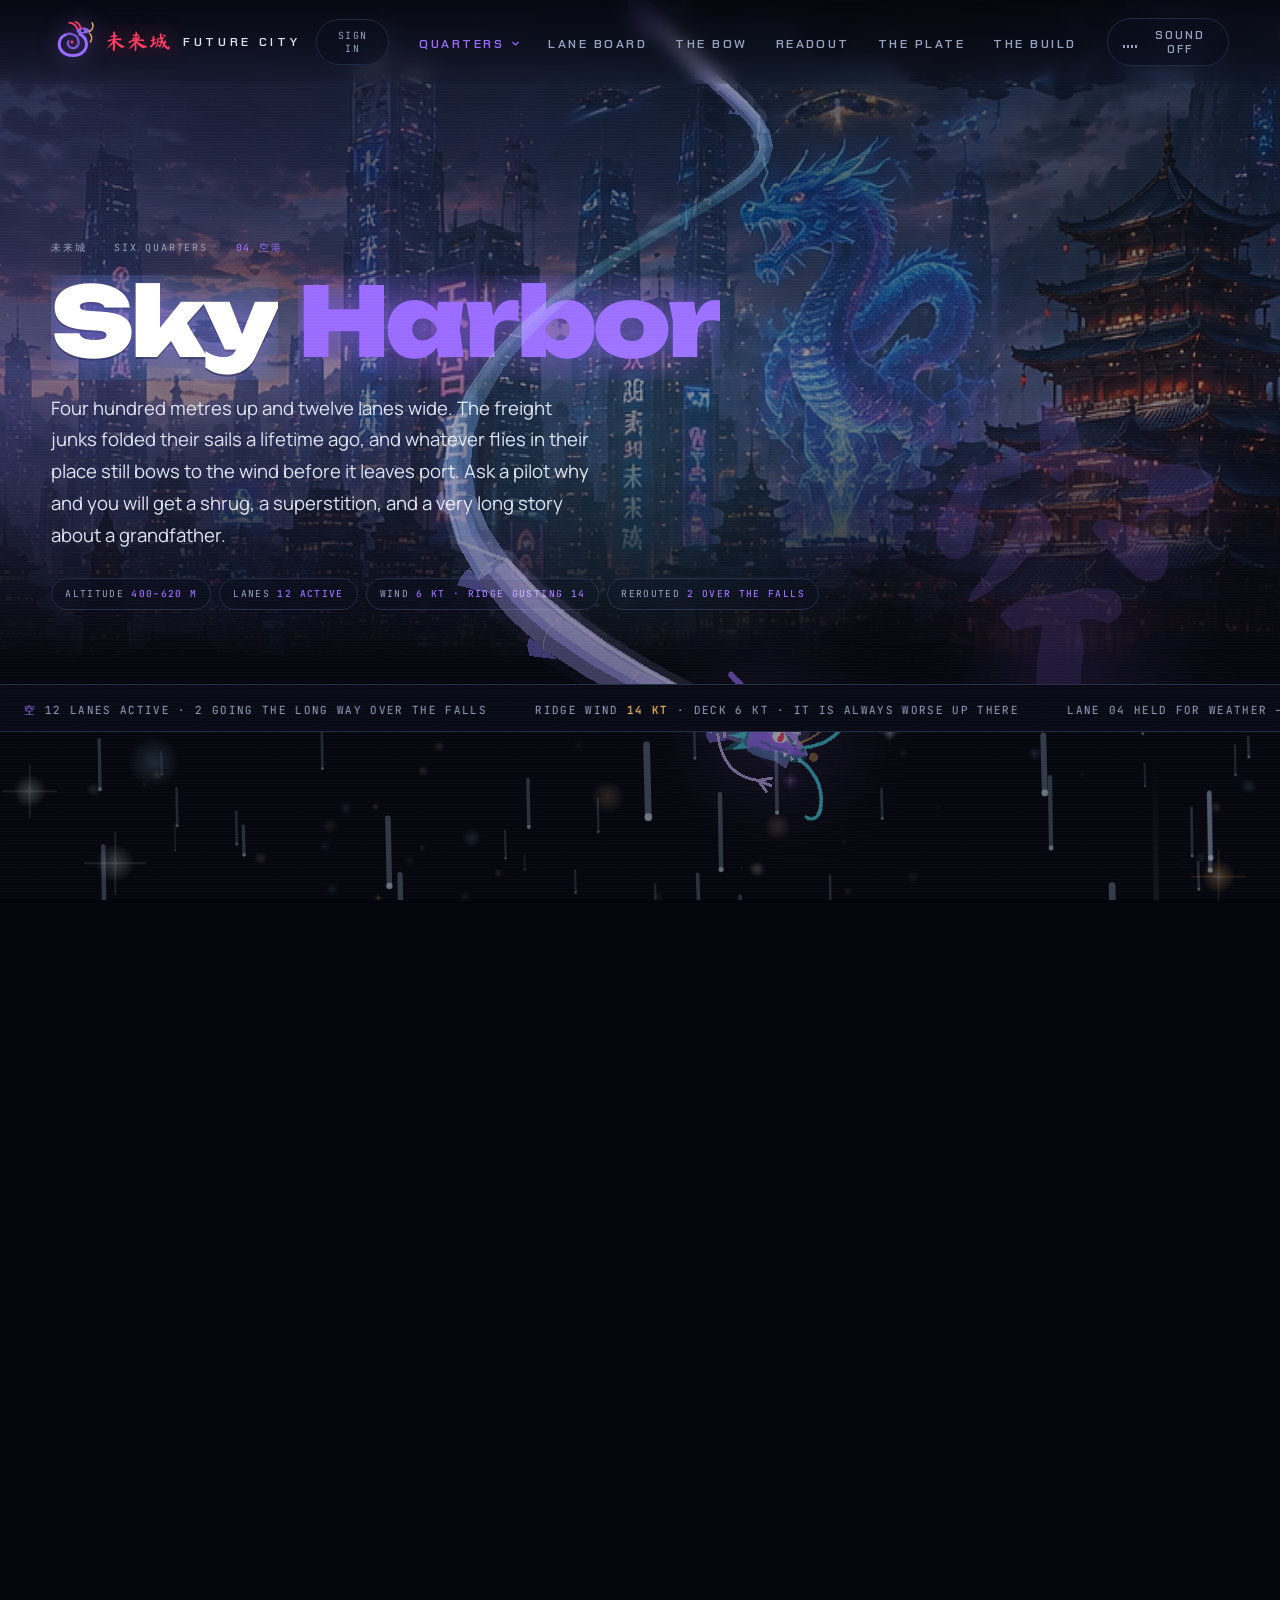
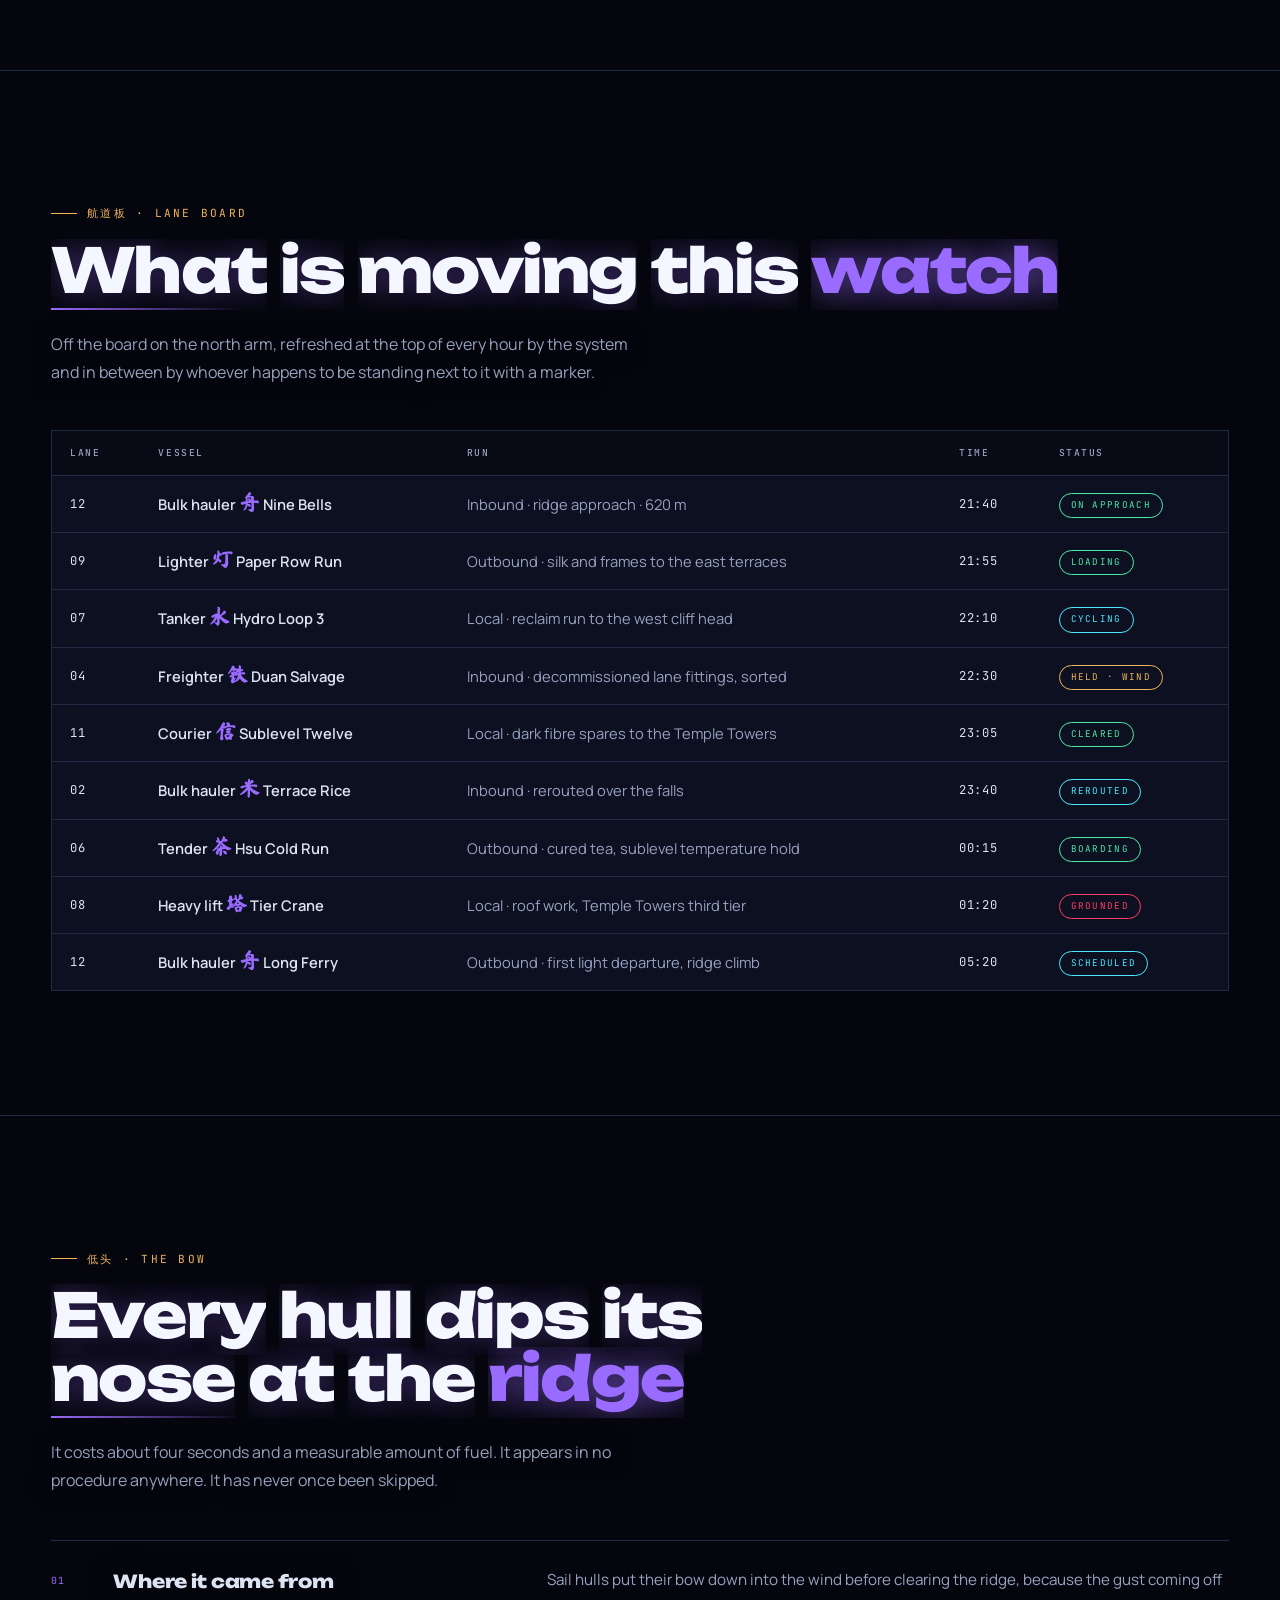
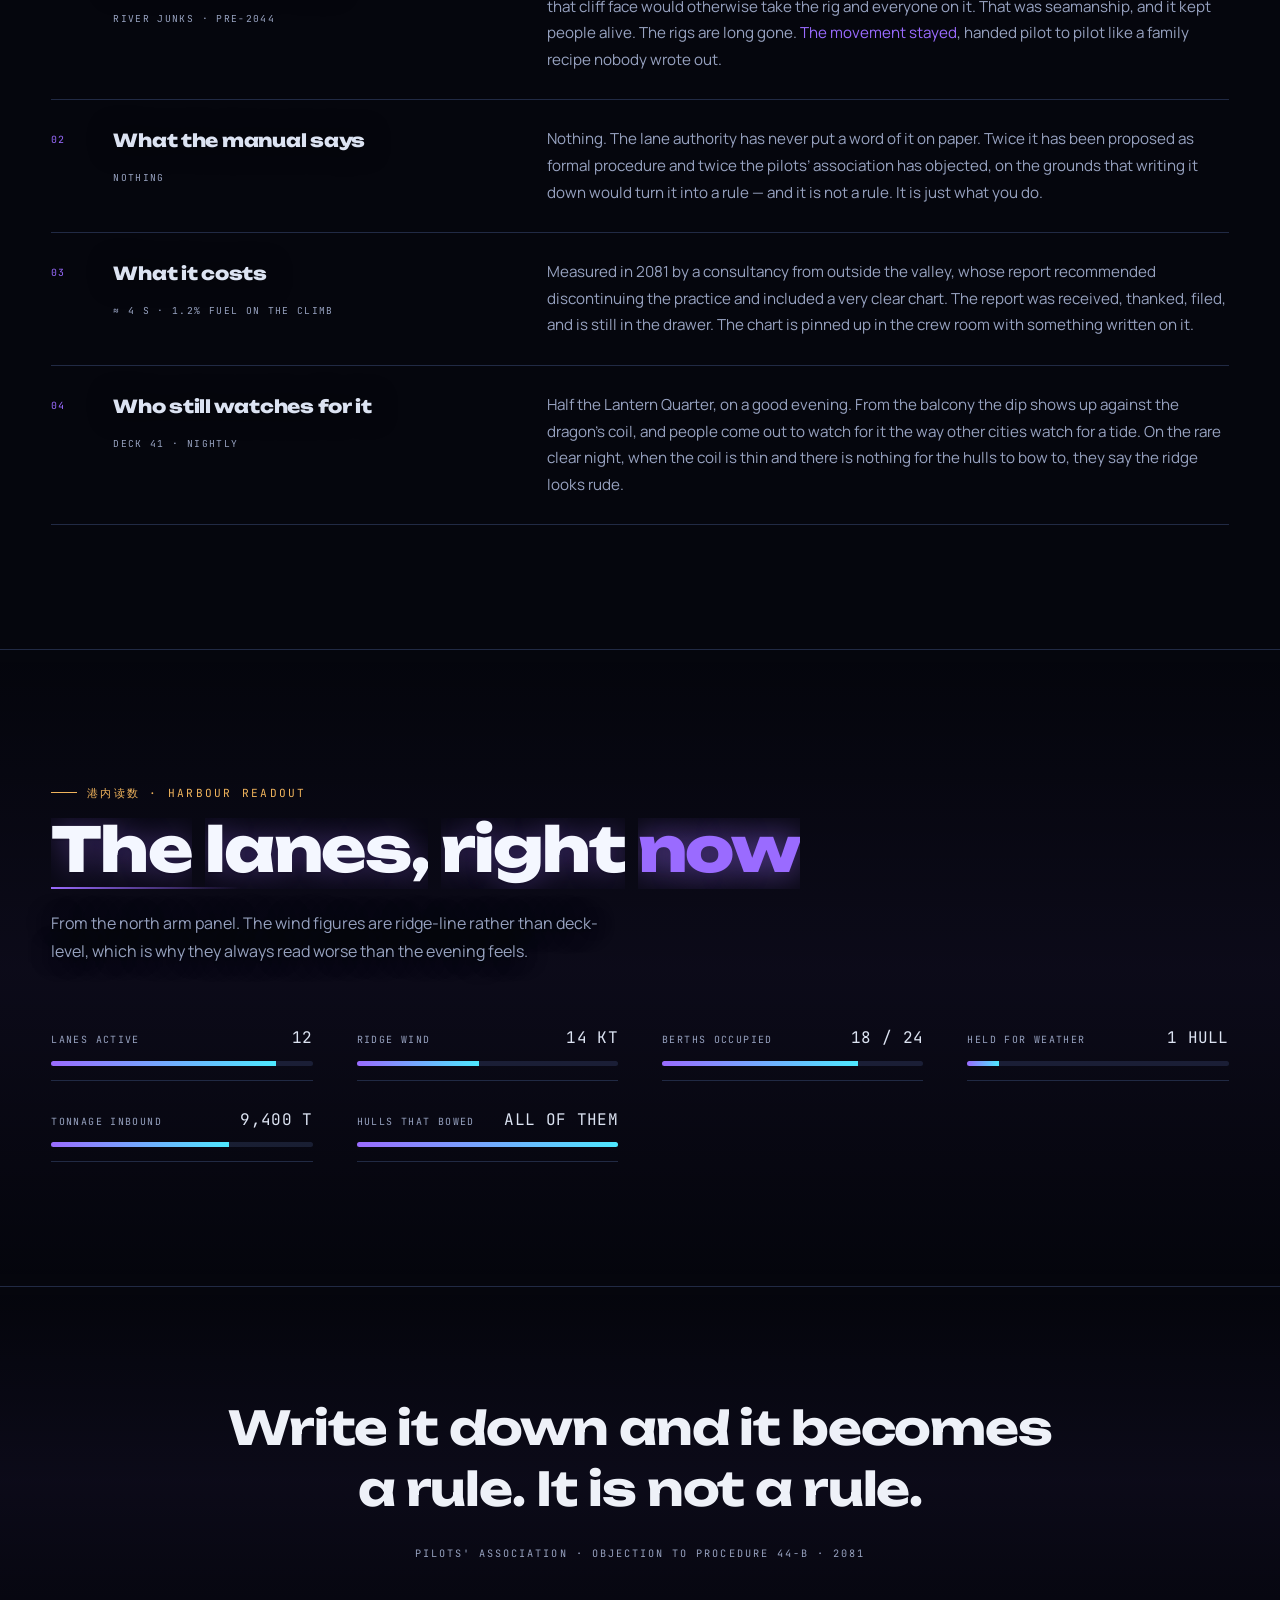
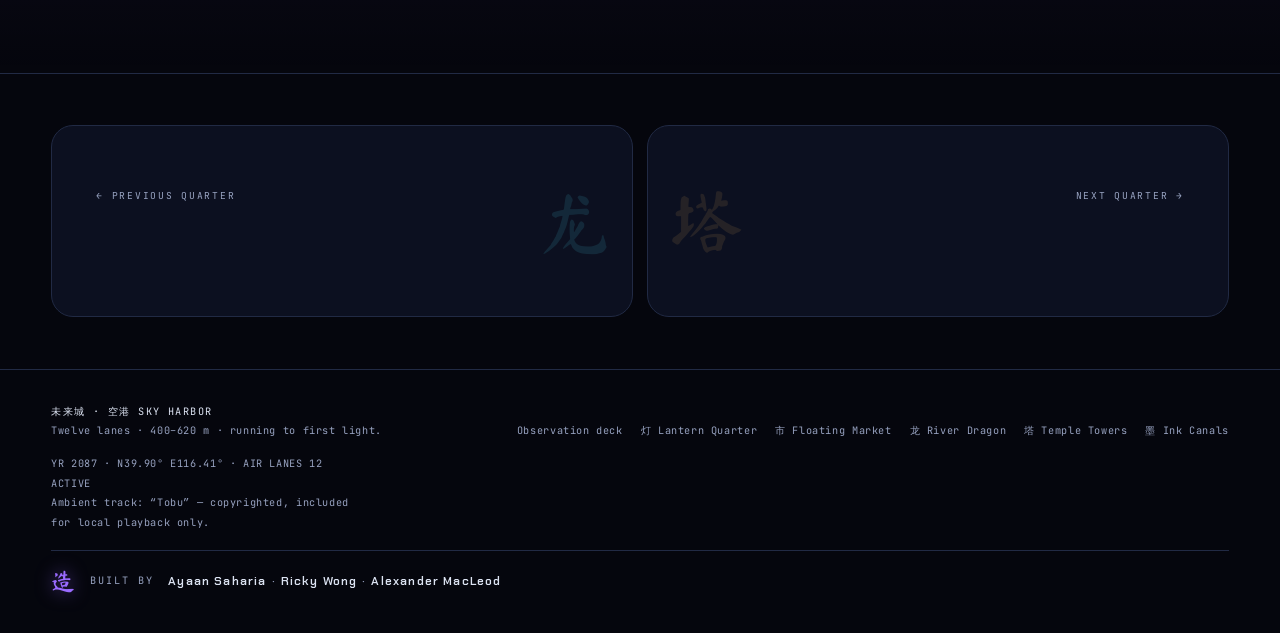
<file: sky-harbor.html>
<!doctype html>
<html lang="en">
<head>
<meta charset="utf-8">
<meta name="viewport" content="width=device-width, initial-scale=1">
<title>Sky Harbor · 未来城</title>
<meta name="author" content="Ayaan Saharia, Ricky Wong, Alexander MacLeod">
<meta name="description" content="空港 — the air lanes over 未来城. Twelve lanes, four hundred metres up, and a bow the pilots inherited from the river junks.">
<link rel="preconnect" href="https://fonts.googleapis.com">
<link rel="preconnect" href="https://fonts.gstatic.com" crossorigin>
<link href="https://fonts.googleapis.com/css2?family=Unbounded:wght@400;600;700;800;900&family=Chakra+Petch:wght@500;600;700&family=Ma+Shan+Zheng&family=Manrope:wght@400;500;600;700&family=JetBrains+Mono:wght@400;500&display=swap" rel="stylesheet">
<link rel="icon" href="data:image/svg+xml,<svg xmlns='http://www.w3.org/2000/svg' viewBox='0 0 48 48'><rect width='48' height='48' rx='11' fill='%2305060d'/><path d='M33 15C41 19 43 29 37 35 31 41 19 41 13 35 7 29 9 19 16 16' fill='none' stroke='%234de8ff' stroke-width='4' stroke-linecap='round' stroke-linejoin='round'/><path d='M16 16C22 13 29 15 31 21 33 27 29 32 24 31' fill='none' stroke='%234de8ff' stroke-width='3' stroke-linecap='round' opacity='.75'/><path d='M29 10C35 6 43 7 45 12 41 15 34 15 30 13Z' fill='%234de8ff'/><path d='M30 9C28 4 25 2 21 2' fill='none' stroke='%23ff3d64' stroke-width='2.6' stroke-linecap='round'/><path d='M44 12C48 10 49 5 47 2' fill='none' stroke='%23f0b45c' stroke-width='2' stroke-linecap='round'/><circle cx='36' cy='11' r='1.7' fill='%2305060d'/></svg>">
<link rel="stylesheet" href="assets/site.css">
<link rel="stylesheet" href="assets/admin.css">
</head>
<body data-district="sky-harbor" style="--accent:#9a6bff; --accent-2:#4de8ff">

<svg width="0" height="0" style="position:absolute" aria-hidden="true">
  <filter id="glow" x="-200%" y="-200%" width="500%" height="500%">
    <feGaussianBlur stdDeviation="4" result="blur"/>
    <feMerge><feMergeNode in="blur"/><feMergeNode in="SourceGraphic"/></feMerge>
  </filter>
  <!-- The city art is 1536x1024 and every screen asks for more than that, so
       the browser is always enlarging it. This is an unsharp mask to take the
       edge off that: it puts no detail back, it just stops the detail that is
       there from going soft on the way up. -->
  <filter id="crisp" x="0" y="0" width="100%" height="100%" color-interpolation-filters="sRGB">
    <feConvolveMatrix order="3" preserveAlpha="true"
      kernelMatrix="0 -0.35 0  -0.35 2.4 -0.35  0 -0.35 0"/>
  </filter>
</svg>

<div class="loader" id="loader">
  <span class="lglyph">空</span>
  <span class="lmark">Clearing the lanes</span>
  <div class="lbar"><div class="lfill" id="loaderFill"></div></div>
</div>

<canvas id="ambient" aria-hidden="true"></canvas>
<div class="noise" aria-hidden="true"></div>
<div class="scanlines" aria-hidden="true"></div>
<div class="cursor-glow" id="cursorGlow" aria-hidden="true"></div>
<div class="cursor-ring" id="cursorRing" aria-hidden="true"></div>
<svg id="dragon" aria-hidden="true"><path id="dragonPath"/><g id="dragonHead"></g></svg>

<audio id="track" loop preload="none">
  <source src="Tobu%20Song%20Copyrighted.mp4" type="audio/mp4">
</audio>

<nav class="topbar">
  <a class="brand" href="index.html">
    <svg class="logo" viewBox="0 0 48 48" aria-hidden="true"><path class="coil" pathLength="150" d="M33 15 C41 19 43 29 37 35 C31 41 19 41 13 35 C7 29 9 19 16 16"/><path class="coil coil-inner" pathLength="150" d="M16 16 C22 13 29 15 31 21 C33 27 29 32 24 31 C20 30 18 26 20 23"/><g class="head"><path class="jaw" d="M29 10 C35 6 43 7 45 12 C41 15 34 15 30 13 Z"/><path class="horn" d="M30 9 C28 4 25 2 21 2"/><path class="horn" d="M34 8 C33 4 31 2 28 1" opacity=".7"/><path class="whisk" d="M44 12 C48 10 49 5 47 2"/><path class="whisk" d="M44 14 C47 17 47 21 45 24"/><circle class="eye" cx="36" cy="11" r="1.5"/></g><circle class="spark" cx="24" cy="24" r="1.6"/></svg>
    <span class="brand-name">未来城</span>
    <span class="brand-word">FUTURE&nbsp;CITY</span>
  </a>
  <div class="nav-right">
    <ul class="nav-links">
      <li class="nav-menu" id="navMenu">
        <button type="button" aria-expanded="false">Quarters
          <svg viewBox="0 0 12 12" fill="none" stroke="currentColor" stroke-width="1.6" aria-hidden="true"><path d="M2 4l4 4 4-4"/></svg>
        </button>
      </li>
      <li><a href="#board">Lane Board</a></li>
      <li><a href="#bow">The Bow</a></li>
      <li><a href="#readout">Readout</a></li>
      <li><a href="index.html#atlas">The Plate</a></li>
      <li><a href="the-build.html">The Build</a></li>
    </ul>
    <button class="audio-btn" id="audioBtn" type="button" aria-pressed="false">
      <span class="eq" aria-hidden="true"><i></i><i></i><i></i><i></i></span>
      <span id="audioLabel">Sound off</span>
    </button>
  </div>
</nav>

<header class="subhero">
  <div class="subhero-media">
    <img src="China%20Futuristic%20City.png" alt="A bulk sky freighter on the evening approach above the towers of 未来城." style="--sx:69%; --sy:9%; --sz:2">
  </div>
  <span class="subhero-glyph" aria-hidden="true">空</span>
  <div class="subhero-inner">
    <p class="crumb"><a href="index.html">未来城</a> <i>/</i> <a href="index.html#districts">Six quarters</a> <i>/</i> <b>04 空港</b></p>
    <h1 class="page-title">Sky Harbor</h1>
    <p class="page-tagline">Four hundred metres up and twelve lanes wide. The freight junks folded their sails a lifetime ago, and whatever flies in their place still bows to the wind before it leaves port. Ask a pilot why and you will get a shrug, a superstition, and a very long story about a grandfather.</p>
    <div class="page-chips">
      <span class="chip">Altitude <b>400–620 m</b></span>
      <span class="chip">Lanes <b>12 active</b></span>
      <span class="chip">Wind <b>6 kt · ridge gusting 14</b></span>
      <span class="chip">Rerouted <b>2 over the falls</b></span>
    </div>
  </div>
</header>

<div class="ticker" aria-hidden="true"><div class="ticker-track" id="tickerTrack"></div></div>

<section class="sec">
  <div class="wrap split-cols">
    <div data-reveal>
      <div class="mark-hanzi">先敬风<small>Greet the wind first</small></div>
    </div>
    <div data-reveal>
      <span class="eyebrow">The harbour</span>
      <p class="statement">The lanes were drawn over the river for one reason: that is where the junks already went.</p>
      <p class="body-copy">There was no engineering case for it. The air is better two kilometres east, and the ridge approach costs every inbound hull three minutes and a fuel penalty that somebody recalculates angrily about once a decade. But the river was the route. It had been the route for six hundred years, and when the lanes were drawn in 2044 the planners followed the water because the pilots they consulted could not describe any other way of arriving.</p>
      <p class="body-copy">So freight still comes in over Canal 7, past the emitter ring, under the dragon’s coil, and settles onto the arms on the north cliff. The pilots complain about that approach every single shift. They will also come out of their seats if anyone from outside the valley suggests moving it, which has happened four times and gone badly four times.</p>
      <p class="body-copy">Twelve lanes tonight, running until first light. Two are going the long way round over the falls, which is ordinary, and which nobody down here has ever bothered to log as a delay.</p>
    </div>
  </div>
</section>

<section class="sec bordered" id="board">
  <div class="wrap">
    <div data-reveal>
      <span class="eyebrow">航道板 · lane board</span>
      <h2 class="sec-title">What is moving this watch</h2>
      <p class="sec-lede">Off the board on the north arm, refreshed at the top of every hour by the system and in between by whoever happens to be standing next to it with a marker.</p>
    </div>
    <div class="table-shell" data-reveal>
      <table class="data">
        <thead>
          <tr><th>Lane</th><th>Vessel</th><th>Run</th><th>Time</th><th>Status</th></tr>
        </thead>
        <tbody>
          <tr>
            <td class="mono">12</td>
            <td class="name">Bulk hauler <span class="g">舟</span> Nine Bells</td>
            <td>Inbound · ridge approach · 620 m</td>
            <td class="mono">21:40</td>
            <td><span class="pill ok">On approach</span></td>
          </tr>
          <tr>
            <td class="mono">09</td>
            <td class="name">Lighter <span class="g">灯</span> Paper Row Run</td>
            <td>Outbound · silk and frames to the east terraces</td>
            <td class="mono">21:55</td>
            <td><span class="pill ok">Loading</span></td>
          </tr>
          <tr>
            <td class="mono">07</td>
            <td class="name">Tanker <span class="g">水</span> Hydro Loop 3</td>
            <td>Local · reclaim run to the west cliff head</td>
            <td class="mono">22:10</td>
            <td><span class="pill info">Cycling</span></td>
          </tr>
          <tr>
            <td class="mono">04</td>
            <td class="name">Freighter <span class="g">铁</span> Duan Salvage</td>
            <td>Inbound · decommissioned lane fittings, sorted</td>
            <td class="mono">22:30</td>
            <td><span class="pill warn">Held · wind</span></td>
          </tr>
          <tr>
            <td class="mono">11</td>
            <td class="name">Courier <span class="g">信</span> Sublevel Twelve</td>
            <td>Local · dark fibre spares to the Temple Towers</td>
            <td class="mono">23:05</td>
            <td><span class="pill ok">Cleared</span></td>
          </tr>
          <tr>
            <td class="mono">02</td>
            <td class="name">Bulk hauler <span class="g">米</span> Terrace Rice</td>
            <td>Inbound · rerouted over the falls</td>
            <td class="mono">23:40</td>
            <td><span class="pill info">Rerouted</span></td>
          </tr>
          <tr>
            <td class="mono">06</td>
            <td class="name">Tender <span class="g">茶</span> Hsu Cold Run</td>
            <td>Outbound · cured tea, sublevel temperature hold</td>
            <td class="mono">00:15</td>
            <td><span class="pill ok">Boarding</span></td>
          </tr>
          <tr>
            <td class="mono">08</td>
            <td class="name">Heavy lift <span class="g">塔</span> Tier Crane</td>
            <td>Local · roof work, Temple Towers third tier</td>
            <td class="mono">01:20</td>
            <td><span class="pill hold">Grounded</span></td>
          </tr>
          <tr>
            <td class="mono">12</td>
            <td class="name">Bulk hauler <span class="g">舟</span> Long Ferry</td>
            <td>Outbound · first light departure, ridge climb</td>
            <td class="mono">05:20</td>
            <td><span class="pill info">Scheduled</span></td>
          </tr>
        </tbody>
      </table>
    </div>
  </div>
</section>

<section class="sec bordered" id="bow">
  <div class="wrap">
    <div data-reveal>
      <span class="eyebrow">低头 · the bow</span>
      <h2 class="sec-title">Every hull dips its nose at the ridge</h2>
      <p class="sec-lede">It costs about four seconds and a measurable amount of fuel. It appears in no procedure anywhere. It has never once been skipped.</p>
    </div>
    <div class="rows" data-reveal>
      <div class="row">
        <span class="row-num">01</span>
        <div><h3 class="row-title">Where it came from</h3><span class="row-sub">River junks · pre-2044</span></div>
        <p class="row-copy">Sail hulls put their bow down into the wind before clearing the ridge, because the gust coming off that cliff face would otherwise take the rig and everyone on it. That was seamanship, and it kept people alive. The rigs are long gone. <em>The movement stayed</em>, handed pilot to pilot like a family recipe nobody wrote out.</p>
      </div>
      <div class="row">
        <span class="row-num">02</span>
        <div><h3 class="row-title">What the manual says</h3><span class="row-sub">Nothing</span></div>
        <p class="row-copy">Nothing. The lane authority has never put a word of it on paper. Twice it has been proposed as formal procedure and twice the pilots’ association has objected, on the grounds that writing it down would turn it into a rule — and it is not a rule. It is just what you do.</p>
      </div>
      <div class="row">
        <span class="row-num">03</span>
        <div><h3 class="row-title">What it costs</h3><span class="row-sub">≈ 4 s · 1.2% fuel on the climb</span></div>
        <p class="row-copy">Measured in 2081 by a consultancy from outside the valley, whose report recommended discontinuing the practice and included a very clear chart. The report was received, thanked, filed, and is still in the drawer. The chart is pinned up in the crew room with something written on it.</p>
      </div>
      <div class="row">
        <span class="row-num">04</span>
        <div><h3 class="row-title">Who still watches for it</h3><span class="row-sub">Deck 41 · nightly</span></div>
        <p class="row-copy">Half the Lantern Quarter, on a good evening. From the balcony the dip shows up against the dragon’s coil, and people come out to watch for it the way other cities watch for a tide. On the rare clear night, when the coil is thin and there is nothing for the hulls to bow to, they say the ridge looks rude.</p>
      </div>
    </div>
  </div>
</section>

<section class="sec bordered" id="readout" style="background:linear-gradient(180deg, transparent, rgba(154,107,255,.05), transparent)">
  <div class="wrap">
    <div data-reveal>
      <span class="eyebrow">港内读数 · harbour readout</span>
      <h2 class="sec-title">The lanes, right now</h2>
      <p class="sec-lede">From the north arm panel. The wind figures are ridge-line rather than deck-level, which is why they always read worse than the evening feels.</p>
    </div>
    <div class="readout" data-reveal>
      <div class="meter"><div class="meter-top"><span class="label">Lanes active</span><span class="value">12</span></div><div class="meter-track"><div class="meter-fill" data-target="86"></div></div></div>
      <div class="meter"><div class="meter-top"><span class="label">Ridge wind</span><span class="value">14 KT</span></div><div class="meter-track"><div class="meter-fill" data-target="47"></div></div></div>
      <div class="meter"><div class="meter-top"><span class="label">Berths occupied</span><span class="value">18 / 24</span></div><div class="meter-track"><div class="meter-fill" data-target="75"></div></div></div>
      <div class="meter"><div class="meter-top"><span class="label">Held for weather</span><span class="value">1 HULL</span></div><div class="meter-track"><div class="meter-fill" data-target="12"></div></div></div>
      <div class="meter"><div class="meter-top"><span class="label">Tonnage inbound</span><span class="value">9,400 T</span></div><div class="meter-track"><div class="meter-fill" data-target="68"></div></div></div>
      <div class="meter"><div class="meter-top"><span class="label">Hulls that bowed</span><span class="value">ALL OF THEM</span></div><div class="meter-track"><div class="meter-fill" data-target="100"></div></div></div>
    </div>
  </div>
</section>

<section class="quote">
  <div class="wrap" data-reveal>
    <blockquote>Write it down and it becomes a rule. It is not a rule.</blockquote>
    <cite>Pilots' association · objection to procedure 44-B · 2081</cite>
  </div>
</section>

<nav class="prevnext" aria-label="Quarters">
  <a class="pn prev" href="river-dragon.html" style="--pn:#4de8ff">
    <span class="g" aria-hidden="true">龙</span>
    <span class="dir">← Previous quarter</span>
    <p class="nm">The River Dragon</p>
  </a>
  <a class="pn next" href="temple-towers.html" style="--pn:#f0b45c">
    <span class="g" aria-hidden="true">塔</span>
    <span class="dir">Next quarter →</span>
    <p class="nm">Temple Towers</p>
  </a>
</nav>

<footer>
  <div>
    <span class="fmark">未来城 · 空港 SKY HARBOR</span><br>
    Twelve lanes · 400–620 m · running to first light.
  </div>
  <nav class="foot-links" aria-label="Site">
    <a href="index.html">Observation deck</a>
    <a href="lantern-quarter.html">灯 Lantern Quarter</a>
    <a href="floating-market.html">市 Floating Market</a>
    <a href="river-dragon.html">龙 River Dragon</a>
    <a href="temple-towers.html">塔 Temple Towers</a>
    <a href="ink-canals.html">墨 Ink Canals</a>
  </nav>
  <div class="credits">
    <span class="credits-mark" aria-hidden="true">造</span>
    <span class="credits-lede">Built by</span>
    <ul class="credits-names">
      <li><a href="the-build.html">Ayaan Saharia</a></li>
      <li><a href="the-build.html">Ricky Wong</a></li>
      <li><a href="the-build.html">Alexander MacLeod</a></li>
    </ul>
  </div>
  <div class="fine">
    YR 2087 · N39.90° E116.41° · AIR LANES 12 ACTIVE<br>
    Ambient track: “Tobu” — copyrighted, included for local playback only.
  </div>
</footer>

<script>
window.FC_TICKER = [
  '<em>空</em> 12 LANES ACTIVE · 2 GOING THE LONG WAY OVER THE FALLS',
  'RIDGE WIND <b>14 KT</b> · DECK 6 KT · IT IS ALWAYS WORSE UP THERE',
  'LANE 04 HELD FOR WEATHER — DUAN SALVAGE, WHO WILL NOT BE PLEASED',
  '<em>空</em> FIRST LIGHT DEPARTURE 05:20 · LANE 12 · BOW TO THE RIDGE',
  'BERTHS 18 / 24 OCCUPIED ON THE NORTH ARM',
  'HEAVY LIFT GROUNDED — ROOF WORK OVER THE TEMPLE TOWERS'
];
</script>
<script src="assets/auth.js"></script>
<script src="assets/admin.js"></script>
<script src="assets/site.js"></script>
</body>
</html>
</file>
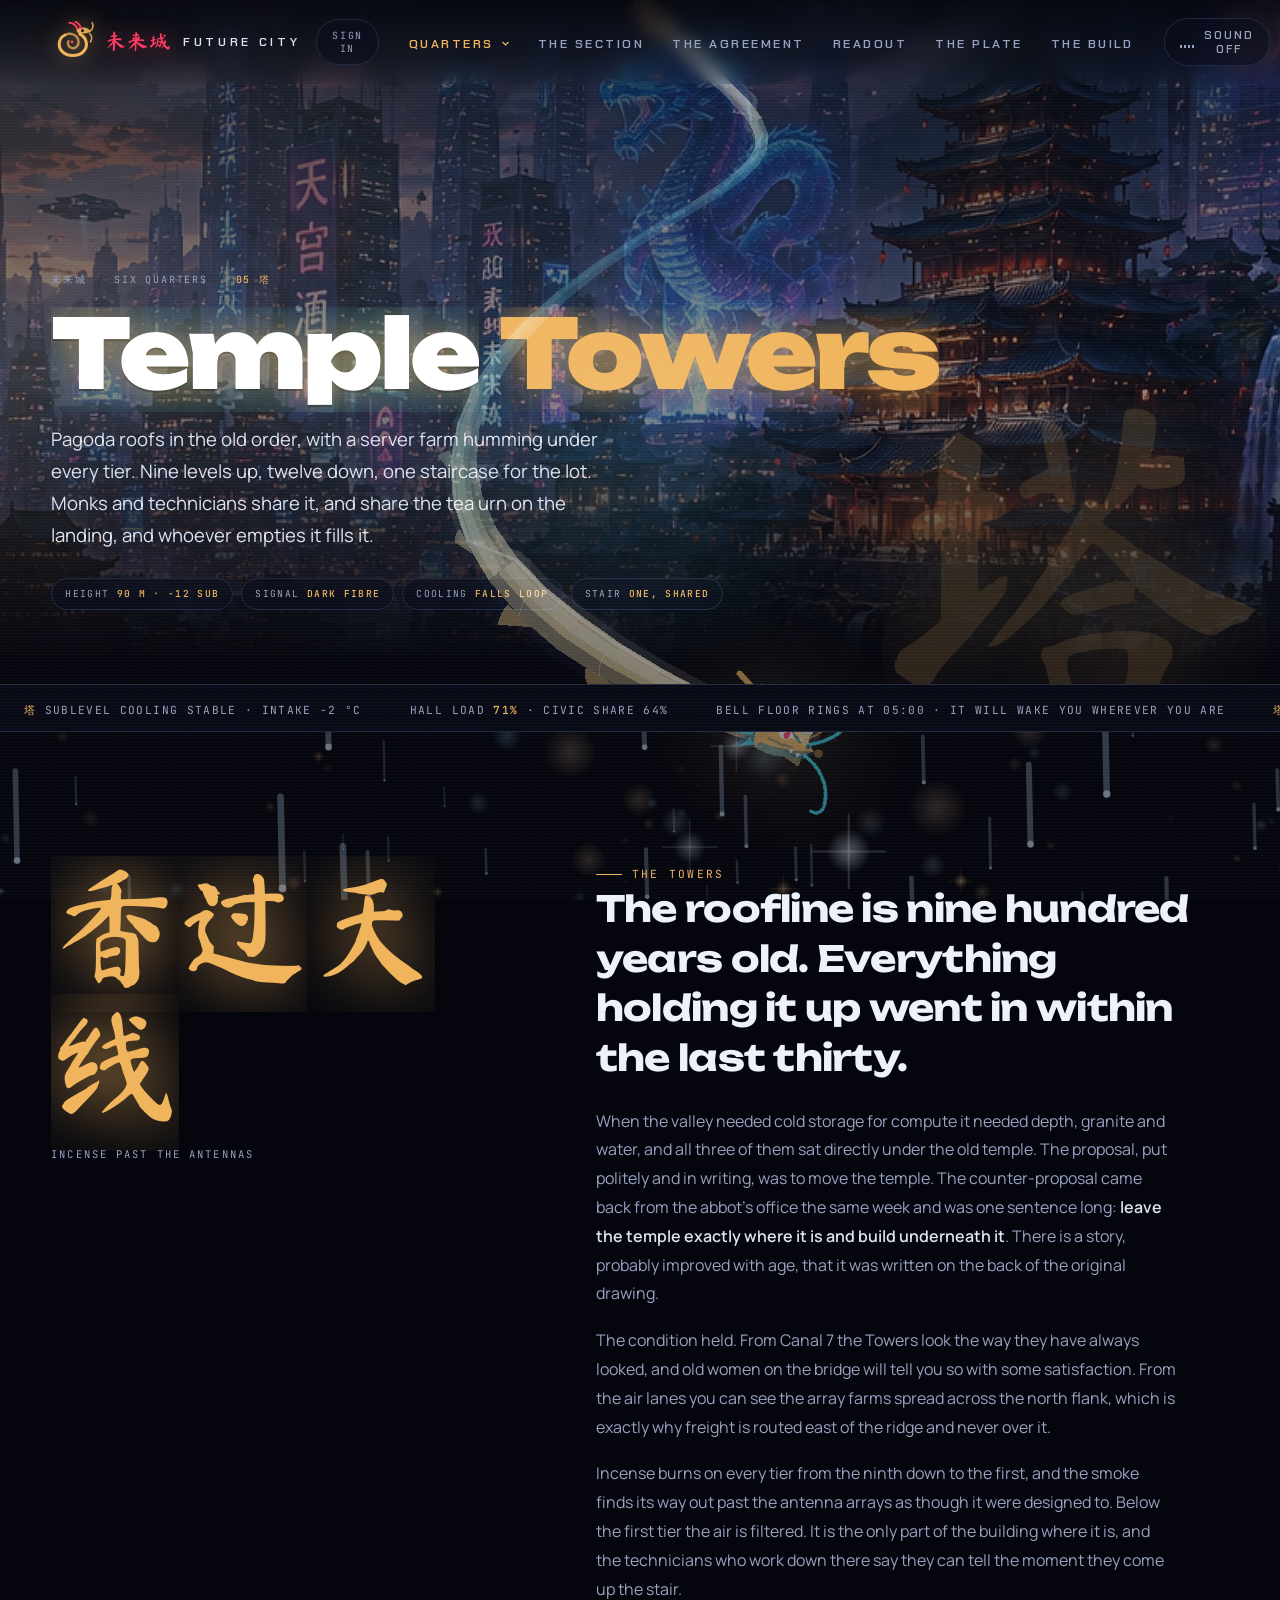
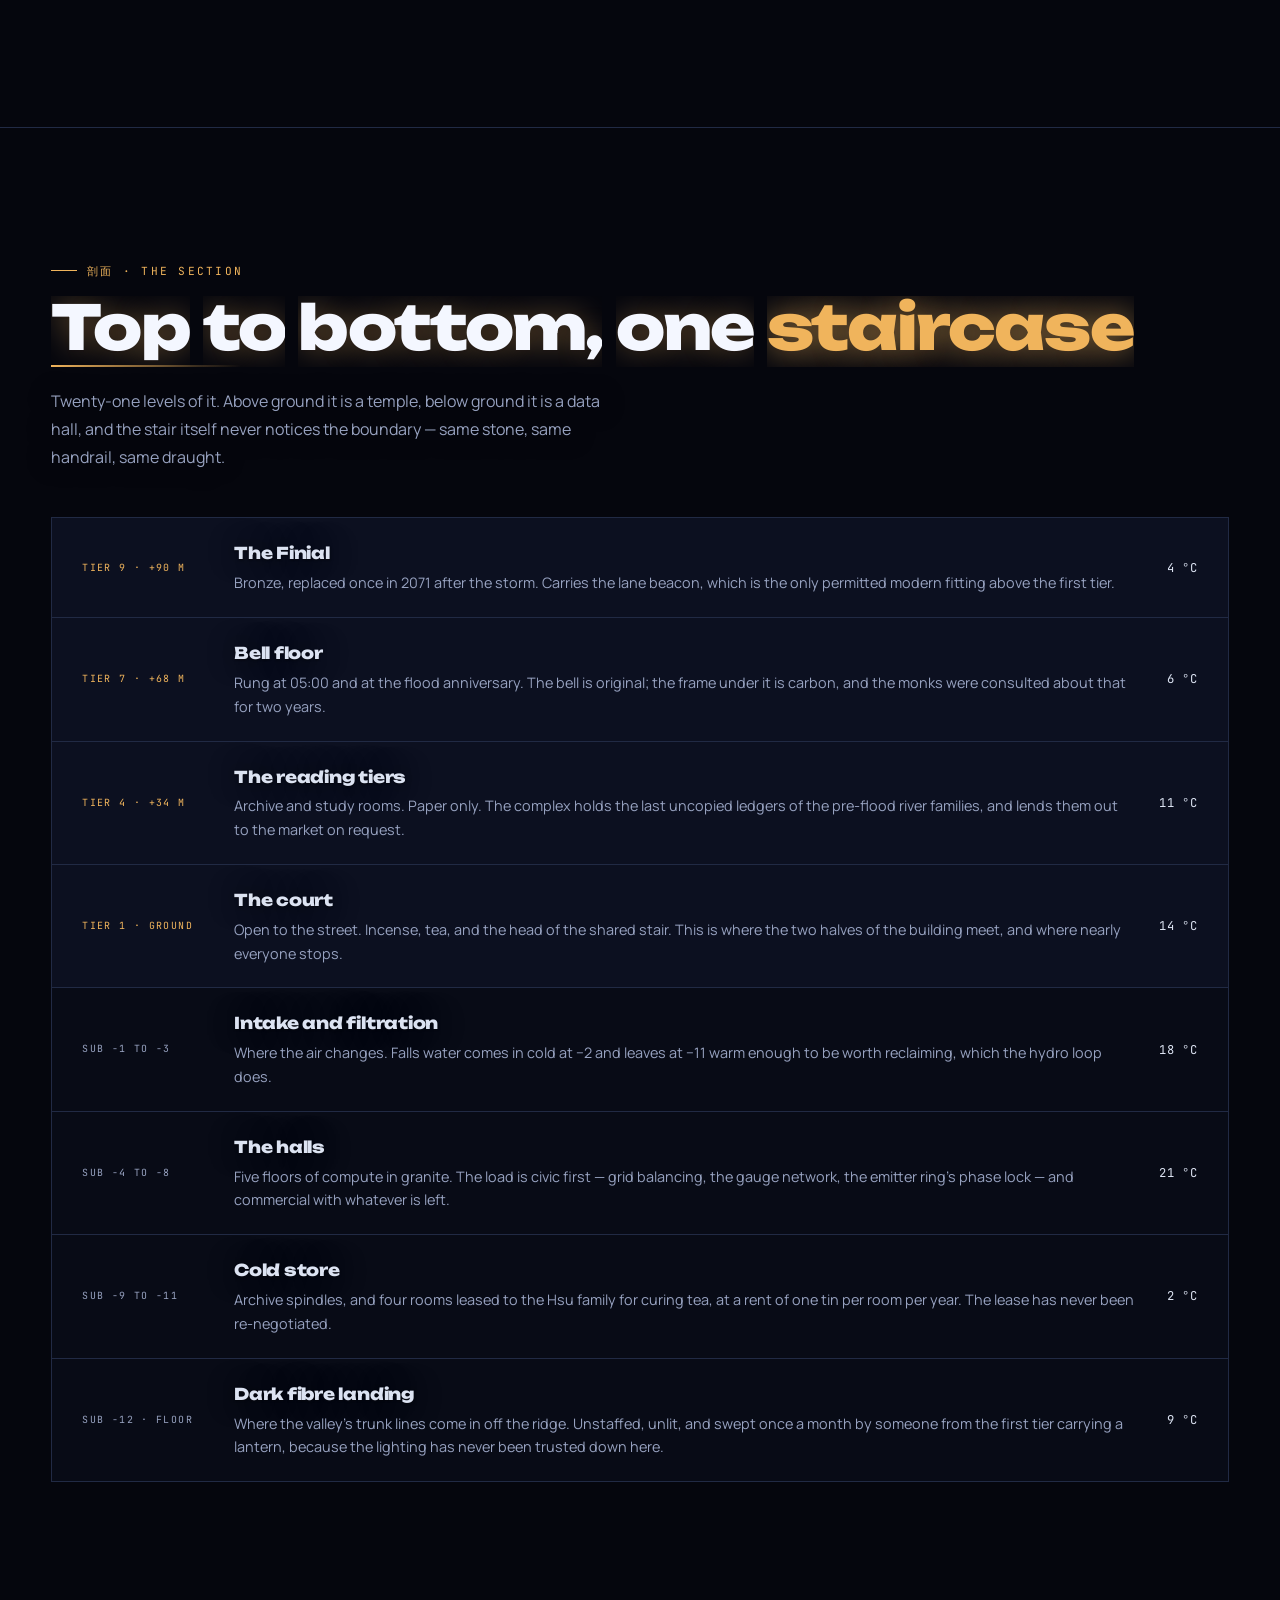
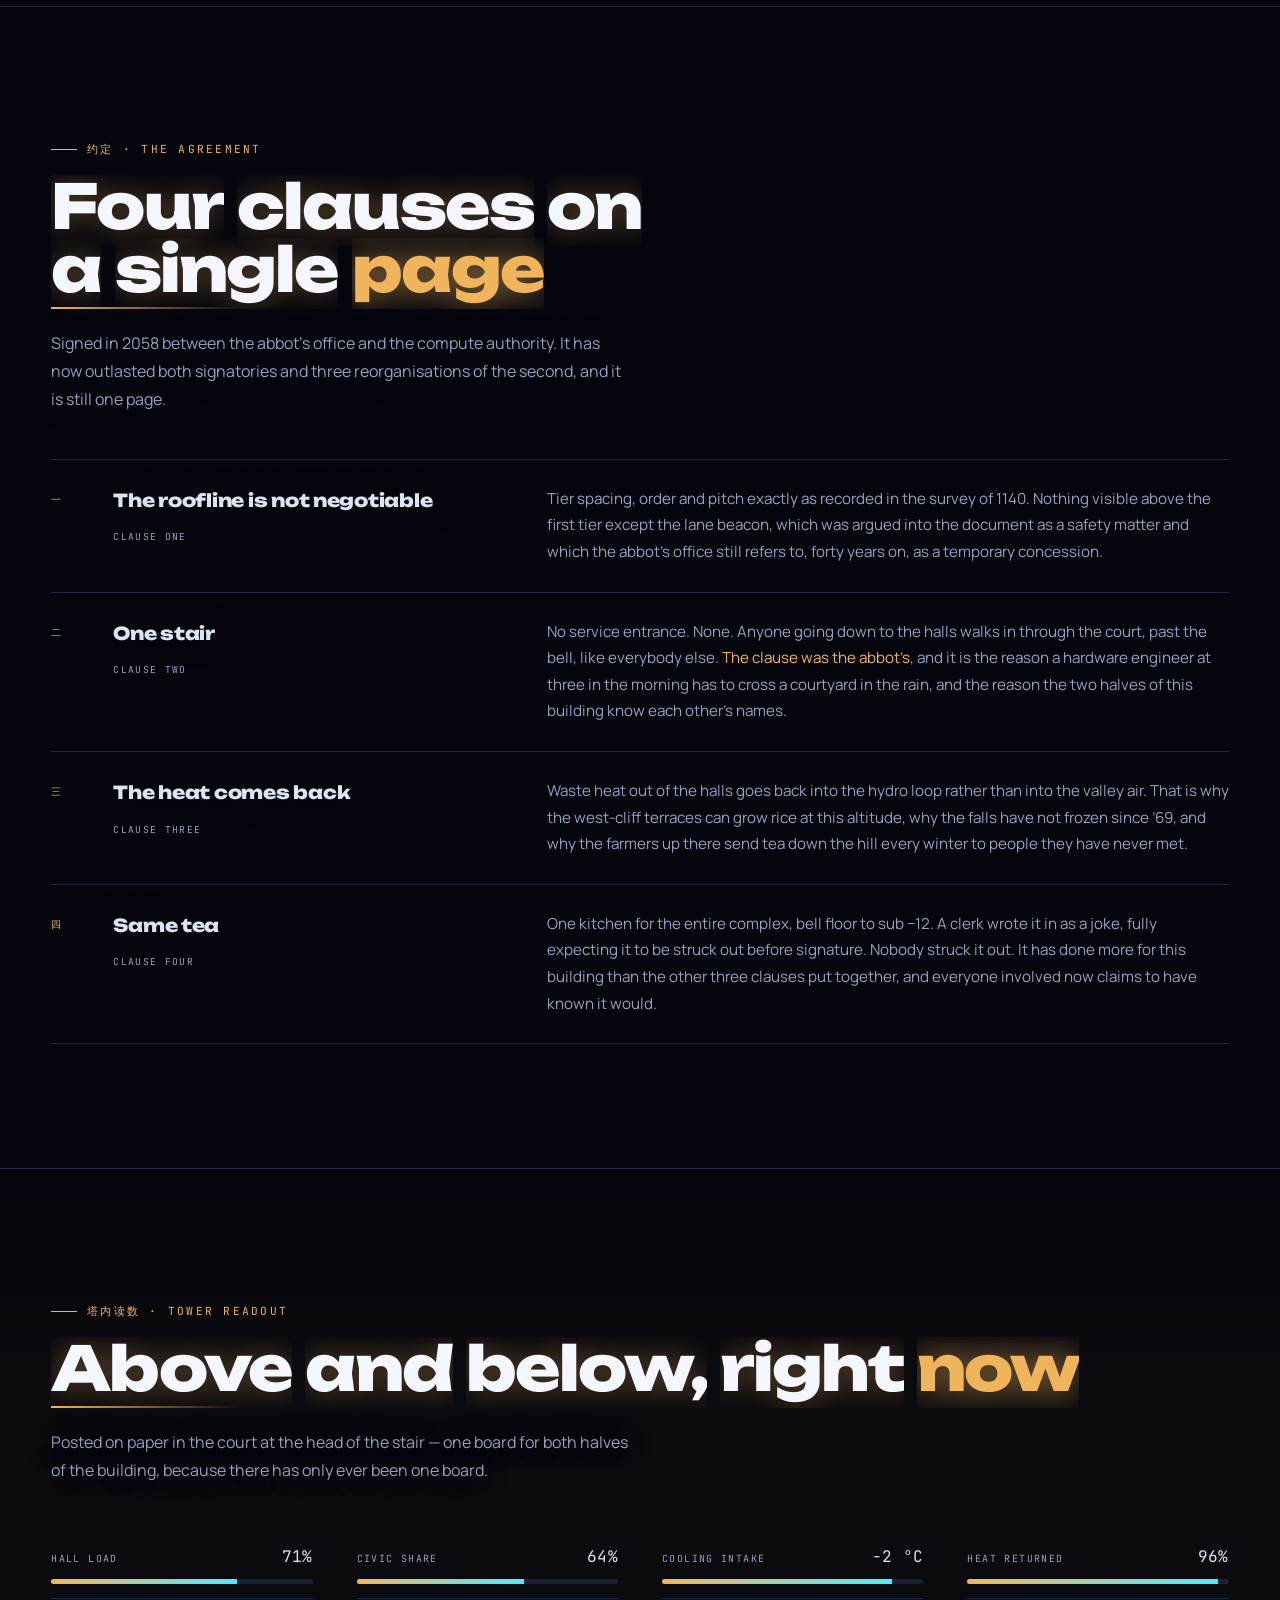
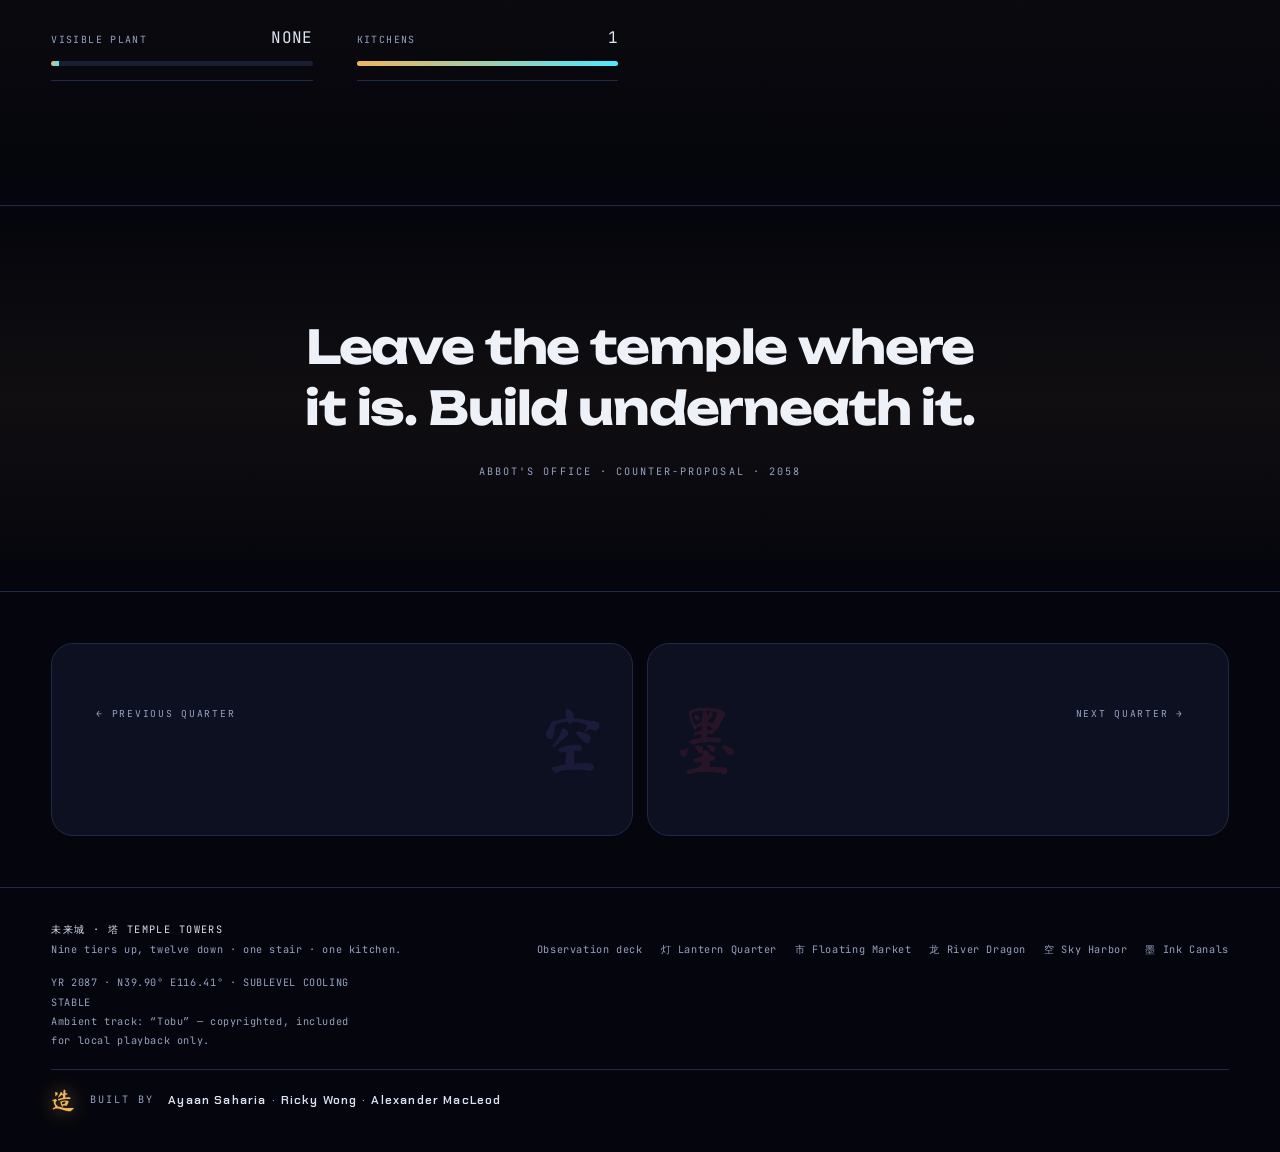
<file: temple-towers.html>
<!doctype html>
<html lang="en">
<head>
<meta charset="utf-8">
<meta name="viewport" content="width=device-width, initial-scale=1">
<title>Temple Towers · 未来城</title>
<meta name="author" content="Ayaan Saharia, Ricky Wong, Alexander MacLeod">
<meta name="description" content="塔 — pagoda roofs over server farms in 未来城. Nine tiers up, twelve down, one stair, and the same tea.">
<link rel="preconnect" href="https://fonts.googleapis.com">
<link rel="preconnect" href="https://fonts.gstatic.com" crossorigin>
<link href="https://fonts.googleapis.com/css2?family=Unbounded:wght@400;600;700;800;900&family=Chakra+Petch:wght@500;600;700&family=Ma+Shan+Zheng&family=Manrope:wght@400;500;600;700&family=JetBrains+Mono:wght@400;500&display=swap" rel="stylesheet">
<link rel="icon" href="data:image/svg+xml,<svg xmlns='http://www.w3.org/2000/svg' viewBox='0 0 48 48'><rect width='48' height='48' rx='11' fill='%2305060d'/><path d='M33 15C41 19 43 29 37 35 31 41 19 41 13 35 7 29 9 19 16 16' fill='none' stroke='%234de8ff' stroke-width='4' stroke-linecap='round' stroke-linejoin='round'/><path d='M16 16C22 13 29 15 31 21 33 27 29 32 24 31' fill='none' stroke='%234de8ff' stroke-width='3' stroke-linecap='round' opacity='.75'/><path d='M29 10C35 6 43 7 45 12 41 15 34 15 30 13Z' fill='%234de8ff'/><path d='M30 9C28 4 25 2 21 2' fill='none' stroke='%23ff3d64' stroke-width='2.6' stroke-linecap='round'/><path d='M44 12C48 10 49 5 47 2' fill='none' stroke='%23f0b45c' stroke-width='2' stroke-linecap='round'/><circle cx='36' cy='11' r='1.7' fill='%2305060d'/></svg>">
<link rel="stylesheet" href="assets/site.css">
<link rel="stylesheet" href="assets/admin.css">
</head>
<body data-district="temple-towers" style="--accent:#f0b45c; --accent-2:#4de8ff">

<svg width="0" height="0" style="position:absolute" aria-hidden="true">
  <filter id="glow" x="-200%" y="-200%" width="500%" height="500%">
    <feGaussianBlur stdDeviation="4" result="blur"/>
    <feMerge><feMergeNode in="blur"/><feMergeNode in="SourceGraphic"/></feMerge>
  </filter>
  <!-- The city art is 1536x1024 and every screen asks for more than that, so
       the browser is always enlarging it. This is an unsharp mask to take the
       edge off that: it puts no detail back, it just stops the detail that is
       there from going soft on the way up. -->
  <filter id="crisp" x="0" y="0" width="100%" height="100%" color-interpolation-filters="sRGB">
    <feConvolveMatrix order="3" preserveAlpha="true"
      kernelMatrix="0 -0.35 0  -0.35 2.4 -0.35  0 -0.35 0"/>
  </filter>
</svg>

<div class="loader" id="loader">
  <span class="lglyph">塔</span>
  <span class="lmark">Descending the tiers</span>
  <div class="lbar"><div class="lfill" id="loaderFill"></div></div>
</div>

<canvas id="ambient" aria-hidden="true"></canvas>
<div class="noise" aria-hidden="true"></div>
<div class="scanlines" aria-hidden="true"></div>
<div class="cursor-glow" id="cursorGlow" aria-hidden="true"></div>
<div class="cursor-ring" id="cursorRing" aria-hidden="true"></div>
<svg id="dragon" aria-hidden="true"><path id="dragonPath"/><g id="dragonHead"></g></svg>

<audio id="track" loop preload="none">
  <source src="Tobu%20Song%20Copyrighted.mp4" type="audio/mp4">
</audio>

<nav class="topbar">
  <a class="brand" href="index.html">
    <svg class="logo" viewBox="0 0 48 48" aria-hidden="true"><path class="coil" pathLength="150" d="M33 15 C41 19 43 29 37 35 C31 41 19 41 13 35 C7 29 9 19 16 16"/><path class="coil coil-inner" pathLength="150" d="M16 16 C22 13 29 15 31 21 C33 27 29 32 24 31 C20 30 18 26 20 23"/><g class="head"><path class="jaw" d="M29 10 C35 6 43 7 45 12 C41 15 34 15 30 13 Z"/><path class="horn" d="M30 9 C28 4 25 2 21 2"/><path class="horn" d="M34 8 C33 4 31 2 28 1" opacity=".7"/><path class="whisk" d="M44 12 C48 10 49 5 47 2"/><path class="whisk" d="M44 14 C47 17 47 21 45 24"/><circle class="eye" cx="36" cy="11" r="1.5"/></g><circle class="spark" cx="24" cy="24" r="1.6"/></svg>
    <span class="brand-name">未来城</span>
    <span class="brand-word">FUTURE&nbsp;CITY</span>
  </a>
  <div class="nav-right">
    <ul class="nav-links">
      <li class="nav-menu" id="navMenu">
        <button type="button" aria-expanded="false">Quarters
          <svg viewBox="0 0 12 12" fill="none" stroke="currentColor" stroke-width="1.6" aria-hidden="true"><path d="M2 4l4 4 4-4"/></svg>
        </button>
      </li>
      <li><a href="#section">The Section</a></li>
      <li><a href="#agreement">The Agreement</a></li>
      <li><a href="#readout">Readout</a></li>
      <li><a href="index.html#atlas">The Plate</a></li>
      <li><a href="the-build.html">The Build</a></li>
    </ul>
    <button class="audio-btn" id="audioBtn" type="button" aria-pressed="false">
      <span class="eq" aria-hidden="true"><i></i><i></i><i></i><i></i></span>
      <span id="audioLabel">Sound off</span>
    </button>
  </div>
</nav>

<header class="subhero">
  <div class="subhero-media">
    <img src="China%20Futuristic%20City.png" alt="Tiered pagoda roofs lit from within, stacked above the server levels of 未来城." style="--sx:80%; --sy:27%; --sz:2">
  </div>
  <span class="subhero-glyph" aria-hidden="true">塔</span>
  <div class="subhero-inner">
    <p class="crumb"><a href="index.html">未来城</a> <i>/</i> <a href="index.html#districts">Six quarters</a> <i>/</i> <b>05 塔</b></p>
    <h1 class="page-title">Temple Towers</h1>
    <p class="page-tagline">Pagoda roofs in the old order, with a server farm humming under every tier. Nine levels up, twelve down, one staircase for the lot. Monks and technicians share it, and share the tea urn on the landing, and whoever empties it fills it.</p>
    <div class="page-chips">
      <span class="chip">Height <b>90 m · −12 sub</b></span>
      <span class="chip">Signal <b>Dark fibre</b></span>
      <span class="chip">Cooling <b>Falls loop</b></span>
      <span class="chip">Stair <b>One, shared</b></span>
    </div>
  </div>
</header>

<div class="ticker" aria-hidden="true"><div class="ticker-track" id="tickerTrack"></div></div>

<section class="sec">
  <div class="wrap split-cols">
    <div data-reveal>
      <div class="mark-hanzi">香过天线<small>Incense past the antennas</small></div>
    </div>
    <div data-reveal>
      <span class="eyebrow">The towers</span>
      <p class="statement">The roofline is nine hundred years old. Everything holding it up went in within the last thirty.</p>
      <p class="body-copy">When the valley needed cold storage for compute it needed depth, granite and water, and all three of them sat directly under the old temple. The proposal, put politely and in writing, was to move the temple. The counter-proposal came back from the abbot’s office the same week and was one sentence long: <b>leave the temple exactly where it is and build underneath it</b>. There is a story, probably improved with age, that it was written on the back of the original drawing.</p>
      <p class="body-copy">The condition held. From Canal 7 the Towers look the way they have always looked, and old women on the bridge will tell you so with some satisfaction. From the air lanes you can see the array farms spread across the north flank, which is exactly why freight is routed east of the ridge and never over it.</p>
      <p class="body-copy">Incense burns on every tier from the ninth down to the first, and the smoke finds its way out past the antenna arrays as though it were designed to. Below the first tier the air is filtered. It is the only part of the building where it is, and the technicians who work down there say they can tell the moment they come up the stair.</p>
    </div>
  </div>
</section>

<section class="sec bordered" id="section">
  <div class="wrap">
    <div data-reveal>
      <span class="eyebrow">剖面 · the section</span>
      <h2 class="sec-title">Top to bottom, one staircase</h2>
      <p class="sec-lede">Twenty-one levels of it. Above ground it is a temple, below ground it is a data hall, and the stair itself never notices the boundary — same stone, same handrail, same draught.</p>
    </div>
    <div class="tiers" data-reveal>
      <div class="tier">
        <span class="tier-level">Tier 9 · +90 m</span>
        <div><h3 class="tier-name">The Finial</h3><p class="tier-copy">Bronze, replaced once in 2071 after the storm. Carries the lane beacon, which is the only permitted modern fitting above the first tier.</p></div>
        <span class="tier-temp">4 °C</span>
      </div>
      <div class="tier">
        <span class="tier-level">Tier 7 · +68 m</span>
        <div><h3 class="tier-name">Bell floor</h3><p class="tier-copy">Rung at 05:00 and at the flood anniversary. The bell is original; the frame under it is carbon, and the monks were consulted about that for two years.</p></div>
        <span class="tier-temp">6 °C</span>
      </div>
      <div class="tier">
        <span class="tier-level">Tier 4 · +34 m</span>
        <div><h3 class="tier-name">The reading tiers</h3><p class="tier-copy">Archive and study rooms. Paper only. The complex holds the last uncopied ledgers of the pre-flood river families, and lends them out to the market on request.</p></div>
        <span class="tier-temp">11 °C</span>
      </div>
      <div class="tier">
        <span class="tier-level">Tier 1 · Ground</span>
        <div><h3 class="tier-name">The court</h3><p class="tier-copy">Open to the street. Incense, tea, and the head of the shared stair. This is where the two halves of the building meet, and where nearly everyone stops.</p></div>
        <span class="tier-temp">14 °C</span>
      </div>
      <div class="tier is-sub">
        <span class="tier-level">Sub −1 to −3</span>
        <div><h3 class="tier-name">Intake and filtration</h3><p class="tier-copy">Where the air changes. Falls water comes in cold at −2 and leaves at −11 warm enough to be worth reclaiming, which the hydro loop does.</p></div>
        <span class="tier-temp">18 °C</span>
      </div>
      <div class="tier is-sub">
        <span class="tier-level">Sub −4 to −8</span>
        <div><h3 class="tier-name">The halls</h3><p class="tier-copy">Five floors of compute in granite. The load is civic first — grid balancing, the gauge network, the emitter ring's phase lock — and commercial with whatever is left.</p></div>
        <span class="tier-temp">21 °C</span>
      </div>
      <div class="tier is-sub">
        <span class="tier-level">Sub −9 to −11</span>
        <div><h3 class="tier-name">Cold store</h3><p class="tier-copy">Archive spindles, and four rooms leased to the Hsu family for curing tea, at a rent of one tin per room per year. The lease has never been re-negotiated.</p></div>
        <span class="tier-temp">2 °C</span>
      </div>
      <div class="tier is-sub">
        <span class="tier-level">Sub −12 · Floor</span>
        <div><h3 class="tier-name">Dark fibre landing</h3><p class="tier-copy">Where the valley's trunk lines come in off the ridge. Unstaffed, unlit, and swept once a month by someone from the first tier carrying a lantern, because the lighting has never been trusted down here.</p></div>
        <span class="tier-temp">9 °C</span>
      </div>
    </div>
  </div>
</section>

<section class="sec bordered" id="agreement">
  <div class="wrap">
    <div data-reveal>
      <span class="eyebrow">约定 · the agreement</span>
      <h2 class="sec-title">Four clauses on a single page</h2>
      <p class="sec-lede">Signed in 2058 between the abbot’s office and the compute authority. It has now outlasted both signatories and three reorganisations of the second, and it is still one page.</p>
    </div>
    <div class="rows" data-reveal>
      <div class="row">
        <span class="row-num">一</span>
        <div><h3 class="row-title">The roofline is not negotiable</h3><span class="row-sub">Clause one</span></div>
        <p class="row-copy">Tier spacing, order and pitch exactly as recorded in the survey of 1140. Nothing visible above the first tier except the lane beacon, which was argued into the document as a safety matter and which the abbot’s office still refers to, forty years on, as a temporary concession.</p>
      </div>
      <div class="row">
        <span class="row-num">二</span>
        <div><h3 class="row-title">One stair</h3><span class="row-sub">Clause two</span></div>
        <p class="row-copy">No service entrance. None. Anyone going down to the halls walks in through the court, past the bell, like everybody else. <em>The clause was the abbot’s</em>, and it is the reason a hardware engineer at three in the morning has to cross a courtyard in the rain, and the reason the two halves of this building know each other’s names.</p>
      </div>
      <div class="row">
        <span class="row-num">三</span>
        <div><h3 class="row-title">The heat comes back</h3><span class="row-sub">Clause three</span></div>
        <p class="row-copy">Waste heat out of the halls goes back into the hydro loop rather than into the valley air. That is why the west-cliff terraces can grow rice at this altitude, why the falls have not frozen since ’69, and why the farmers up there send tea down the hill every winter to people they have never met.</p>
      </div>
      <div class="row">
        <span class="row-num">四</span>
        <div><h3 class="row-title">Same tea</h3><span class="row-sub">Clause four</span></div>
        <p class="row-copy">One kitchen for the entire complex, bell floor to sub −12. A clerk wrote it in as a joke, fully expecting it to be struck out before signature. Nobody struck it out. It has done more for this building than the other three clauses put together, and everyone involved now claims to have known it would.</p>
      </div>
    </div>
  </div>
</section>

<section class="sec bordered" id="readout" style="background:linear-gradient(180deg, transparent, rgba(240,180,92,.04), transparent)">
  <div class="wrap">
    <div data-reveal>
      <span class="eyebrow">塔内读数 · tower readout</span>
      <h2 class="sec-title">Above and below, right now</h2>
      <p class="sec-lede">Posted on paper in the court at the head of the stair — one board for both halves of the building, because there has only ever been one board.</p>
    </div>
    <div class="readout" data-reveal>
      <div class="meter"><div class="meter-top"><span class="label">Hall load</span><span class="value">71%</span></div><div class="meter-track"><div class="meter-fill" data-target="71"></div></div></div>
      <div class="meter"><div class="meter-top"><span class="label">Civic share</span><span class="value">64%</span></div><div class="meter-track"><div class="meter-fill" data-target="64"></div></div></div>
      <div class="meter"><div class="meter-top"><span class="label">Cooling intake</span><span class="value">−2 °C</span></div><div class="meter-track"><div class="meter-fill" data-target="88"></div></div></div>
      <div class="meter"><div class="meter-top"><span class="label">Heat returned</span><span class="value">96%</span></div><div class="meter-track"><div class="meter-fill" data-target="96"></div></div></div>
      <div class="meter"><div class="meter-top"><span class="label">Visible plant</span><span class="value">NONE</span></div><div class="meter-track"><div class="meter-fill" data-target="3"></div></div></div>
      <div class="meter"><div class="meter-top"><span class="label">Kitchens</span><span class="value">1</span></div><div class="meter-track"><div class="meter-fill" data-target="100"></div></div></div>
    </div>
  </div>
</section>

<section class="quote">
  <div class="wrap" data-reveal>
    <blockquote>Leave the temple where it is. Build underneath it.</blockquote>
    <cite>Abbot's office · counter-proposal · 2058</cite>
  </div>
</section>

<nav class="prevnext" aria-label="Quarters">
  <a class="pn prev" href="sky-harbor.html" style="--pn:#9a6bff">
    <span class="g" aria-hidden="true">空</span>
    <span class="dir">← Previous quarter</span>
    <p class="nm">Sky Harbor</p>
  </a>
  <a class="pn next" href="ink-canals.html" style="--pn:#ff3d64">
    <span class="g" aria-hidden="true">墨</span>
    <span class="dir">Next quarter →</span>
    <p class="nm">The Ink Canals</p>
  </a>
</nav>

<footer>
  <div>
    <span class="fmark">未来城 · 塔 TEMPLE TOWERS</span><br>
    Nine tiers up, twelve down · one stair · one kitchen.
  </div>
  <nav class="foot-links" aria-label="Site">
    <a href="index.html">Observation deck</a>
    <a href="lantern-quarter.html">灯 Lantern Quarter</a>
    <a href="floating-market.html">市 Floating Market</a>
    <a href="river-dragon.html">龙 River Dragon</a>
    <a href="sky-harbor.html">空 Sky Harbor</a>
    <a href="ink-canals.html">墨 Ink Canals</a>
  </nav>
  <div class="credits">
    <span class="credits-mark" aria-hidden="true">造</span>
    <span class="credits-lede">Built by</span>
    <ul class="credits-names">
      <li><a href="the-build.html">Ayaan Saharia</a></li>
      <li><a href="the-build.html">Ricky Wong</a></li>
      <li><a href="the-build.html">Alexander MacLeod</a></li>
    </ul>
  </div>
  <div class="fine">
    YR 2087 · N39.90° E116.41° · SUBLEVEL COOLING STABLE<br>
    Ambient track: “Tobu” — copyrighted, included for local playback only.
  </div>
</footer>

<script>
window.FC_TICKER = [
  '<em>塔</em> SUBLEVEL COOLING STABLE · INTAKE −2 °C',
  'HALL LOAD <b>71%</b> · CIVIC SHARE 64%',
  'BELL FLOOR RINGS AT 05:00 · IT WILL WAKE YOU WHEREVER YOU ARE',
  '<em>塔</em> HEAT RETURNED TO THE HYDRO LOOP: 96% · THE TERRACES SAY THANK YOU',
  'COLD STORE −9: FOUR ROOMS LEASED, RENT ONE TIN OF TEA A YEAR',
  'DARK FIBRE LANDING SWEPT BY LANTERN, MONTHLY, AS AGREED'
];
</script>
<script src="assets/auth.js"></script>
<script src="assets/admin.js"></script>
<script src="assets/site.js"></script>
</body>
</html>
</file>
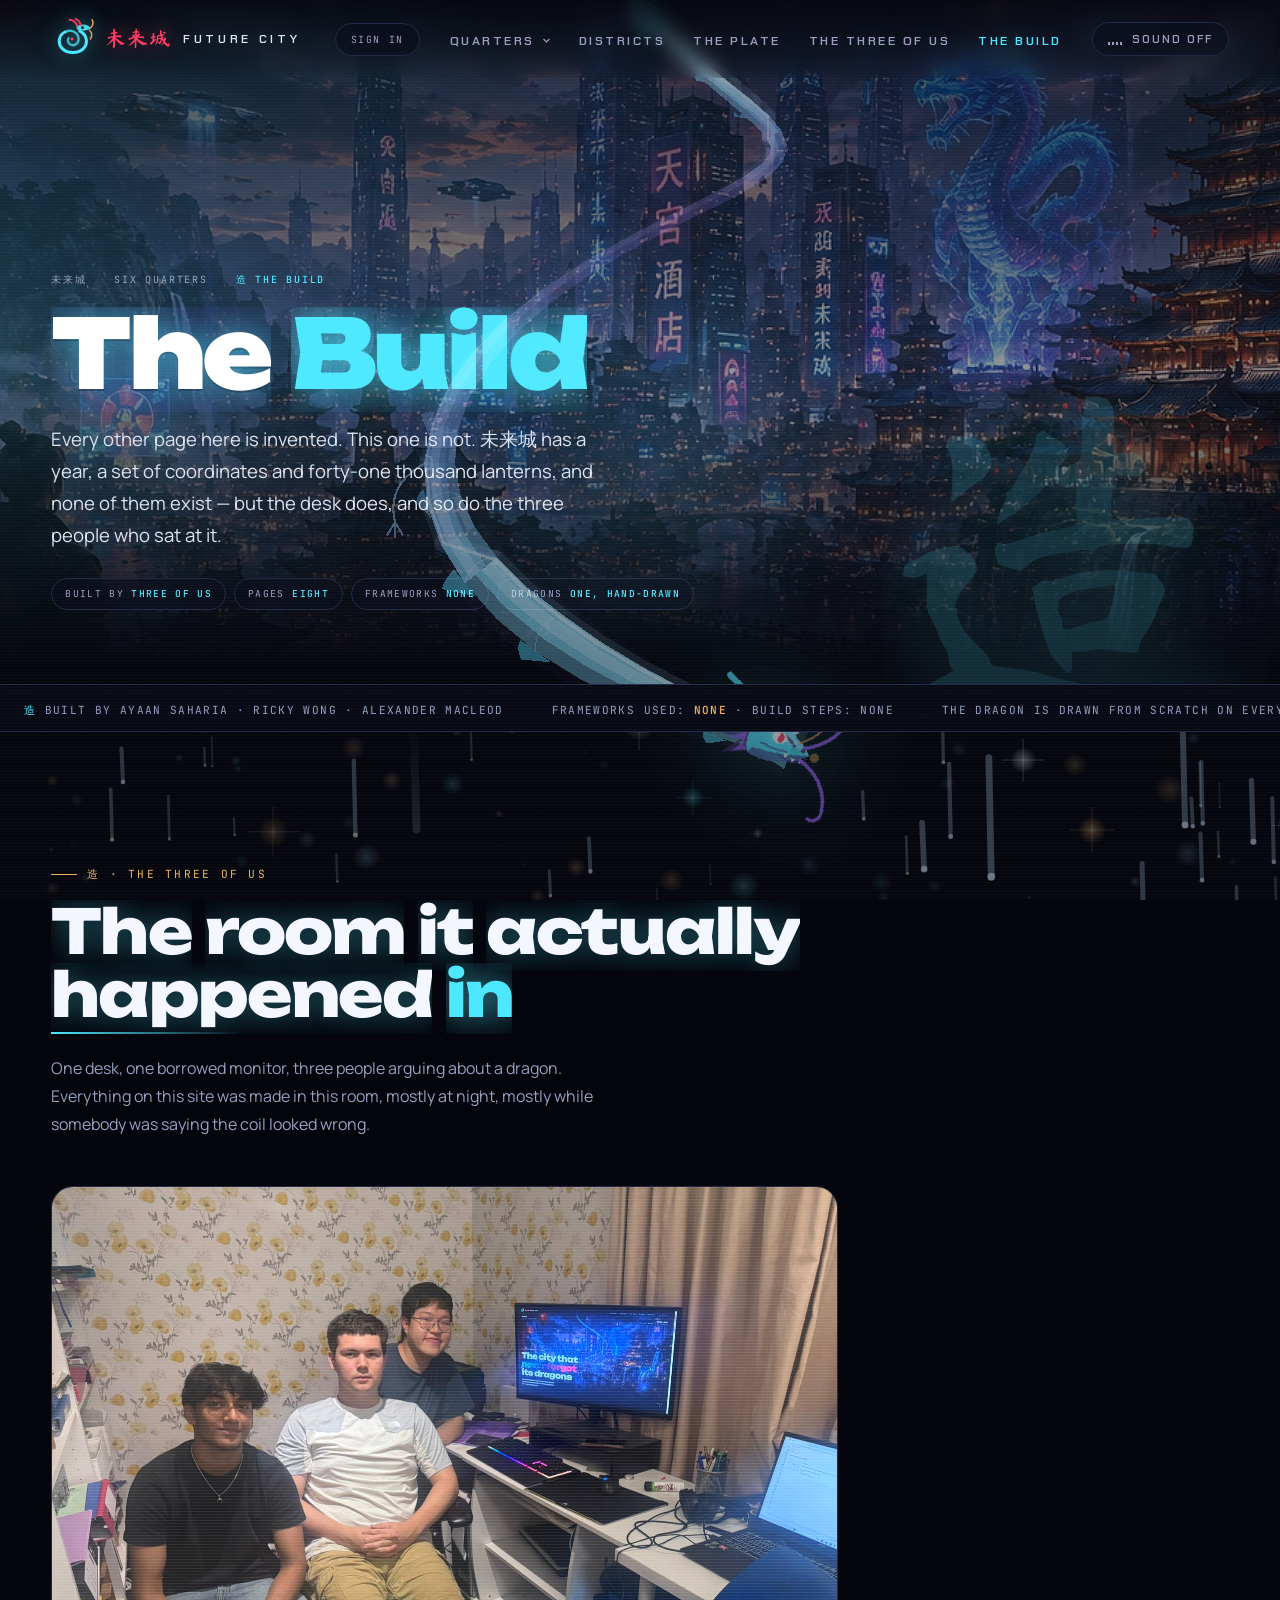
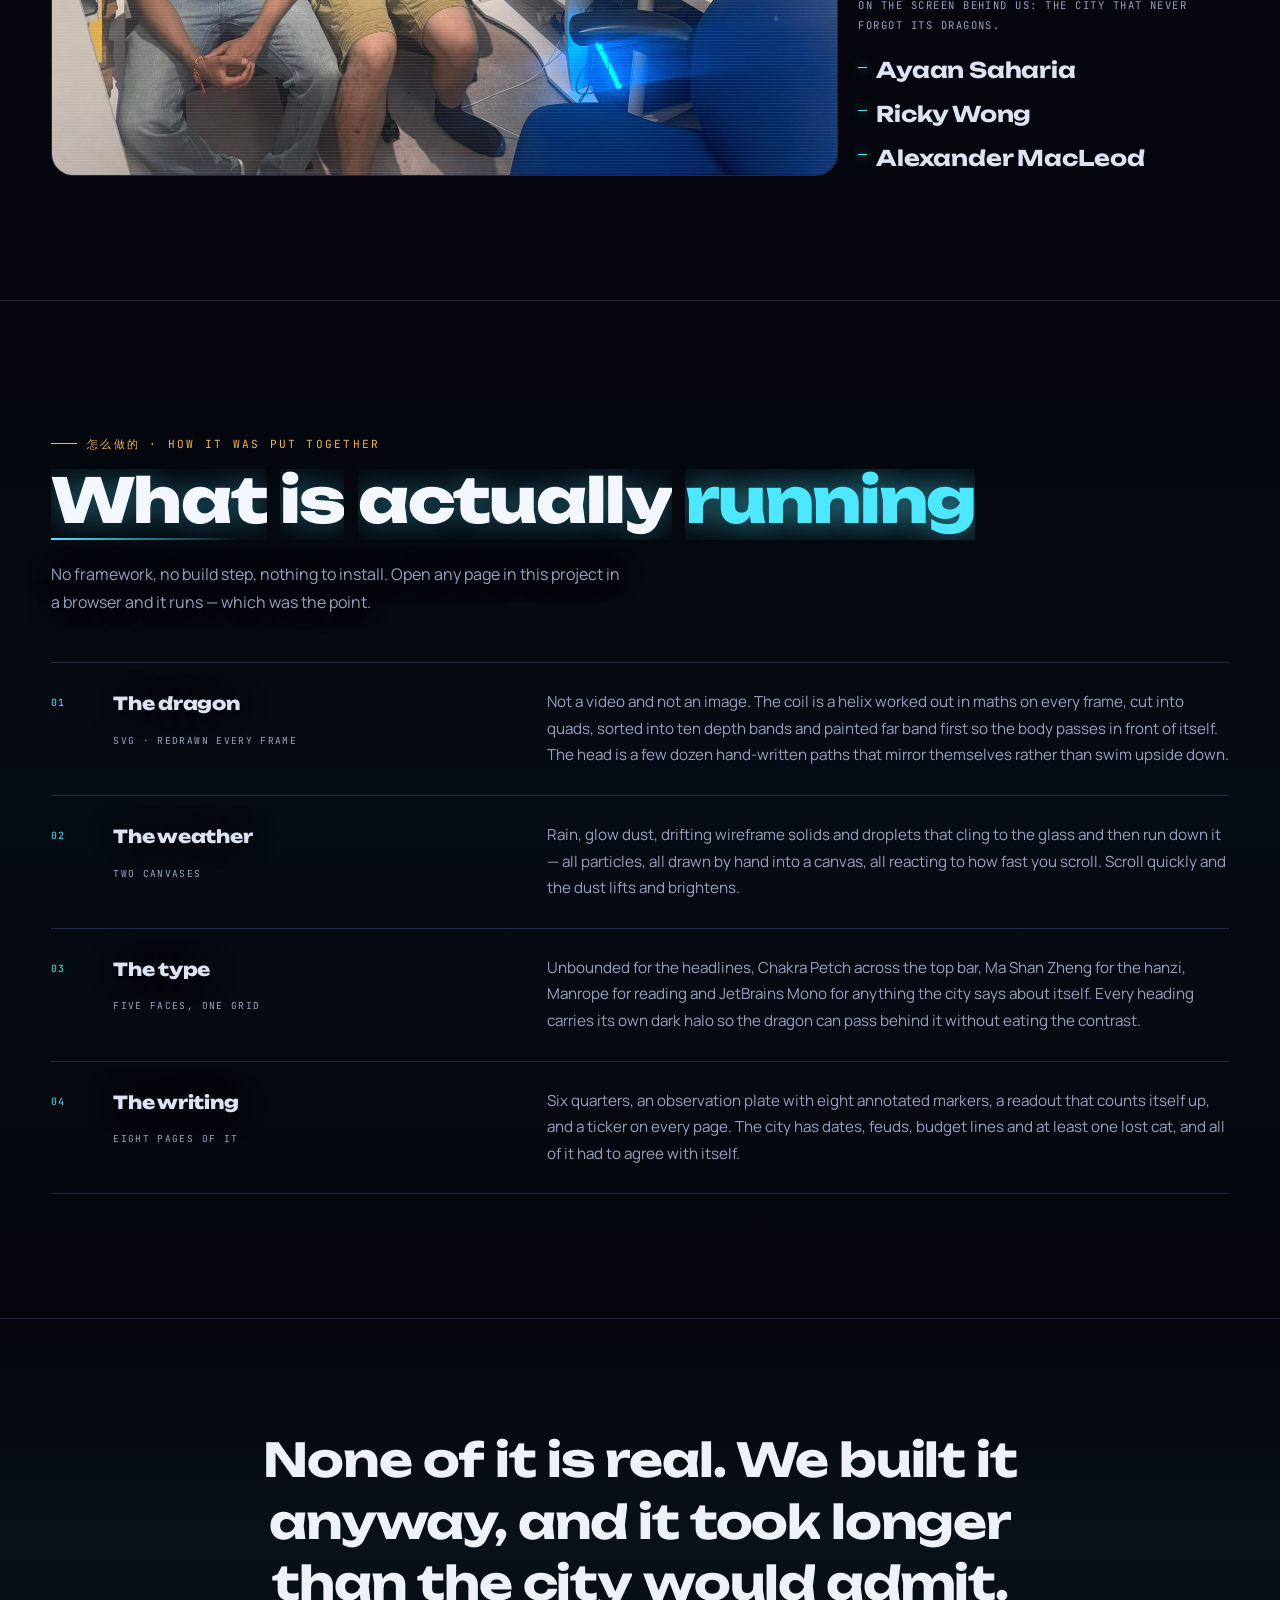
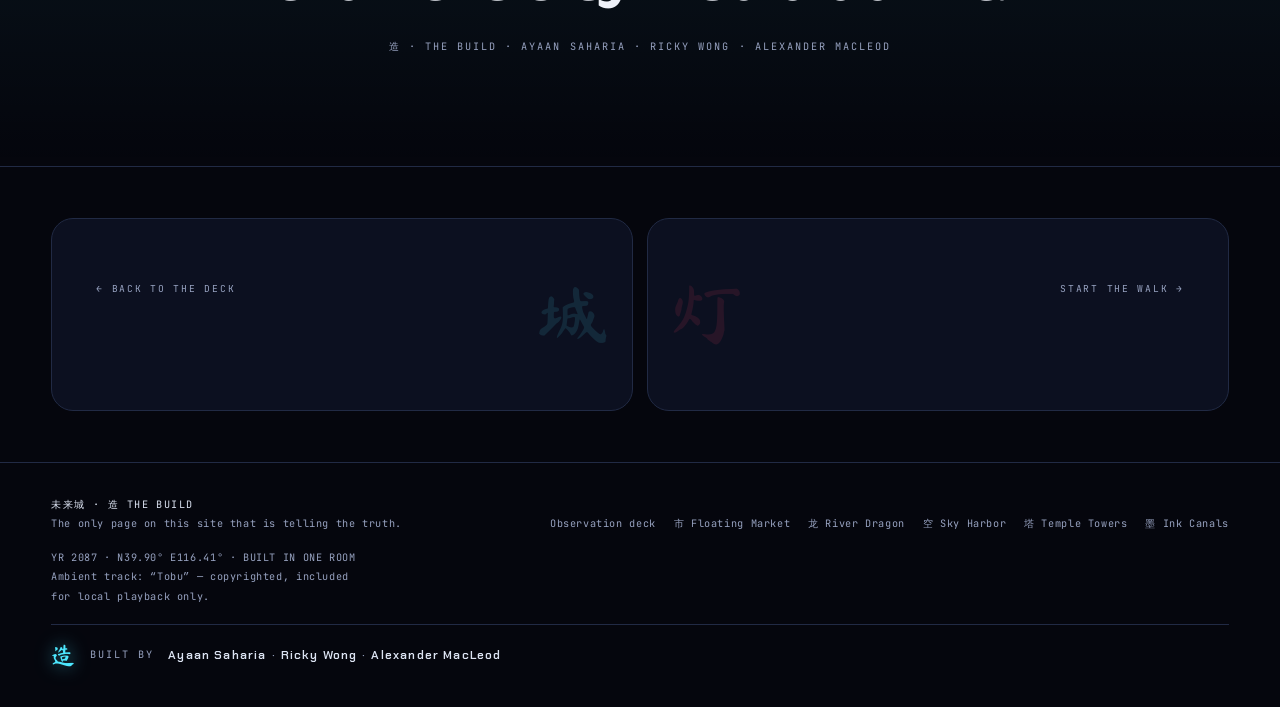
<file: the-build.html>
<!doctype html>
<html lang="en">
<head>
<meta charset="utf-8">
<meta name="viewport" content="width=device-width, initial-scale=1">
<title>The Build · 未来城</title>
<meta name="author" content="Ayaan Saharia, Ricky Wong, Alexander MacLeod">
<meta name="description" content="How 未来城 was built, and by whom — Ayaan Saharia, Ricky Wong and Alexander MacLeod, one desk and a borrowed monitor.">
<link rel="preconnect" href="https://fonts.googleapis.com">
<link rel="preconnect" href="https://fonts.gstatic.com" crossorigin>
<link href="https://fonts.googleapis.com/css2?family=Unbounded:wght@400;600;700;800;900&family=Chakra+Petch:wght@500;600;700&family=Ma+Shan+Zheng&family=Manrope:wght@400;500;600;700&family=JetBrains+Mono:wght@400;500&display=swap" rel="stylesheet">
<link rel="icon" href="data:image/svg+xml,<svg xmlns='http://www.w3.org/2000/svg' viewBox='0 0 48 48'><rect width='48' height='48' rx='11' fill='%2305060d'/><path d='M33 15C41 19 43 29 37 35 31 41 19 41 13 35 7 29 9 19 16 16' fill='none' stroke='%234de8ff' stroke-width='4' stroke-linecap='round' stroke-linejoin='round'/><path d='M16 16C22 13 29 15 31 21 33 27 29 32 24 31' fill='none' stroke='%234de8ff' stroke-width='3' stroke-linecap='round' opacity='.75'/><path d='M29 10C35 6 43 7 45 12 41 15 34 15 30 13Z' fill='%234de8ff'/><path d='M30 9C28 4 25 2 21 2' fill='none' stroke='%23ff3d64' stroke-width='2.6' stroke-linecap='round'/><path d='M44 12C48 10 49 5 47 2' fill='none' stroke='%23f0b45c' stroke-width='2' stroke-linecap='round'/><circle cx='36' cy='11' r='1.7' fill='%2305060d'/></svg>">
<link rel="stylesheet" href="assets/site.css">
<link rel="stylesheet" href="assets/admin.css">
</head>
<body style="--accent:#4de8ff; --accent-2:#9a6bff">

<svg width="0" height="0" style="position:absolute" aria-hidden="true">
  <filter id="glow" x="-200%" y="-200%" width="500%" height="500%">
    <feGaussianBlur stdDeviation="4" result="blur"/>
    <feMerge><feMergeNode in="blur"/><feMergeNode in="SourceGraphic"/></feMerge>
  </filter>
  <!-- The city art is 1536x1024 and every screen asks for more than that, so
       the browser is always enlarging it. This is an unsharp mask to take the
       edge off that: it puts no detail back, it just stops the detail that is
       there from going soft on the way up. -->
  <filter id="crisp" x="0" y="0" width="100%" height="100%" color-interpolation-filters="sRGB">
    <feConvolveMatrix order="3" preserveAlpha="true"
      kernelMatrix="0 -0.35 0  -0.35 2.4 -0.35  0 -0.35 0"/>
  </filter>
</svg>

<div class="loader" id="loader">
  <span class="lglyph">造</span>
  <span class="lmark">Opening the workshop</span>
  <div class="lbar"><div class="lfill" id="loaderFill"></div></div>
</div>

<canvas id="ambient" aria-hidden="true"></canvas>
<div class="noise" aria-hidden="true"></div>
<div class="scanlines" aria-hidden="true"></div>
<div class="cursor-glow" id="cursorGlow" aria-hidden="true"></div>
<div class="cursor-ring" id="cursorRing" aria-hidden="true"></div>
<svg id="dragon" aria-hidden="true"><path id="dragonPath"/><g id="dragonHead"></g></svg>

<audio id="track" loop preload="none">
  <source src="Tobu%20Song%20Copyrighted.mp4" type="audio/mp4">
</audio>

<nav class="topbar">
  <a class="brand" href="index.html">
    <svg class="logo" viewBox="0 0 48 48" aria-hidden="true"><path class="coil" pathLength="150" d="M33 15 C41 19 43 29 37 35 C31 41 19 41 13 35 C7 29 9 19 16 16"/><path class="coil coil-inner" pathLength="150" d="M16 16 C22 13 29 15 31 21 C33 27 29 32 24 31 C20 30 18 26 20 23"/><g class="head"><path class="jaw" d="M29 10 C35 6 43 7 45 12 C41 15 34 15 30 13 Z"/><path class="horn" d="M30 9 C28 4 25 2 21 2"/><path class="horn" d="M34 8 C33 4 31 2 28 1" opacity=".7"/><path class="whisk" d="M44 12 C48 10 49 5 47 2"/><path class="whisk" d="M44 14 C47 17 47 21 45 24"/><circle class="eye" cx="36" cy="11" r="1.5"/></g><circle class="spark" cx="24" cy="24" r="1.6"/></svg>
    <span class="brand-name">未来城</span>
    <span class="brand-word">FUTURE&nbsp;CITY</span>
  </a>
  <div class="nav-right">
    <ul class="nav-links">
      <li class="nav-menu" id="navMenu">
        <button type="button" aria-expanded="false">Quarters
          <svg viewBox="0 0 12 12" fill="none" stroke="currentColor" stroke-width="1.6" aria-hidden="true"><path d="M2 4l4 4 4-4"/></svg>
        </button>
      </li>
      <li><a href="index.html#districts">Districts</a></li>
      <li><a href="index.html#atlas">The Plate</a></li>
      <li><a href="#makers">The Three of Us</a></li>
      <li><a href="the-build.html" class="active">The Build</a></li>
    </ul>
    <button class="audio-btn" id="audioBtn" type="button" aria-pressed="false">
      <span class="eq" aria-hidden="true"><i></i><i></i><i></i><i></i></span>
      <span id="audioLabel">Sound off</span>
    </button>
  </div>
</nav>

<header class="subhero">
  <div class="subhero-media">
    <img src="China%20Futuristic%20City.png" alt="The valley of 未来城 at night, seen from the observation deck." style="--sx:52%; --sy:30%; --sz:1.7">
  </div>
  <span class="subhero-glyph" aria-hidden="true">造</span>
  <div class="subhero-inner">
    <p class="crumb"><a href="index.html">未来城</a> <i>/</i> <a href="index.html#districts">Six quarters</a> <i>/</i> <b>造 the build</b></p>
    <h1 class="page-title">The Build</h1>
    <p class="page-tagline">Every other page here is invented. This one is not. 未来城 has a year, a set of coordinates and forty-one thousand lanterns, and none of them exist — but the desk does, and so do the three people who sat at it.</p>
    <div class="page-chips">
      <span class="chip">Built by <b>Three of us</b></span>
      <span class="chip">Pages <b>Eight</b></span>
      <span class="chip">Frameworks <b>None</b></span>
      <span class="chip">Dragons <b>One, hand-drawn</b></span>
    </div>
  </div>
</header>

<div class="ticker" aria-hidden="true"><div class="ticker-track" id="tickerTrack"></div></div>

<section class="sec makers" id="makers">
  <div class="wrap">
    <div data-reveal>
      <span class="eyebrow">造 · the three of us</span>
      <h2 class="sec-title">The room it actually happened in</h2>
      <p class="sec-lede">One desk, one borrowed monitor, three people arguing about a dragon. Everything on this site was made in this room, mostly at night, mostly while somebody was saying the coil looked wrong.</p>
    </div>

    <figure class="makers-shot" data-reveal>
      <div class="makers-frame">
        <img src="team.jpg" alt="The three of us in the room where the site was built: two sitting in front of the desk and one behind it, with 未来城 open on the monitor showing the hero headline."
             loading="lazy" data-alts="team.jpeg,team.png,team.JPG,team.JPEG,team.PNG,team.webp">
        <span class="makers-pending" aria-hidden="true">团队照片 · photo to come</span>
        <span class="makers-scan" aria-hidden="true"></span>
      </div>
      <figcaption>
        <span class="makers-cap">On the screen behind us: the city that never forgot its dragons.</span>
        <ul class="makers-names">
          <li>Ayaan Saharia</li>
          <li>Ricky Wong</li>
          <li>Alexander MacLeod</li>
        </ul>
      </figcaption>
    </figure>
  </div>
</section>

<section class="sec bordered" id="how" style="background:linear-gradient(180deg, transparent, rgba(77,232,255,.03), transparent)">
  <div class="wrap">
    <div data-reveal>
      <span class="eyebrow">怎么做的 · how it was put together</span>
      <h2 class="sec-title">What is actually running</h2>
      <p class="sec-lede">No framework, no build step, nothing to install. Open any page in this project in a browser and it runs — which was the point.</p>
    </div>
    <div class="rows" data-reveal>
      <div class="row">
        <span class="row-num">01</span>
        <div><h3 class="row-title">The dragon</h3><span class="row-sub">SVG · redrawn every frame</span></div>
        <p class="row-copy">Not a video and not an image. The coil is a helix worked out in maths on every frame, cut into quads, sorted into ten depth bands and painted far band first so the body passes in front of itself. The head is a few dozen hand-written paths that mirror themselves rather than swim upside down.</p>
      </div>
      <div class="row">
        <span class="row-num">02</span>
        <div><h3 class="row-title">The weather</h3><span class="row-sub">Two canvases</span></div>
        <p class="row-copy">Rain, glow dust, drifting wireframe solids and droplets that cling to the glass and then run down it — all particles, all drawn by hand into a canvas, all reacting to how fast you scroll. Scroll quickly and the dust lifts and brightens.</p>
      </div>
      <div class="row">
        <span class="row-num">03</span>
        <div><h3 class="row-title">The type</h3><span class="row-sub">Five faces, one grid</span></div>
        <p class="row-copy">Unbounded for the headlines, Chakra Petch across the top bar, Ma Shan Zheng for the hanzi, Manrope for reading and JetBrains Mono for anything the city says about itself. Every heading carries its own dark halo so the dragon can pass behind it without eating the contrast.</p>
      </div>
      <div class="row">
        <span class="row-num">04</span>
        <div><h3 class="row-title">The writing</h3><span class="row-sub">Eight pages of it</span></div>
        <p class="row-copy">Six quarters, an observation plate with eight annotated markers, a readout that counts itself up, and a ticker on every page. The city has dates, feuds, budget lines and at least one lost cat, and all of it had to agree with itself.</p>
      </div>
    </div>
  </div>
</section>

<section class="quote">
  <div class="wrap" data-reveal>
    <blockquote>None of it is real. We built it anyway, and it took longer than the city would admit.</blockquote>
    <cite>造 · the build · Ayaan Saharia · Ricky Wong · Alexander MacLeod</cite>
  </div>
</section>

<nav class="prevnext" aria-label="Site">
  <a class="pn prev" href="index.html" style="--pn:#4de8ff">
    <span class="g" aria-hidden="true">城</span>
    <span class="dir">← Back to the deck</span>
    <p class="nm">The Observation Deck</p>
  </a>
  <a class="pn next" href="lantern-quarter.html" style="--pn:#ff3d64">
    <span class="g" aria-hidden="true">灯</span>
    <span class="dir">Start the walk →</span>
    <p class="nm">Lantern Quarter</p>
  </a>
</nav>

<footer>
  <div>
    <span class="fmark">未来城 · 造 THE BUILD</span><br>
    The only page on this site that is telling the truth.
  </div>
  <nav class="foot-links" aria-label="Site">
    <a href="index.html">Observation deck</a>
    <a href="floating-market.html">市 Floating Market</a>
    <a href="river-dragon.html">龙 River Dragon</a>
    <a href="sky-harbor.html">空 Sky Harbor</a>
    <a href="temple-towers.html">塔 Temple Towers</a>
    <a href="ink-canals.html">墨 Ink Canals</a>
  </nav>
  <div class="credits">
    <span class="credits-mark" aria-hidden="true">造</span>
    <span class="credits-lede">Built by</span>
    <ul class="credits-names">
      <li><a href="#makers">Ayaan Saharia</a></li>
      <li><a href="#makers">Ricky Wong</a></li>
      <li><a href="#makers">Alexander MacLeod</a></li>
    </ul>
  </div>
  <div class="fine">
    YR 2087 · N39.90° E116.41° · BUILT IN ONE ROOM<br>
    Ambient track: “Tobu” — copyrighted, included for local playback only.
  </div>
</footer>

<script>
window.FC_TICKER = [
  '<em>造</em> BUILT BY AYAAN SAHARIA · RICKY WONG · ALEXANDER MACLEOD',
  'FRAMEWORKS USED: <b>NONE</b> · BUILD STEPS: NONE',
  'THE DRAGON IS DRAWN FROM SCRATCH ON EVERY FRAME',
  '<em>造</em> EIGHT PAGES · SIX QUARTERS · ONE CAT STILL MISSING',
  'MOST OF THIS HAPPENED AFTER MIDNIGHT',
  'NONE OF THE CITY IS REAL. THE DESK IS.'
];
</script>
<script src="assets/auth.js"></script>
<script src="assets/admin.js"></script>
<script src="assets/site.js"></script>
</body>
</html>
</file>
<file: assets/site.css>
/* ============================================================
   未来城 · FUTURE CITY — shared stylesheet
   Used by index.html and every district page.
   Each district page sets --accent / --accent-2 on <body>.
   ============================================================ */

:root{
  --void:#05060d;
  --ink:#0c1020;
  --ink-2:#131a2e;
  --line:#212a44;
  --mist:#dce3f2;
  --fog:#97a2c0;
  --cyan:#4de8ff;
  --violet:#9a6bff;
  --crimson:#ff3d64;
  --gold:#f0b45c;
  --jade:#4ee8a5;
  --panel:rgba(10,14,28,.62);
  --accent:var(--cyan);
  --accent-2:var(--violet);
  --font-display:'Unbounded',system-ui,sans-serif;
  --font-hanzi:'Ma Shan Zheng',serif;
  --font-body:'Manrope',system-ui,sans-serif;
  --font-mono:'JetBrains Mono',ui-monospace,monospace;
  --font-nav:'Chakra Petch','Unbounded',system-ui,sans-serif;
  /* one radius scale for everything you can click */
  --r-xs:8px;
  --r-sm:12px;
  --r-md:16px;
  --r-lg:22px;
  --r-pill:999px;
}

*{box-sizing:border-box;}
html{scroll-behavior:smooth;}
@media (prefers-reduced-motion: reduce){ html{scroll-behavior:auto;} }

body{
  margin:0; background:var(--void); color:var(--mist);
  font-family:var(--font-body); line-height:1.65;
  overflow-x:hidden; -webkit-font-smoothing:antialiased;
}
::selection{ background:var(--accent); color:var(--void); }
a{ color:inherit; }
:focus-visible{ outline:2px solid var(--accent); outline-offset:3px; }
img{ max-width:100%; display:block; }

/* ---------- global overlays ---------- */
.noise{
  position:fixed; inset:0; z-index:6; pointer-events:none;
  opacity:.035; mix-blend-mode:overlay;
  background-image:url("data:image/svg+xml;utf8,<svg xmlns='http://www.w3.org/2000/svg' width='120' height='120'><filter id='n'><feTurbulence type='fractalNoise' baseFrequency='0.9' numOctaves='2' stitchTiles='stitch'/></filter><rect width='100%25' height='100%25' filter='url(%23n)'/></svg>");
}
.scanlines{
  position:fixed; inset:0; z-index:5; pointer-events:none; opacity:.05;
  background:repeating-linear-gradient(180deg, rgba(255,255,255,.5) 0 1px, transparent 1px 3px);
}
.cursor-glow{
  position:fixed; width:460px; height:460px; border-radius:50%; top:0; left:0;
  background:radial-gradient(circle, rgba(77,232,255,.10), transparent 70%);
  transform:translate(-999px,-999px); pointer-events:none; z-index:4;
  mix-blend-mode:screen; will-change:transform;
}
.cursor-ring{
  position:fixed; top:0; left:0; width:30px; height:30px; margin:-15px 0 0 -15px;
  border:1px solid rgba(77,232,255,.55); border-radius:50%; z-index:60;
  pointer-events:none; transform:translate(-999px,-999px); opacity:0;
  transition:width .25s cubic-bezier(.2,.8,.2,1), height .25s cubic-bezier(.2,.8,.2,1),
             margin .25s cubic-bezier(.2,.8,.2,1), opacity .3s ease, border-color .25s ease, background-color .25s ease;
}
.cursor-ring.is-hover{
  width:58px; height:58px; margin:-29px 0 0 -29px;
  background:rgba(255,61,100,.08); border-color:var(--accent);
}

/* ---------- loader ---------- */
.loader{
  position:fixed; inset:0; z-index:200; background:var(--void);
  display:flex; flex-direction:column; align-items:center; justify-content:center; gap:1.2rem;
  transition:opacity .8s ease, visibility .8s ease;
}
.loader.is-hidden{ opacity:0; visibility:hidden; pointer-events:none; }
.loader .lglyph{ font-family:var(--font-hanzi); font-size:3.4rem; color:var(--accent); line-height:1; text-shadow:0 0 40px currentColor; }
.loader .lmark{ font-family:var(--font-mono); font-size:.66rem; letter-spacing:.34em; color:var(--fog); text-transform:uppercase; }
.loader .lbar{ width:220px; height:3px; border-radius:var(--r-pill); background:rgba(130,160,255,.15); position:relative; overflow:hidden; }
.loader .lfill{ position:absolute; inset:0 auto 0 0; width:0%; background:linear-gradient(90deg,var(--accent),var(--accent-2)); transition:width .45s ease; }

/* ---------- the dragon that swirls down the page ---------- */
/* ---------- ambient depth layer: dust on the wind, water in the air ---------- */
#ambient{
  position:fixed; top:0; left:0; width:100%; height:100svh; z-index:0;
  pointer-events:none; mix-blend-mode:screen;
}

/* the lightning, carried over the top of everything rather than behind it */
.storm-flash{
  position:fixed; inset:0; z-index:5; pointer-events:none; opacity:0;
  background:
    radial-gradient(120% 70% at 50% -10%, rgba(214,232,255,.95), rgba(150,190,255,.35) 45%, transparent 75%),
    linear-gradient(180deg, rgba(190,215,255,.5), transparent 60%);
  mix-blend-mode:screen; will-change:opacity;
}
@media (prefers-reduced-motion: reduce){ .storm-flash{ display:none; } }

/* Viewport-sized, not page-sized: the SVG's viewBox is panned to follow the
   scroll, so the compositor only ever blends one screen of pixels. A full-page
   blended layer here would stall painting on long pages. */
#dragon{
  position:fixed; top:0; left:0; width:100%; height:100svh; z-index:1;
  pointer-events:none; mix-blend-mode:screen; opacity:.58;
}
.dg-head{ filter:drop-shadow(0 0 26px color-mix(in srgb, var(--accent) 70%, transparent)); }
@media (max-width:700px){ #dragon{ opacity:.38; } }

/* The dragon passes behind the type, and the type has to win. Every heading
   and every run of copy carries its own patch of night, so nothing moving
   behind it can eat the contrast. */
h1, h2, h3,
.hero-title, .hero-sub, .hero-kicker,
.sec-title, .sec-lede,
.read-title, .read-copy,
.card-title, .card-copy,
.q-title, .q-lede, .lede{
  text-shadow:0 1px 2px rgba(5,6,13,.92), 0 0 26px rgba(5,6,13,.7);
}
/* gradient-filled glyphs are transparent, so a shadow would show through
   them and muddy the fill — they get a glow of their own instead */
h1.hero-title em{
  text-shadow:none;
  filter:drop-shadow(0 2px 10px rgba(5,6,13,.8));
}

/* ---------- nav ---------- */
nav.topbar{
  position:fixed; top:0; left:0; right:0; z-index:40;
  display:flex; align-items:center; justify-content:space-between; gap:1rem;
  /* a notch in landscape sits over exactly this row, so hold the controls
     clear of it; env() falls back to 0px where there is no inset to honour */
  padding:18px max(clamp(18px,4vw,54px), env(safe-area-inset-right, 0px))
          18px max(clamp(18px,4vw,54px), env(safe-area-inset-left, 0px));
  backdrop-filter:blur(8px);
  background:linear-gradient(to bottom, rgba(5,6,13,.86), rgba(5,6,13,.35) 70%, transparent);
}
.brand{ display:flex; align-items:center; gap:12px; text-decoration:none; white-space:nowrap; flex:0 0 auto; }
@media (max-width:900px){ .brand-word{ display:none; } }   /* 129px of decoration; only shown where there is room to spare */
.brand-word{ font-family:var(--font-nav); font-weight:600; font-size:.76rem; letter-spacing:.3em; color:var(--mist); }
.brand-name{ font-family:var(--font-hanzi); font-size:1.35rem; color:var(--crimson); line-height:1; text-shadow:0 0 22px rgba(255,61,100,.45); }

/* --- the logo: a coiled Chinese dragon --- */
.logo{
  width:42px; height:42px; flex:0 0 auto; display:block; overflow:visible;
  filter:drop-shadow(0 0 10px color-mix(in srgb, var(--accent) 55%, transparent));
}
.logo .coil{
  fill:none; stroke:var(--accent); stroke-width:3.4; stroke-linecap:round; stroke-linejoin:round;
  stroke-dasharray:150; stroke-dashoffset:150;
  animation:logodraw 1.6s cubic-bezier(.3,.8,.3,1) .25s forwards;
}
.logo .coil-inner{ stroke-width:2.6; opacity:.75; animation-delay:.5s; }
.logo .horn, .logo .whisk{ fill:none; stroke:var(--crimson); stroke-width:2.2; stroke-linecap:round; opacity:.95; }
.logo .whisk{ stroke:var(--gold); stroke-width:1.7; opacity:.9; }
.logo .jaw{ fill:var(--accent); opacity:.9; }
.logo .eye{ fill:var(--void); }
.logo .spark{ fill:var(--crimson); }
@keyframes logodraw{ to{ stroke-dashoffset:0; } }
.brand:hover .logo{ filter:drop-shadow(0 0 18px color-mix(in srgb, var(--accent) 85%, transparent)); }
.brand:hover .logo .head{ transform:rotate(-8deg); }
.logo .head{ transform-box:fill-box; transform-origin:20% 60%; transition:transform .4s cubic-bezier(.2,.8,.2,1); }
@media (prefers-reduced-motion: reduce){
  .logo .coil{ animation:none; stroke-dashoffset:0; }
  .brand:hover .logo .head{ transform:none; }
}
.nav-right{ display:flex; align-items:center; gap:clamp(14px,2.4vw,30px); }
.nav-links{ display:flex; align-items:center; gap:clamp(14px,2.4vw,28px); list-style:none; margin:0; padding:0; }
.nav-links a{ text-decoration:none; font-family:var(--font-nav); font-weight:600; font-size:.78rem; letter-spacing:.2em; text-transform:uppercase; color:var(--fog); transition:color .25s; white-space:nowrap; }
.nav-links a:hover, .nav-links a.active{ color:var(--accent); }
/* below this width only the Quarters menu survives in the top bar */
@media (max-width:1040px){ .nav-links > li:not(.nav-menu){ display:none; } }
@media (max-width:420px){ .nav-drop{ left:0; transform:translateY(-10px) rotateX(-16deg); min-width:210px; } .nav-menu.is-open .nav-drop{ transform:translateY(0) rotateX(0deg); } }

/* districts dropdown in the topbar */
.nav-menu{ position:relative; perspective:900px; }
.nav-menu > button{
  cursor:pointer; background:transparent; border:0; padding:0; display:inline-flex; align-items:center; gap:7px;
  font-family:var(--font-nav); font-weight:600; font-size:.78rem; letter-spacing:.2em; color:var(--fog); text-transform:uppercase;
  transition:color .25s;
}
.nav-menu > button:hover, .nav-menu.is-open > button, .nav-menu.is-current > button{ color:var(--accent); }
.nav-menu > button svg{ width:9px; height:9px; transition:transform .25s ease; }
.nav-menu.is-open > button svg{ transform:rotate(180deg); }
.nav-drop{
  position:absolute; top:calc(100% + 14px); left:50%;
  transform:translateX(-50%) translateY(-10px) rotateX(-16deg);
  min-width:230px; background:rgba(8,11,22,.96); border:1px solid var(--line); backdrop-filter:blur(10px);
  border-radius:var(--r-md); padding:8px; margin:0; list-style:none; opacity:0; visibility:hidden;
  transform-origin:top center; box-shadow:0 30px 60px -30px rgba(0,0,0,.9);
  transition:opacity .26s ease, transform .34s cubic-bezier(.2,.8,.2,1), visibility .34s;
}
.nav-menu.is-open .nav-drop{ opacity:1; visibility:visible; transform:translateX(-50%) translateY(0) rotateX(0deg); }
.nav-drop a{
  display:flex; align-items:center; gap:10px; padding:9px 10px; border-radius:var(--r-xs); text-decoration:none;
  font-family:var(--font-nav); font-weight:500; font-size:.74rem; letter-spacing:.14em; color:var(--fog);
  transition:background .2s ease, color .2s ease;
}
.nav-drop a:hover, .nav-drop a.active{ background:var(--ink-2); color:var(--mist); }
.nav-drop .g{ font-family:var(--font-hanzi); font-size:1.05rem; color:var(--dot,var(--cyan)); line-height:1; width:1.1em; text-align:center; }

/* ---------- audio toggle ---------- */
.audio-btn{
  display:inline-flex; align-items:center; gap:10px; cursor:pointer;
  background:var(--panel); border:1px solid var(--line); color:var(--fog);
  font-family:var(--font-nav); font-weight:600; font-size:.7rem; letter-spacing:.18em; text-transform:uppercase;
  padding:9px 15px; border-radius:var(--r-pill); transition:color .25s, border-color .25s, background .25s, transform .25s cubic-bezier(.2,.8,.2,1), box-shadow .25s ease;
}
.audio-btn:hover{ color:var(--accent); border-color:var(--accent); transform:translateY(-2px); box-shadow:0 10px 22px -14px color-mix(in srgb, var(--accent) 80%, transparent); }
.audio-btn:active{ transform:translateY(0) scale(.97); }
.audio-btn .eq{ display:flex; align-items:flex-end; gap:2px; height:12px; }
.audio-btn .eq i{ display:block; width:2px; height:3px; background:currentColor; }
.audio-btn.is-playing{ color:var(--accent); border-color:color-mix(in srgb, var(--accent) 55%, transparent); }
.audio-btn.is-playing .eq i{ animation:eqbar .9s ease-in-out infinite; }
.audio-btn.is-playing .eq i:nth-child(2){ animation-delay:.18s; }
.audio-btn.is-playing .eq i:nth-child(3){ animation-delay:.36s; }
.audio-btn.is-playing .eq i:nth-child(4){ animation-delay:.54s; }
@keyframes eqbar{ 0%,100%{ height:3px; } 50%{ height:12px; } }
@media (prefers-reduced-motion: reduce){ .audio-btn.is-playing .eq i{ animation:none; height:8px; } }

/* ---------- home hero ---------- */
.hero{ position:relative; height:100svh; min-height:620px; overflow:hidden; isolation:isolate; display:flex; align-items:flex-end; }
.hero-media{ position:absolute; inset:-6% -2%; z-index:0; will-change:transform; }
.hero-media img{ width:100%; height:100%; object-fit:cover; object-position:center 42%; filter:saturate(1.1) contrast(1.04) url(#crisp); }
.hero-rain{ position:absolute; inset:0; z-index:1; width:100%; height:100%; }
.hero::after{
  content:""; position:absolute; inset:0; z-index:2; pointer-events:none;
  background:
    radial-gradient(120% 85% at 50% 35%, transparent 38%, rgba(5,6,13,.6) 100%),
    linear-gradient(to top, var(--void) 2%, rgba(5,6,13,.25) 42%, rgba(5,6,13,.62) 100%);
}
.hero-inner{ position:relative; z-index:4; width:100%; padding:0 clamp(18px,4vw,54px) clamp(70px,10vw,120px); }
.hero-kicker{
  display:inline-flex; align-items:center; gap:10px; font-family:var(--font-mono);
  font-size:.7rem; letter-spacing:.18em; color:var(--gold); margin-bottom:20px; text-transform:uppercase;
}
.hero-kicker::before{ content:""; width:26px; height:1px; background:var(--gold); }
h1.hero-title{
  font-family:var(--font-display); font-weight:800;
  font-size:clamp(2.5rem, 7.6vw, 6.2rem); line-height:1; margin:0 0 24px;
  letter-spacing:-.015em; max-width:15ch; text-wrap:balance;
}
h1.hero-title em{
  font-style:normal; color:transparent;
  background:linear-gradient(100deg, var(--cyan), var(--violet) 45%, var(--crimson) 85%);
  -webkit-background-clip:text; background-clip:text;
}
.split-line{ display:block; overflow:hidden; padding-bottom:.06em; }
.split-word{ display:inline-block; }
@media (prefers-reduced-motion: no-preference){
  .split-word{ transform:translateY(112%); transition:transform .9s cubic-bezier(.2,.8,.2,1); }
  .ready .split-word{ transform:translateY(0); }
  .split-line:nth-child(2) .split-word{ transition-delay:.1s; }
  .split-line:nth-child(3) .split-word{ transition-delay:.2s; }
}
.hero-sub{ max-width:44ch; font-size:clamp(.98rem,1.4vw,1.12rem); color:var(--mist); line-height:1.7; margin:0; }

.hud-panel{
  position:absolute; z-index:4; background:var(--panel); border:1px solid var(--line);
  border-radius:var(--r-sm); backdrop-filter:blur(7px); padding:.7rem .95rem;
  font-family:var(--font-mono); font-size:.62rem; letter-spacing:.1em; color:var(--fog); text-transform:uppercase;
}
.hud-panel b{ display:block; color:var(--mist); font-size:.82rem; letter-spacing:.06em; margin-bottom:2px; font-weight:500; }
.hud-tl{ top:5.6rem; left:clamp(18px,4vw,54px); }
.hud-tr{ top:5.6rem; right:clamp(18px,4vw,54px); text-align:right; }
@media (max-width:820px){ .hud-panel{ display:none; } }

.scroll-cue{
  position:absolute; z-index:4; bottom:30px; right:clamp(18px,4vw,54px);
  display:flex; flex-direction:column; align-items:center; gap:10px; text-decoration:none;
  font-family:var(--font-mono); font-size:.62rem; letter-spacing:.25em; color:var(--fog);
}
.scroll-cue .rail{ width:1px; height:48px; background:linear-gradient(var(--accent), transparent); overflow:hidden; }
.scroll-cue .rail i{ display:block; width:100%; height:14px; background:var(--accent); animation:railmove 2.1s ease-in-out infinite; }
@keyframes railmove{ 0%{ transform:translateY(-14px);} 100%{ transform:translateY(48px);} }
@media (prefers-reduced-motion: reduce){ .scroll-cue .rail i{ animation:none; } }
@media (max-width:640px){ .scroll-cue{ display:none; } }

/* ---------- district page hero ---------- */
.subhero{ position:relative; min-height:min(76svh,720px); overflow:hidden; display:flex; align-items:flex-end; isolation:isolate; }
.subhero-media{ position:absolute; inset:0; z-index:0; overflow:hidden; }
.subhero-media img{
  width:100%; height:100%; object-fit:cover; filter:saturate(1.05) url(#crisp);
  transform:scale(var(--sz,1.4)); transform-origin:var(--sx,50%) var(--sy,50%);
}
.subhero::after{
  content:""; position:absolute; inset:0; z-index:1; pointer-events:none;
  background:
    linear-gradient(to top, var(--void) 3%, rgba(5,6,13,.42) 45%, rgba(5,6,13,.72) 100%),
    linear-gradient(100deg, color-mix(in srgb, var(--accent) 26%, transparent), transparent 55%);
}
.subhero-glyph{
  position:absolute; z-index:2; right:clamp(-10px,1vw,20px); bottom:-.1em; line-height:.85;
  font-family:var(--font-hanzi); font-size:clamp(11rem,30vw,26rem); color:var(--accent);
  opacity:.17; pointer-events:none; text-shadow:0 0 80px currentColor;
}
.subhero-inner{ position:relative; z-index:3; width:100%; padding:clamp(120px,16vw,170px) clamp(18px,4vw,54px) clamp(46px,7vw,74px); }
.crumb{
  display:flex; align-items:center; gap:10px; flex-wrap:wrap;
  font-family:var(--font-mono); font-size:.62rem; letter-spacing:.18em; text-transform:uppercase; color:var(--fog);
  margin:0 0 18px;
}
.crumb a{ text-decoration:none; color:var(--fog); transition:color .25s; }
.crumb a:hover{ color:var(--accent); }
.crumb i{ font-style:normal; color:var(--line); }
.crumb b{ color:var(--accent); font-weight:500; }
h1.page-title{
  font-family:var(--font-display); font-weight:900; letter-spacing:-.035em;
  font-size:clamp(2.6rem,8.4vw,6rem); line-height:.96; margin:0 0 20px; max-width:15ch; text-wrap:balance;
  color:#ffffff; padding-bottom:.06em;
  text-shadow:
    0 0 34px color-mix(in srgb, var(--accent) 55%, transparent),
    0 0 90px color-mix(in srgb, var(--accent-2) 40%, transparent),
    0 2px 0 rgba(5,6,13,.55);
}
/* the last word of a page title carries the quarter's colour */
h1.page-title .w:last-of-type .wi{
  color:var(--accent);
  text-shadow:0 0 40px color-mix(in srgb, var(--accent) 75%, transparent);
}
.page-tagline{ max-width:50ch; font-size:clamp(1rem,1.5vw,1.16rem); color:var(--mist); line-height:1.72; margin:0; }
.page-chips{ display:flex; flex-wrap:wrap; gap:8px; margin-top:26px; }
.chip{
  font-family:var(--font-mono); font-size:.6rem; letter-spacing:.14em; text-transform:uppercase;
  color:var(--fog); border:1px solid var(--line); background:var(--panel); backdrop-filter:blur(6px);
  padding:7px 13px; border-radius:var(--r-pill);
}
.chip b{ color:var(--accent); font-weight:500; }

/* ---------- ticker ---------- */
.ticker{
  position:relative; z-index:3; background:#070914;
  border-top:1px solid var(--line); border-bottom:1px solid var(--line);
  overflow:hidden; white-space:nowrap; padding:.62rem 0;
}
.ticker-track{ display:inline-block; will-change:transform; animation:ticker 46s linear infinite; }
@keyframes ticker{ to{ transform:translateX(-50%); } }
@media (prefers-reduced-motion: reduce){ .ticker-track{ animation:none; } }
.ticker-track span{
  display:inline-block; font-family:var(--font-mono); font-size:.7rem; letter-spacing:.12em;
  color:var(--fog); padding:0 1.5rem;
}
.ticker-track span em{ font-style:normal; color:var(--accent); }
.ticker-track span b{ font-weight:500; color:var(--gold); }

/* ---------- shared chrome ---------- */
section{ position:relative; z-index:2; }
.wrap{ max-width:1300px; margin:0 auto; padding:0 clamp(18px,4vw,54px); }
.eyebrow{
  font-family:var(--font-mono); font-size:.7rem; letter-spacing:.2em; color:var(--gold);
  text-transform:uppercase; display:inline-flex; align-items:center; gap:10px;
}
.eyebrow::before{ content:""; width:26px; height:1px; background:var(--gold); }
.sec-title{
  font-family:var(--font-display); font-weight:800; font-size:clamp(2.1rem,4.8vw,3.9rem);
  line-height:1.02; margin:16px 0 0; max-width:19ch; text-wrap:balance;
  letter-spacing:-.03em; position:relative; padding-bottom:.14em;
  color:#f4f7ff;
  text-shadow:
    0 0 30px color-mix(in srgb, var(--accent) 38%, transparent),
    0 2px 0 rgba(5,6,13,.5);
}
.sec-title .w:last-of-type .wi{ color:var(--accent); text-shadow:0 0 34px color-mix(in srgb, var(--accent) 70%, transparent); }
/* underline wipes in when the block reveals */
.sec-title::after{
  content:""; position:absolute; left:0; bottom:0; height:2px; width:min(190px,40%);
  background:linear-gradient(90deg, var(--accent), transparent);
  transform:scaleX(0); transform-origin:left; transition:transform .9s cubic-bezier(.2,.8,.2,1) .25s;
}
.in-view .sec-title::after{ transform:scaleX(1); }
@media (prefers-reduced-motion: reduce){ .sec-title::after{ transform:scaleX(1); transition:none; } }
.sec-lede{ max-width:58ch; margin:20px 0 0; color:var(--fog); font-size:1rem; line-height:1.75; }
.sec{ padding:clamp(70px,10vw,124px) 0; }
.sec.bordered{ border-top:1px solid var(--line); }

[data-reveal]{
  opacity:0; transform:perspective(1200px) rotateX(10deg) translateY(30px) scale(.985);
  transform-origin:50% 100%;
  transition:opacity .85s ease, transform .95s cubic-bezier(.2,.8,.2,1);
}
[data-reveal].in-view{ opacity:1; transform:none; }
@media (prefers-reduced-motion: reduce){
  [data-reveal]{ opacity:1; transform:none; transition:none; }
  .card, .pn, .strip-cell{ animation:none !important; transform:none !important; translate:none !important; }
  .card:hover, .pn:hover, .strip-cell:hover{ transform:none !important; }
}

/* ---------- district cards (home) ---------- */
.districts{ padding:clamp(80px,11vw,140px) 0 clamp(40px,6vw,70px); }
.grid{
  margin-top:52px; display:grid; grid-template-columns:repeat(3,1fr); gap:14px;
  perspective:1400px; perspective-origin:50% 40%;
}
@media (max-width:940px){ .grid{ grid-template-columns:repeat(2,1fr); } }
@media (max-width:620px){ .grid{ grid-template-columns:1fr; } }
.card{
  position:relative; background:var(--ink); padding:38px 28px 30px; min-height:318px;
  border:1px solid var(--line); border-radius:var(--r-lg);
  overflow:hidden; text-decoration:none; color:inherit; display:flex; flex-direction:column; justify-content:flex-end;
  transform:rotateX(var(--rx,0deg)) rotateY(var(--ry,0deg)) translateZ(0);
  transition:background .4s ease, border-color .4s ease,
             transform .5s cubic-bezier(.2,.8,.2,1), box-shadow .5s ease;
  will-change:transform, translate;
}

/* the six of them drift, each on its own clock, so the grid breathes
   instead of pulsing in time */
@keyframes cardDrift{
  0%,100%{ translate:0 0; }
  50%{ translate:0 -12px; }
}
@media (prefers-reduced-motion: no-preference){
  .card{ animation:cardDrift 7.5s ease-in-out infinite; }
  .card:nth-child(2){ animation-duration:8.6s; animation-delay:-1.4s; }
  .card:nth-child(3){ animation-duration:6.8s; animation-delay:-3.1s; }
  .card:nth-child(4){ animation-duration:9.2s; animation-delay:-2.2s; }
  .card:nth-child(5){ animation-duration:7.1s; animation-delay:-4.6s; }
  .card:nth-child(6){ animation-duration:8.1s; animation-delay:-0.7s; }
  /* it steadies under the cursor, the way a held thing does */
  .card:hover, .card:focus-visible{ animation-play-state:paused; }
}
.card::before{ content:""; position:absolute; top:0; left:0; right:0; height:2px; background:var(--accent); box-shadow:0 0 12px var(--accent); opacity:.7; }
.card::after{
  content:""; position:absolute; inset:0; pointer-events:none; opacity:0; transition:opacity .35s ease;
  background:radial-gradient(260px circle at var(--mx,50%) var(--my,50%), rgba(255,255,255,.09), transparent 62%);
}
.card:hover::after, .card:focus-visible::after{ opacity:1; }
.card:hover, .card:focus-visible{
  background:var(--ink-2);
  border-color:color-mix(in srgb, var(--accent) 45%, var(--line));
  transform:rotateX(var(--rx,0deg)) rotateY(var(--ry,0deg)) translateZ(38px);
  box-shadow:0 30px 60px -28px color-mix(in srgb, var(--accent) 75%, transparent),
             0 2px 0 0 color-mix(in srgb, var(--accent) 25%, transparent) inset;
}
.card-glyph{
  position:absolute; top:-.16em; right:8px; font-family:var(--font-hanzi); font-size:8.6rem; line-height:1;
  color:var(--mist); opacity:.06; transition:opacity .5s ease, transform .5s ease; pointer-events:none;
}
.card:hover .card-glyph{ opacity:.13; transform:scale(1.06); }
/* A blurred box clipped by the card's overflow:hidden gives a hard square
   edge — the "blocky" glow. A radial gradient falls off smoothly instead,
   costs no filter pass, and the extra stops keep it from banding. */
.card-glow{
  position:absolute; inset:auto -45% -70% auto; width:135%; aspect-ratio:1;
  pointer-events:none; opacity:.55; transition:opacity .5s ease;
  background:radial-gradient(closest-side circle at 50% 50%,
    color-mix(in srgb, var(--accent) 46%, transparent) 0%,
    color-mix(in srgb, var(--accent) 30%, transparent) 26%,
    color-mix(in srgb, var(--accent) 16%, transparent) 46%,
    color-mix(in srgb, var(--accent) 6%, transparent) 66%,
    transparent 82%);
}
.card:hover .card-glow{ opacity:.85; }
.card-num{ position:absolute; top:22px; left:28px; font-family:var(--font-mono); font-size:.66rem; color:var(--line); letter-spacing:.1em; }
.card-tag{ font-family:var(--font-mono); font-size:.6rem; letter-spacing:.16em; color:var(--fog); text-transform:uppercase; margin-bottom:12px; position:relative; }
.card-title{ font-family:var(--font-display); font-weight:700; font-size:1.22rem; margin:0 0 10px; position:relative; letter-spacing:-.01em; color:var(--accent); }
.card-copy{ font-size:.9rem; line-height:1.65; color:var(--fog); position:relative; margin:0 0 16px; max-width:34ch; }
.card-go{
  position:relative; font-family:var(--font-mono); font-size:.6rem; letter-spacing:.16em; text-transform:uppercase;
  color:var(--accent); display:inline-flex; align-items:center; gap:8px; opacity:.72; transition:gap .3s ease, opacity .3s ease;
}
.card:hover .card-go{ gap:14px; opacity:1; }

/* ---------- annotated plate ---------- */
.atlas{ padding:clamp(60px,8vw,100px) 0 clamp(70px,10vw,120px); }
.plate-shell{ margin-top:48px; display:grid; grid-template-columns:1.55fr .95fr; gap:14px; perspective:1600px; }
@media (max-width:1000px){ .plate-shell{ grid-template-columns:1fr; } }
.plate{ position:relative; background:#04050b; border:1px solid var(--line); border-radius:var(--r-lg); overflow:hidden; min-height:260px; display:flex; align-items:center; }
.plate-inner{ position:relative; width:100%; }
.plate img{ width:100%; height:auto; display:block; filter:saturate(1.05); }
.plate-grid{
  position:absolute; inset:0; pointer-events:none; opacity:.13;
  background-image:linear-gradient(rgba(77,232,255,.35) 1px, transparent 1px), linear-gradient(90deg, rgba(77,232,255,.35) 1px, transparent 1px);
  background-size:9% 12%;
}
.pin{
  position:absolute; width:28px; height:28px; padding:0; border-radius:50%; cursor:pointer; z-index:3;
  transform:translate(-50%,-50%); border:1px solid var(--pin,var(--cyan));
  background:rgba(5,6,13,.62); backdrop-filter:blur(3px);
  font-family:var(--font-mono); font-size:.6rem; letter-spacing:0; line-height:1;
  color:var(--pin,var(--cyan)); box-shadow:0 0 12px rgba(5,6,13,.9), inset 0 0 8px rgba(255,255,255,.05);
  display:flex; align-items:center; justify-content:center;
  transition:transform .3s cubic-bezier(.2,.8,.2,1), background .25s ease, color .25s ease, box-shadow .3s ease;
}
.pin:hover{
  transform:translate(-50%,-50%) scale(1.22);
  box-shadow:0 0 26px color-mix(in srgb, var(--pin,var(--cyan)) 70%, transparent), inset 0 0 10px rgba(255,255,255,.08);
}
.pin::before{
  content:""; position:absolute; inset:-1px; border-radius:50%;
  border:1px solid var(--pin,var(--cyan)); opacity:.5;
  animation:pinpulse 2.8s ease-out infinite;
}
.pin:nth-of-type(even)::before{ animation-delay:1.2s; }
@keyframes pinpulse{ 0%{ transform:scale(.85); opacity:.7; } 100%{ transform:scale(1.85); opacity:0; } }
@media (prefers-reduced-motion: reduce){ .pin::before{ animation:none; } }
.pin:hover, .pin:focus-visible{ transform:translate(-50%,-50%) scale(1.12); }
.pin.is-active{
  background:var(--pin,var(--cyan)); color:#05060d;
  transform:translate(-50%,-50%) scale(1.16);
  box-shadow:0 0 0 4px rgba(5,6,13,.45), 0 0 22px var(--pin,var(--cyan));
}
.plate-read{ background:var(--ink); border:1px solid var(--line); border-radius:var(--r-lg); padding:clamp(26px,3.4vw,40px); display:flex; flex-direction:column; }
.read-index{ font-family:var(--font-mono); font-size:.62rem; letter-spacing:.18em; color:var(--fog); text-transform:uppercase; }
.read-glyph{ font-family:var(--font-hanzi); font-size:3.6rem; line-height:1.15; color:var(--pin,var(--cyan)); margin:12px 0 2px; transition:color .4s ease; }
.read-title{ font-family:var(--font-display); font-weight:700; font-size:1.45rem; margin:0 0 14px; letter-spacing:-.01em; }
.read-copy{ color:var(--fog); font-size:.95rem; line-height:1.75; margin:0 0 26px; }
.read-meta{ margin-top:auto; border-top:1px solid var(--line); padding-top:18px; display:grid; grid-template-columns:1fr 1fr; gap:14px; font-family:var(--font-mono); font-size:.6rem; letter-spacing:.1em; color:var(--fog); text-transform:uppercase; }
.read-meta b{ display:block; color:var(--mist); font-size:.76rem; font-weight:500; letter-spacing:.04em; margin-top:4px; }
.read-link{ margin-top:14px; font-family:var(--font-mono); font-size:.6rem; letter-spacing:.14em; text-transform:uppercase; color:var(--pin,var(--cyan)); text-decoration:none; display:inline-flex; gap:8px; transition:gap .25s ease; }
.read-link:hover{ gap:14px; }
.read-hint{ font-family:var(--font-mono); font-size:.58rem; letter-spacing:.14em; color:#39435f; text-transform:uppercase; margin-top:16px; }
.plate-nav{ display:flex; flex-wrap:wrap; gap:8px; margin-top:22px; }
.plate-nav button{
  cursor:pointer; background:transparent; border:1px solid var(--line); color:var(--fog);
  font-family:var(--font-mono); font-size:.58rem; letter-spacing:.14em; text-transform:uppercase;
  padding:7px 12px; border-radius:var(--r-pill); transition:color .25s, border-color .25s, background .25s, transform .25s cubic-bezier(.2,.8,.2,1);
}
.plate-nav button:hover{ color:var(--mist); border-color:var(--fog); transform:translateY(-2px); }
.plate-nav button:active{ transform:translateY(0) scale(.96); }

/* ---------- readout meters ---------- */
.readout{ margin-top:46px; display:grid; grid-template-columns:repeat(auto-fit,minmax(230px,1fr)); gap:12px 44px; }
.meter{ padding:14px 0; border-bottom:1px solid var(--line); }
.meter-top{ display:flex; justify-content:space-between; align-items:baseline; margin-bottom:9px; gap:12px; }
.meter-top .label{ font-family:var(--font-mono); font-size:.62rem; letter-spacing:.14em; color:var(--fog); text-transform:uppercase; }
.meter-top .value{ font-family:var(--font-mono); font-size:1rem; color:var(--mist); letter-spacing:.02em; }
.meter-track{ height:5px; border-radius:var(--r-pill); background:rgba(130,160,255,.14); position:relative; overflow:hidden; }
.meter-fill{ position:absolute; inset:0 auto 0 0; width:0; background:linear-gradient(90deg, var(--accent), var(--accent-2)); transition:width 1.2s cubic-bezier(.2,.8,.2,1); }
@media (prefers-reduced-motion: reduce){ .meter-fill{ transition:none; } }

/* ---------- two-column lede ---------- */
.split-cols{ display:grid; grid-template-columns:.85fr 1.15fr; gap:clamp(30px,6vw,86px); align-items:start; }
@media (max-width:880px){ .split-cols{ grid-template-columns:1fr; } }
.mark-hanzi{ font-family:var(--font-hanzi); font-size:clamp(4.4rem,10vw,8rem); line-height:1.08; color:var(--accent); text-shadow:0 0 60px currentColor; }
.mark-hanzi small{ display:block; font-family:var(--font-mono); font-size:.66rem; letter-spacing:.2em; color:var(--fog); margin-top:16px; text-transform:uppercase; }
.statement{ font-family:var(--font-display); font-weight:600; font-size:clamp(1.32rem,2.5vw,1.95rem); line-height:1.38; margin:0 0 24px; text-wrap:balance; color:#eef1f8; }
.body-copy{ color:var(--fog); font-size:1rem; line-height:1.8; max-width:58ch; margin:0 0 18px; }
.body-copy:last-child{ margin-bottom:0; }
.body-copy b{ color:var(--mist); font-weight:600; }

/* ---------- feature list (numbered rows) ---------- */
.rows{ margin-top:46px; border-top:1px solid var(--line); }
.row{
  display:grid; grid-template-columns:auto 1.1fr 1.9fr; gap:clamp(16px,3vw,40px); align-items:start;
  padding:26px 0; border-bottom:1px solid var(--line); position:relative;
}
@media (max-width:760px){ .row{ grid-template-columns:auto 1fr; } .row .row-copy{ grid-column:2; } }
.row-num{ font-family:var(--font-mono); font-size:.62rem; letter-spacing:.12em; color:var(--accent); padding-top:6px; min-width:2.4em; }
.row-title{ font-family:var(--font-display); font-weight:700; font-size:1.12rem; margin:0 0 6px; letter-spacing:-.01em; }
.row-sub{ font-family:var(--font-mono); font-size:.6rem; letter-spacing:.14em; text-transform:uppercase; color:var(--fog); }
.row-copy{ color:var(--fog); font-size:.95rem; line-height:1.75; margin:0; }
.row-copy em{ font-style:normal; color:var(--accent); }

/* ---------- data table / board ---------- */
.table-shell{ margin-top:44px; border:1px solid var(--line); overflow-x:auto; background:var(--ink); }
table.data{ width:100%; border-collapse:collapse; min-width:620px; }
table.data th, table.data td{ text-align:left; padding:14px 18px; border-bottom:1px solid var(--line); }
table.data th{
  font-family:var(--font-mono); font-size:.6rem; letter-spacing:.16em; text-transform:uppercase;
  color:var(--fog); font-weight:500; background:#080b16; position:sticky; top:0;
}
table.data td{ font-size:.92rem; color:var(--fog); }
table.data tr:last-child td{ border-bottom:0; }
table.data tbody tr{ transition:background .25s ease; }
table.data tbody tr:hover{ background:var(--ink-2); }
table.data .g{ font-family:var(--font-hanzi); font-size:1.3rem; color:var(--accent); line-height:1; }
table.data .name{ color:var(--mist); font-weight:600; }
table.data .mono{ font-family:var(--font-mono); font-size:.76rem; letter-spacing:.06em; color:var(--mist); white-space:nowrap; }
table.data .name{ white-space:nowrap; }
.pill{
  display:inline-block; font-family:var(--font-mono); font-size:.58rem; letter-spacing:.14em; text-transform:uppercase;
  padding:4px 11px; border:1px solid currentColor; border-radius:var(--r-pill); white-space:nowrap;
}
.pill.ok{ color:var(--jade); }
.pill.warn{ color:var(--gold); }
.pill.hold{ color:var(--crimson); }
.pill.info{ color:var(--cyan); }

/* ---------- tier stack ---------- */
.tiers{ margin-top:46px; display:flex; flex-direction:column; gap:1px; background:var(--line); border:1px solid var(--line); }
.tier{
  background:var(--ink); padding:22px clamp(18px,3vw,30px); display:grid;
  grid-template-columns:120px 1fr auto; gap:clamp(14px,3vw,32px); align-items:center;
  transition:background .3s ease, transform .3s ease;
}
@media (max-width:760px){ .tier{ grid-template-columns:1fr; gap:8px; } }
.tier:hover{ background:var(--ink-2); }
.tier-level{ font-family:var(--font-mono); font-size:.62rem; letter-spacing:.14em; color:var(--accent); text-transform:uppercase; }
.tier-name{ font-family:var(--font-display); font-weight:700; font-size:1.02rem; margin:0 0 4px; }
.tier-copy{ margin:0; color:var(--fog); font-size:.9rem; line-height:1.65; }
.tier-temp{ font-family:var(--font-mono); font-size:.76rem; color:var(--mist); letter-spacing:.06em; white-space:nowrap; }
.tier.is-sub{ background:#080b16; }
.tier.is-sub .tier-level{ color:var(--fog); }

/* ---------- log / timeline ---------- */
.log{ margin-top:46px; border-left:1px solid var(--line); padding-left:clamp(18px,3vw,34px); }
.log-item{ position:relative; padding:0 0 34px; }
.log-item:last-child{ padding-bottom:0; }
.log-item::before{
  content:""; position:absolute; left:calc(-1 * clamp(18px,3vw,34px) - 4px); top:7px;
  width:7px; height:7px; border-radius:50%; background:var(--accent); box-shadow:0 0 12px var(--accent);
}
.log-time{ font-family:var(--font-mono); font-size:.62rem; letter-spacing:.14em; color:var(--accent); text-transform:uppercase; }
.log-title{ font-family:var(--font-display); font-weight:700; font-size:1.05rem; margin:6px 0 6px; }
.log-copy{ margin:0; color:var(--fog); font-size:.94rem; line-height:1.72; max-width:62ch; }

/* ---------- pull quote ---------- */
.quote{ padding:clamp(60px,9vw,110px) 0; border-top:1px solid var(--line); border-bottom:1px solid var(--line); background:linear-gradient(180deg, transparent, color-mix(in srgb, var(--accent) 5%, transparent), transparent); }
.quote blockquote{
  margin:0 auto; max-width:26ch; text-align:center;
  font-family:var(--font-display); font-weight:600; font-size:clamp(1.4rem,3.4vw,2.5rem);
  line-height:1.32; letter-spacing:-.01em; color:#eef1f8; text-wrap:balance;
}
.quote cite{
  display:block; margin-top:26px; font-style:normal; text-align:center;
  font-family:var(--font-mono); font-size:.64rem; letter-spacing:.2em; text-transform:uppercase; color:var(--fog);
}

/* ---------- gallery strip (image details) ---------- */
.strip{ margin-top:46px; display:grid; grid-template-columns:repeat(3,1fr); gap:14px; perspective:1400px; }
@media (max-width:820px){ .strip{ grid-template-columns:1fr; } }
.strip-cell{
  position:relative; overflow:hidden; background:#04050b; border:1px solid var(--line);
  border-radius:var(--r-md); aspect-ratio:4/3;
  transition:transform .55s cubic-bezier(.2,.8,.2,1), border-color .4s ease, box-shadow .5s ease;
}
.strip-cell:hover{
  transform:rotateX(6deg) rotateY(-5deg) translateZ(26px);
  border-color:color-mix(in srgb, var(--accent) 40%, var(--line));
  box-shadow:0 30px 60px -30px rgba(0,0,0,.9);
}
.strip-cell img{
  position:absolute; inset:0; width:100%; height:100%; object-fit:cover;
  transform:scale(var(--zoom,2.1)); transform-origin:var(--fx,50%) var(--fy,50%);
  transition:transform .8s cubic-bezier(.2,.8,.2,1); filter:saturate(1.05);
}
.strip-cell:hover img{ transform:scale(calc(var(--zoom,2.1) * 1.08)); }
.strip-cap{
  position:absolute; inset:auto 0 0 0; z-index:2; padding:16px 18px;
  background:linear-gradient(to top, rgba(5,6,13,.94), transparent);
  font-family:var(--font-mono); font-size:.6rem; letter-spacing:.14em; text-transform:uppercase; color:var(--fog);
}
.strip-cap b{ display:block; color:var(--mist); font-size:.8rem; letter-spacing:.06em; margin-bottom:3px; font-weight:500; }

/* ---------- prev / next ---------- */
.prevnext{ display:grid; grid-template-columns:1fr 1fr; gap:14px; padding:clamp(20px,4vw,54px) clamp(18px,4vw,54px); perspective:1400px; }
@media (max-width:700px){ .prevnext{ grid-template-columns:1fr; } }
.pn{
  position:relative; overflow:hidden; background:var(--ink); text-decoration:none; color:inherit;
  border:1px solid var(--line); border-radius:var(--r-lg);
  padding:clamp(30px,5vw,54px) clamp(20px,4vw,44px);
  transform:rotateX(var(--rx,0deg)) rotateY(var(--ry,0deg));
  transition:background .35s ease, border-color .35s ease,
             transform .5s cubic-bezier(.2,.8,.2,1), box-shadow .5s ease;
}
.pn:hover{
  background:var(--ink-2);
  border-color:color-mix(in srgb, var(--pn,var(--cyan)) 45%, var(--line));
  transform:rotateX(var(--rx,0deg)) rotateY(var(--ry,0deg)) translateZ(30px);
  box-shadow:0 28px 60px -30px color-mix(in srgb, var(--pn,var(--cyan)) 70%, transparent);
}
.pn .dir{ font-family:var(--font-mono); font-size:.6rem; letter-spacing:.18em; text-transform:uppercase; color:var(--fog); }
.pn .nm{ font-family:var(--font-display); font-weight:700; font-size:clamp(1.2rem,2.6vw,1.75rem); margin:10px 0 0; letter-spacing:-.01em; color:var(--pn,var(--cyan)); }
.pn .g{ position:absolute; top:50%; right:22px; transform:translateY(-50%); font-family:var(--font-hanzi); font-size:4.6rem; color:var(--pn,var(--cyan)); opacity:.11; line-height:1; }
.pn.next{ text-align:right; }
.pn.next .g{ right:auto; left:22px; }

/* ---------- enter / CTA ---------- */
.enter{ padding:clamp(100px,14vw,180px) 0; text-align:center; position:relative; overflow:hidden; }
/* same reasoning as .card-glow — gradient falloff, no clipped blur */
.enter::before{
  content:""; position:absolute; inset:auto 50% -34% auto; transform:translateX(50%);
  width:min(1000px,120vw); aspect-ratio:2/1; pointer-events:none;
  background:radial-gradient(closest-side ellipse at 50% 50%,
    color-mix(in srgb, var(--accent) 26%, transparent) 0%,
    color-mix(in srgb, var(--accent) 14%, transparent) 34%,
    color-mix(in srgb, var(--accent) 5%, transparent) 62%,
    transparent 80%);
}
.enter .eyebrow::before{ display:none; }
.enter h2{ font-family:var(--font-display); font-weight:800; letter-spacing:-.015em; font-size:clamp(2.2rem,6.4vw,5rem); margin:18px 0 20px; line-height:1; }
.enter p{ color:var(--fog); max-width:44ch; margin:0 auto 40px; line-height:1.75; }
.enter-link{
  display:inline-flex; align-items:center; gap:14px; text-decoration:none; position:relative;
  font-family:var(--font-mono); font-size:.78rem; letter-spacing:.18em; text-transform:uppercase;
  color:var(--void); background:var(--accent); padding:17px 30px; border-radius:var(--r-pill);
  transition:transform .3s ease, box-shadow .3s ease;
}
.enter-link:hover{ transform:perspective(700px) translateY(-4px) rotateX(-9deg); box-shadow:0 24px 50px -14px color-mix(in srgb, var(--accent) 60%, transparent); }
.enter-link:active{ transform:perspective(700px) translateY(-1px) rotateX(-4deg) scale(.985); }

/* ---------- footer ---------- */
footer{
  border-top:1px solid var(--line); padding:32px clamp(18px,4vw,54px) 40px;
  display:flex; flex-wrap:wrap; gap:14px 26px; align-items:flex-end; justify-content:space-between;
  font-family:var(--font-mono); font-size:.64rem; color:var(--fog); letter-spacing:.06em; line-height:1.9;
}
footer .fmark{ color:var(--mist); letter-spacing:.14em; }
footer .fine{ max-width:52ch; }
footer nav.foot-links{ display:flex; flex-wrap:wrap; gap:8px 18px; }
footer nav.foot-links a{ text-decoration:none; color:var(--fog); transition:color .25s; }
footer nav.foot-links a:hover{ color:var(--accent); }

/* ---------- the makers, and the room ---------- */
.makers-shot{ margin:48px 0 0; display:grid; gap:20px; perspective:1600px; }
.makers-frame{
  position:relative; overflow:hidden; background:#04050b;
  border:1px solid var(--line); border-radius:var(--r-lg);
  aspect-ratio:4/3; max-height:min(72vh,720px);
  transition:transform .6s cubic-bezier(.2,.8,.2,1), border-color .5s ease, box-shadow .6s ease;
}
@media (min-width:760px){ .makers-shot{ grid-template-columns:1.7fr .8fr; align-items:end; } }
.makers-frame img{
  width:100%; height:100%; object-fit:cover; display:block;
  filter:saturate(1.06) contrast(1.03);
  transform:scale(1.02); transition:transform 1.1s cubic-bezier(.2,.8,.2,1), filter .6s ease;
}
.makers-frame:hover{
  transform:rotateX(4deg) rotateY(-4deg) translateZ(26px);
  border-color:color-mix(in srgb, var(--accent) 45%, var(--line));
  box-shadow:0 40px 80px -40px rgba(0,0,0,.95);
}
.makers-frame:hover img{ transform:scale(1.06); filter:saturate(1.12) contrast(1.05); }
/* the same lantern-light wash the rest of the city sits under */
.makers-frame::after{
  content:""; position:absolute; inset:0; pointer-events:none;
  background:
    radial-gradient(120% 80% at 70% 20%, transparent 40%, rgba(5,6,13,.5) 100%),
    linear-gradient(200deg, color-mix(in srgb, var(--accent) 12%, transparent), transparent 45%);
  mix-blend-mode:screen; opacity:.5;
}
.makers-scan{
  position:absolute; inset:0; pointer-events:none; opacity:.14;
  background:repeating-linear-gradient(180deg, rgba(255,255,255,.5) 0 1px, transparent 1px 3px);
}
/* if the photo has not been dropped in yet, say so instead of breaking */
.makers-pending{
  position:absolute; inset:0; display:none; place-items:center; text-align:center;
  font-family:var(--font-mono); font-size:.66rem; letter-spacing:.22em; text-transform:uppercase;
  color:var(--fog); background:var(--ink);
}
.makers-frame.is-missing img{ display:none; }
.makers-frame.is-missing .makers-pending{ display:grid; }
.makers-shot figcaption{ display:flex; flex-direction:column; gap:18px; }
.makers-cap{
  font-family:var(--font-mono); font-size:.66rem; letter-spacing:.14em; line-height:1.9;
  text-transform:uppercase; color:var(--fog);
}
.makers-names{ list-style:none; margin:0; padding:0; display:flex; flex-direction:column; gap:8px; }
.makers-names li{
  font-family:var(--font-display); font-weight:700; font-size:clamp(1.05rem,2vw,1.35rem);
  letter-spacing:-.01em; color:var(--mist); position:relative; padding-left:18px;
  transition:color .3s ease, padding-left .3s ease;
}
.makers-names li::before{
  content:""; position:absolute; left:0; top:.62em; width:9px; height:1px; background:var(--accent);
  box-shadow:0 0 10px var(--accent); transition:width .3s ease;
}
.makers-names li:hover{ color:var(--accent); padding-left:24px; }
.makers-names li:hover::before{ width:15px; }

/* the three people who actually built it, as opposed to the ones who
   supposedly live in it */
.credits{ display:flex; align-items:center; gap:12px 14px; flex-wrap:wrap; flex-basis:100%; order:3;
  border-top:1px solid var(--line); padding-top:18px; margin-top:4px; }
.credits-mark{
  font-family:var(--font-hanzi); font-size:1.5rem; line-height:1;
  color:var(--accent); text-shadow:0 0 18px color-mix(in srgb, var(--accent) 60%, transparent);
}
.credits-lede{ letter-spacing:.2em; text-transform:uppercase; color:var(--fog); }
.credits-names{
  display:flex; flex-wrap:wrap; gap:6px 14px; list-style:none; margin:0; padding:0;
}
.credits-names li{
  position:relative; letter-spacing:.1em;
  font-family:var(--font-nav); font-weight:600; font-size:.74rem;
}
.credits-names li + li::before{
  content:"·"; position:absolute; left:-9px; color:var(--fog);
}
/* each name is a way through to the page about the three of us */
.credits-names a{
  position:relative; display:inline-block; color:var(--mist); text-decoration:none;
  transition:color .3s ease, text-shadow .3s ease;
}
.credits-names a::after{
  content:""; position:absolute; left:0; right:100%; bottom:-4px; height:1px;
  background:var(--accent); box-shadow:0 0 10px var(--accent);
  transition:right .35s cubic-bezier(.2,.8,.2,1);
}
.credits-names a:hover, .credits-names a:focus-visible{
  color:var(--accent); text-shadow:0 0 16px color-mix(in srgb, var(--accent) 55%, transparent);
}
.credits-names a:hover::after, .credits-names a:focus-visible::after{ right:0; }

/* ============================================================
   TEXT ANIMATION
   Words/characters are wrapped by site.js into
   <span class="w"><span class="wi">…</span></span>
   ============================================================ */
.w{
  display:inline-block; overflow:hidden; vertical-align:top;
  padding-bottom:.14em; margin-bottom:-.14em;   /* keep descenders */
}
/* deliberately no will-change here: there can be a hundred of these on a
   page, and promoting each to its own compositor layer wrecks painting */
.wi{ display:inline-block; }

@media (prefers-reduced-motion: no-preference){
  .wi{
    transform:translateY(112%) rotate(3deg);
    transition:transform .82s cubic-bezier(.2,.85,.25,1);
    transition-delay:calc(var(--i, 0) * 42ms);
  }
  .in-view .wi,
  .ready .subhero .wi,
  .ready .hero .wi{ transform:translateY(0) rotate(0); }

  /* the big hanzi marks come up one character at a time, slower */
  .mark-hanzi .wi{ transition-duration:1.05s; transition-delay:calc(var(--i, 0) * 110ms); }
  .subhero-glyph .wi{ transition-duration:1.3s; transition-delay:calc(var(--i, 0) * 90ms + 200ms); }

  /* lede / body copy fades up behind its heading */
  .sec-lede, .page-tagline, .hero-sub, .body-copy, .row-copy, .log-copy, .tier-copy{
    opacity:0; transform:translateY(14px);
    transition:opacity .9s ease .3s, transform .9s cubic-bezier(.2,.8,.2,1) .3s;
  }
  .in-view .sec-lede, .in-view .body-copy, .in-view .row-copy, .in-view .log-copy, .in-view .tier-copy,
  .ready .page-tagline, .ready .hero-sub{ opacity:1; transform:none; }

  /* chips and pills stagger in */
  .page-chips .chip{
    opacity:0; transform:translateY(12px) scale(.96);
    transition:opacity .6s ease, transform .6s cubic-bezier(.2,.8,.2,1);
  }
  .ready .page-chips .chip{ opacity:1; transform:none; }
  .ready .page-chips .chip:nth-child(1){ transition-delay:.55s; }
  .ready .page-chips .chip:nth-child(2){ transition-delay:.65s; }
  .ready .page-chips .chip:nth-child(3){ transition-delay:.75s; }
  .ready .page-chips .chip:nth-child(4){ transition-delay:.85s; }

  /* rows, tiers and table lines slide in from the left */
  .row, .tier, .log-item{
    opacity:0; transform:translateX(-18px);
    transition:opacity .7s ease, transform .7s cubic-bezier(.2,.8,.2,1);
  }
  .in-view .row, .in-view .tier, .in-view .log-item{ opacity:1; transform:none; }
  .in-view .row:nth-child(2), .in-view .tier:nth-child(2), .in-view .log-item:nth-child(2){ transition-delay:.08s; }
  .in-view .row:nth-child(3), .in-view .tier:nth-child(3), .in-view .log-item:nth-child(3){ transition-delay:.16s; }
  .in-view .row:nth-child(4), .in-view .tier:nth-child(4), .in-view .log-item:nth-child(4){ transition-delay:.24s; }
  .in-view .row:nth-child(5), .in-view .tier:nth-child(5), .in-view .log-item:nth-child(5){ transition-delay:.32s; }
  .in-view .row:nth-child(6), .in-view .tier:nth-child(6), .in-view .log-item:nth-child(6){ transition-delay:.40s; }
  .in-view .tier:nth-child(7){ transition-delay:.48s; }
  .in-view .tier:nth-child(8){ transition-delay:.56s; }

  table.data tbody tr{
    opacity:0; transform:translateY(10px);
    transition:opacity .55s ease, transform .55s ease, background .25s ease;
  }
  .in-view table.data tbody tr{ opacity:1; transform:none; }
  .in-view table.data tbody tr:nth-child(2){ transition-delay:.06s; }
  .in-view table.data tbody tr:nth-child(3){ transition-delay:.12s; }
  .in-view table.data tbody tr:nth-child(4){ transition-delay:.18s; }
  .in-view table.data tbody tr:nth-child(5){ transition-delay:.24s; }
  .in-view table.data tbody tr:nth-child(6){ transition-delay:.30s; }
  .in-view table.data tbody tr:nth-child(7){ transition-delay:.36s; }
  .in-view table.data tbody tr:nth-child(8){ transition-delay:.42s; }
  .in-view table.data tbody tr:nth-child(9){ transition-delay:.48s; }

  /* plate panel swaps */
  .read-glyph.pop{ animation:popin .5s cubic-bezier(.2,.9,.3,1); }
  .read-title.pop{ animation:popup .45s cubic-bezier(.2,.9,.3,1); }
  @keyframes popin{ 0%{ opacity:0; transform:translateY(10px) scale(.86) rotate(-6deg); } 100%{ opacity:1; transform:none; } }
  @keyframes popup{ 0%{ opacity:0; transform:translateY(12px); } 100%{ opacity:1; transform:none; } }
}

/* ---------- heavier display weights across the board ---------- */
.statement{ font-weight:700; letter-spacing:-.02em; font-size:clamp(1.45rem,2.9vw,2.25rem); }
.statement::first-line{ color:#ffffff; }
h1.hero-title{ filter:drop-shadow(0 0 40px rgba(77,232,255,.28)); font-weight:900; letter-spacing:-.035em; }
.card-title{ font-weight:800; font-size:1.32rem; letter-spacing:-.02em; }
.row-title, .tier-name{ font-weight:800; letter-spacing:-.015em; }
.read-title{ font-weight:800; font-size:1.55rem; letter-spacing:-.02em; }
.quote blockquote{ font-weight:700; font-size:clamp(1.55rem,3.9vw,2.9rem); letter-spacing:-.025em; }
.enter h2{ font-weight:900; letter-spacing:-.035em; }
.pn .nm{ font-weight:800; letter-spacing:-.02em; }
.mark-hanzi{ text-shadow:0 0 70px currentColor; }


/* ============================================================
   THE TOP BAR ON SMALL SCREENS
   Last in the file on purpose: these override component rules defined further
   up, and a media query does not outrank a later plain rule. `.account-btn`
   is carried by admin.css, which loads after this file, so it is reached here
   through the bar it sits in rather than by its own name.

   The bar is one nowrap row on a fixed layer, so whatever does not fit is not
   something you can scroll to — overflow-x:hidden clips it and it is gone.
   Below 760px the row stops fitting, so give up the least informative pixels
   first: the audio button's word, which its equaliser already says. Only then
   start on the letter-spacing, which costs most per glyph.
   ============================================================ */
@media (max-width:760px){
  nav.topbar{
    gap:10px;
    padding:14px max(14px, env(safe-area-inset-right, 0px))
            14px max(14px, env(safe-area-inset-left, 0px));
  }
  .nav-right{ gap:10px; }
  .nav-links{ gap:10px; }
  .audio-btn{ position:relative; gap:0; padding:9px 12px; }
  /* out of the layout, still in the accessibility tree — display:none would
     leave the button unnamed, and site.js writes its state into this span */
  #audioLabel{
    position:absolute; width:1px; height:1px; padding:0; margin:-1px;
    overflow:hidden; clip:rect(0 0 0 0); white-space:nowrap; border:0;
  }
  .topbar .account-btn{ padding:9px 12px; white-space:nowrap; }
}
@media (max-width:440px){
  .brand{ gap:8px; }
  .logo{ width:34px; height:34px; }
  .brand-name{ font-size:1.12rem; }
  .nav-menu > button{ font-size:.72rem; letter-spacing:.1em; }
  .audio-btn{ padding:8px 10px; }
  .topbar .account-btn{ padding:8px 10px; letter-spacing:.1em; }
}
/* Narrower than any phone we can dress for: the mark carries the brand on its
   own here, and 未来城 comes back the moment there is room for it. */
@media (max-width:380px){
  .brand-name{ display:none; }
}
/* The small end proper — a folded Fold is 280px. Spacing goes before anything
   legible does, so letter-spacing is the last thing to give. */
@media (max-width:340px){
  nav.topbar{
    gap:8px;
    padding:12px max(10px, env(safe-area-inset-right, 0px))
            12px max(10px, env(safe-area-inset-left, 0px));
  }
  .nav-right, .nav-links{ gap:8px; }
  .nav-menu > button{ font-size:.68rem; letter-spacing:.04em; gap:5px; }
  .audio-btn{ padding:7px 9px; }
  .topbar .account-btn{ padding:7px 9px; letter-spacing:.06em; }
}
</file>
<file: assets/admin.css>
/* ============================================================
   未来城 · accounts + admin editor chrome
   Loaded on every page alongside site.css.
   ============================================================ */

/* ---------- account control in the top bar ---------- */
.account{ position:relative; display:flex; align-items:center; }
.account-btn{
  display:inline-flex; align-items:center; gap:9px; cursor:pointer;
  background:var(--panel); border:1px solid var(--line); color:var(--fog);
  font-family:var(--font-mono); font-size:.62rem; letter-spacing:.16em; text-transform:uppercase;
  padding:9px 15px; border-radius:var(--r-pill,999px); transition:color .25s, border-color .25s, background .25s;
}
.account-btn:hover{ color:var(--accent); border-color:var(--accent); }
.account-btn .who{ color:var(--mist); letter-spacing:.1em; text-transform:none; font-size:.7rem; }
.account-btn .who b{ color:var(--accent); font-weight:600; }
.account-btn .avatar{
  width:20px; height:20px; border-radius:50%; display:grid; place-items:center;
  background:color-mix(in srgb, var(--accent) 22%, transparent);
  border:1px solid color-mix(in srgb, var(--accent) 60%, transparent);
  color:var(--accent); font-size:.62rem; font-weight:700; letter-spacing:0;
}
.account-btn .rank{
  font-size:.5rem; letter-spacing:.14em; color:var(--gold);
  border:1px solid color-mix(in srgb, var(--gold) 45%, transparent);
  padding:2px 7px; border-radius:var(--r-pill,999px);
}
.account-menu{
  position:absolute; top:calc(100% + 12px); right:0; min-width:210px; z-index:60;
  background:rgba(8,11,22,.97); border:1px solid var(--line); border-radius:var(--r-md,16px); backdrop-filter:blur(10px);
  padding:8px; margin:0; list-style:none;
  opacity:0; visibility:hidden; transform:translateY(-6px);
  transition:opacity .2s ease, transform .2s ease, visibility .2s;
}
.account.is-open .account-menu{ opacity:1; visibility:visible; transform:none; }
.account-menu button{
  display:block; width:100%; text-align:left; cursor:pointer;
  background:transparent; border:0; padding:9px 10px; color:var(--fog);
  font-family:var(--font-mono); font-size:.63rem; letter-spacing:.12em;
  transition:background .2s ease, color .2s ease;
}
.account-menu button:hover{ background:var(--ink-2); color:var(--mist); }
.account-menu .sep{ height:1px; background:var(--line); margin:6px 2px; }
.account-menu .note{
  padding:6px 10px 8px; color:#5b6685; font-family:var(--font-mono);
  font-size:.54rem; letter-spacing:.1em; line-height:1.7;
}

/* ---------- modal ---------- */
.fc-modal{
  position:fixed; inset:0; z-index:300; display:grid; place-items:center;
  background:rgba(3,4,10,.82); backdrop-filter:blur(6px);
  opacity:0; visibility:hidden; transition:opacity .28s ease, visibility .28s;
  padding:20px;
}
.fc-modal.is-open{ opacity:1; visibility:visible; }
.fc-card{
  width:min(430px,100%); background:var(--ink); border:1px solid var(--line);
  border-radius:var(--r-lg,22px); padding:clamp(24px,4vw,36px); position:relative;
  box-shadow:0 40px 120px -40px rgba(0,0,0,.9);
}
.fc-card h2{
  font-family:var(--font-display); font-weight:800; font-size:1.5rem;
  margin:0 0 6px; letter-spacing:-.02em; color:#f4f7ff;
}
.fc-card .sub{ font-family:var(--font-mono); font-size:.6rem; letter-spacing:.18em; text-transform:uppercase; color:var(--gold); margin:0 0 22px; }
.fc-tabs{ display:flex; gap:6px; margin-bottom:20px; }
.fc-tabs button{
  flex:1; cursor:pointer; background:transparent; border:1px solid var(--line); color:var(--fog);
  font-family:var(--font-mono); font-size:.58rem; letter-spacing:.14em; text-transform:uppercase;
  padding:9px 12px; border-radius:var(--r-xs,8px); transition:.22s;
}
.fc-tabs button.on{ background:var(--accent); border-color:var(--accent); color:var(--void); }
.fc-field{ margin-bottom:14px; }
.fc-field label{
  display:block; font-family:var(--font-mono); font-size:.55rem; letter-spacing:.16em;
  text-transform:uppercase; color:var(--fog); margin-bottom:6px;
}
.fc-field input, .fc-field select, .fc-field textarea{
  width:100%; background:#080b16; border:1px solid var(--line); color:var(--mist);
  font-family:var(--font-body); font-size:.92rem; padding:11px 13px; border-radius:var(--r-sm,12px);
}
.fc-field textarea{ font-family:var(--font-mono); font-size:.72rem; line-height:1.6; resize:vertical; min-height:120px; }
.fc-field input:focus, .fc-field textarea:focus{ outline:none; border-color:var(--accent); }
.fc-btn{
  width:100%; cursor:pointer; background:var(--accent); border:1px solid var(--accent); color:var(--void);
  font-family:var(--font-mono); font-size:.68rem; letter-spacing:.16em; text-transform:uppercase;
  padding:13px; border-radius:var(--r-pill,999px); margin-top:6px; transition:transform .25s ease, box-shadow .25s ease;
}
.fc-btn:hover{ transform:translateY(-2px); box-shadow:0 12px 30px -12px color-mix(in srgb, var(--accent) 70%, transparent); }
.fc-btn.ghost{ background:transparent; color:var(--fog); border-color:var(--line); }
.fc-btn.ghost:hover{ color:var(--mist); border-color:var(--fog); box-shadow:none; transform:none; }
.fc-msg{
  font-family:var(--font-mono); font-size:.6rem; letter-spacing:.08em; line-height:1.7;
  margin-top:14px; padding:10px 12px; border-left:2px solid var(--crimson); background:rgba(255,61,100,.07); color:#ffb3c2;
}
.fc-msg.ok{ border-color:var(--jade); background:rgba(78,232,165,.07); color:#9fe9c9; }
.fc-close{
  position:absolute; top:12px; right:12px; cursor:pointer; background:transparent; border:0;
  color:var(--fog); font-size:1.1rem; line-height:1; padding:6px 8px;
}
.fc-close:hover{ color:var(--mist); }
.fc-disclaimer{
  margin-top:18px; padding-top:14px; border-top:1px solid var(--line);
  font-family:var(--font-mono); font-size:.53rem; letter-spacing:.08em; line-height:1.8; color:#5b6685;
}
.fc-disclaimer b{ color:var(--gold); font-weight:500; }

/* ---------- editor bar ---------- */
body.fc-editing{ padding-bottom:76px; }
.fc-bar{
  position:fixed; left:0; right:0; bottom:0; z-index:250;
  display:flex; align-items:center; gap:10px; flex-wrap:wrap;
  padding:12px clamp(14px,3vw,26px);
  background:rgba(6,8,17,.96); border-top:1px solid var(--accent);
  backdrop-filter:blur(10px);
  font-family:var(--font-mono); font-size:.6rem; letter-spacing:.12em;
}
.fc-bar .mode{
  display:inline-flex; align-items:center; gap:8px; color:var(--accent);
  text-transform:uppercase; margin-right:6px;
}
.fc-bar .mode i{ width:7px; height:7px; border-radius:50%; background:var(--accent); box-shadow:0 0 10px var(--accent); }
.fc-bar .spacer{ flex:1; }
.fc-bar button{
  cursor:pointer; background:transparent; border:1px solid var(--line); color:var(--fog);
  font-family:inherit; font-size:.6rem; letter-spacing:.12em; text-transform:uppercase;
  padding:8px 14px; border-radius:var(--r-pill,999px); transition:.22s;
}
.fc-bar button:hover{ color:var(--mist); border-color:var(--fog); }
.fc-bar button.primary{ background:var(--accent); border-color:var(--accent); color:var(--void); }
.fc-bar button.warn{ border-color:color-mix(in srgb, var(--crimson) 55%, transparent); color:#ff8ea3; }
.fc-bar .dirty{ color:var(--gold); }

/* ---------- editable affordances ---------- */
body.fc-editing [data-fc-edit]{
  outline:1px dashed color-mix(in srgb, var(--accent) 40%, transparent);
  outline-offset:3px; border-radius:var(--r-sm,12px); transition:outline-color .2s ease, background .2s ease;
}
body.fc-editing [data-fc-edit]:hover{ outline-color:var(--accent); background:color-mix(in srgb, var(--accent) 7%, transparent); }
body.fc-editing [data-fc-edit]:focus{
  outline:2px solid var(--accent); background:color-mix(in srgb, var(--accent) 10%, transparent);
}
body.fc-editing .fc-host{ position:relative; outline:1px dotted color-mix(in srgb, var(--gold) 34%, transparent); outline-offset:6px; }

/* per-item structure controls */
.fc-tools{
  position:absolute; top:4px; right:4px; z-index:40; display:flex; gap:3px;
  opacity:0; transition:opacity .2s ease;
}
.fc-item{ position:relative; }
.fc-item:hover > .fc-tools, .fc-tools:hover{ opacity:1; }
.fc-tools button{
  cursor:pointer; width:24px; height:24px; padding:0; border-radius:var(--r-xs,8px);
  background:rgba(6,8,17,.94); border:1px solid var(--line); color:var(--fog);
  font-family:var(--font-mono); font-size:.68rem; line-height:1;
}
.fc-tools button:hover{ color:var(--void); background:var(--accent); border-color:var(--accent); }
.fc-tools button.del:hover{ background:var(--crimson); border-color:var(--crimson); }
.fc-add{
  display:block; width:100%; cursor:pointer; margin-top:10px;
  background:transparent; border:1px dashed color-mix(in srgb, var(--accent) 45%, transparent);
  color:var(--accent); font-family:var(--font-mono); font-size:.58rem; letter-spacing:.16em;
  text-transform:uppercase; padding:11px 14px; border-radius:var(--r-pill,999px); transition:.22s;
}
.fc-add:hover{ background:color-mix(in srgb, var(--accent) 12%, transparent); }

/* ---------- admin panel ---------- */
.fc-panel .fc-card{ width:min(620px,100%); max-height:86vh; overflow:auto; }
.fc-list{ list-style:none; margin:0 0 16px; padding:0; border:1px solid var(--line); border-radius:var(--r-sm,12px); overflow:hidden; }
.fc-list li{
  display:flex; align-items:center; gap:10px; padding:11px 12px; border-bottom:1px solid var(--line);
  font-family:var(--font-mono); font-size:.66rem; letter-spacing:.06em; color:var(--mist);
}
.fc-list li:last-child{ border-bottom:0; }
.fc-list .role{ font-size:.52rem; letter-spacing:.14em; text-transform:uppercase; color:var(--gold); }
.fc-list .role.member{ color:var(--fog); }
.fc-list .grow{ flex:1; }
.fc-list button{
  cursor:pointer; background:transparent; border:1px solid var(--line); color:var(--fog);
  font-family:inherit; font-size:.52rem; letter-spacing:.12em; text-transform:uppercase;
  padding:5px 10px; border-radius:var(--r-pill,999px);
}
.fc-list button:hover{ color:var(--mist); border-color:var(--fog); }
.fc-section-title{
  font-family:var(--font-mono); font-size:.55rem; letter-spacing:.2em; text-transform:uppercase;
  color:var(--gold); margin:22px 0 10px;
}
@media print{ .fc-bar, .account, .fc-modal, .fc-tools, .fc-add{ display:none !important; } }
</file>
